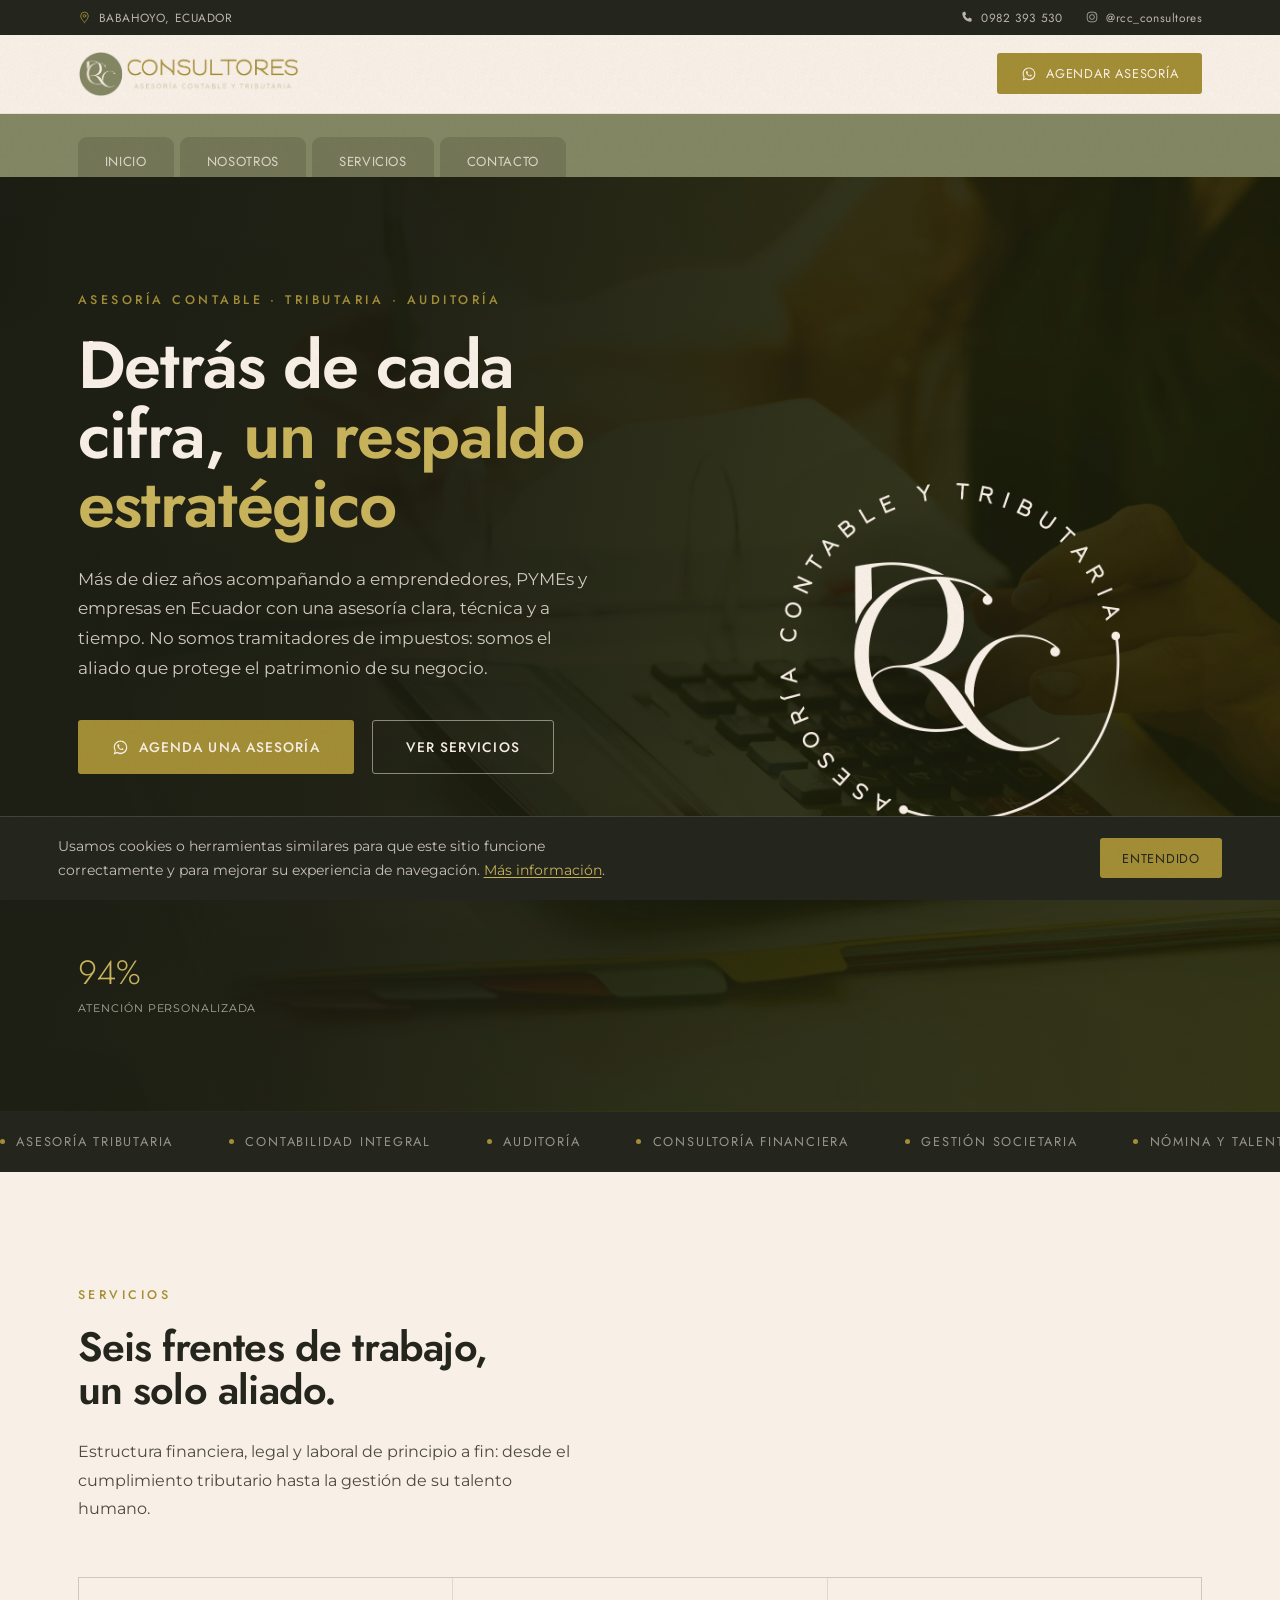
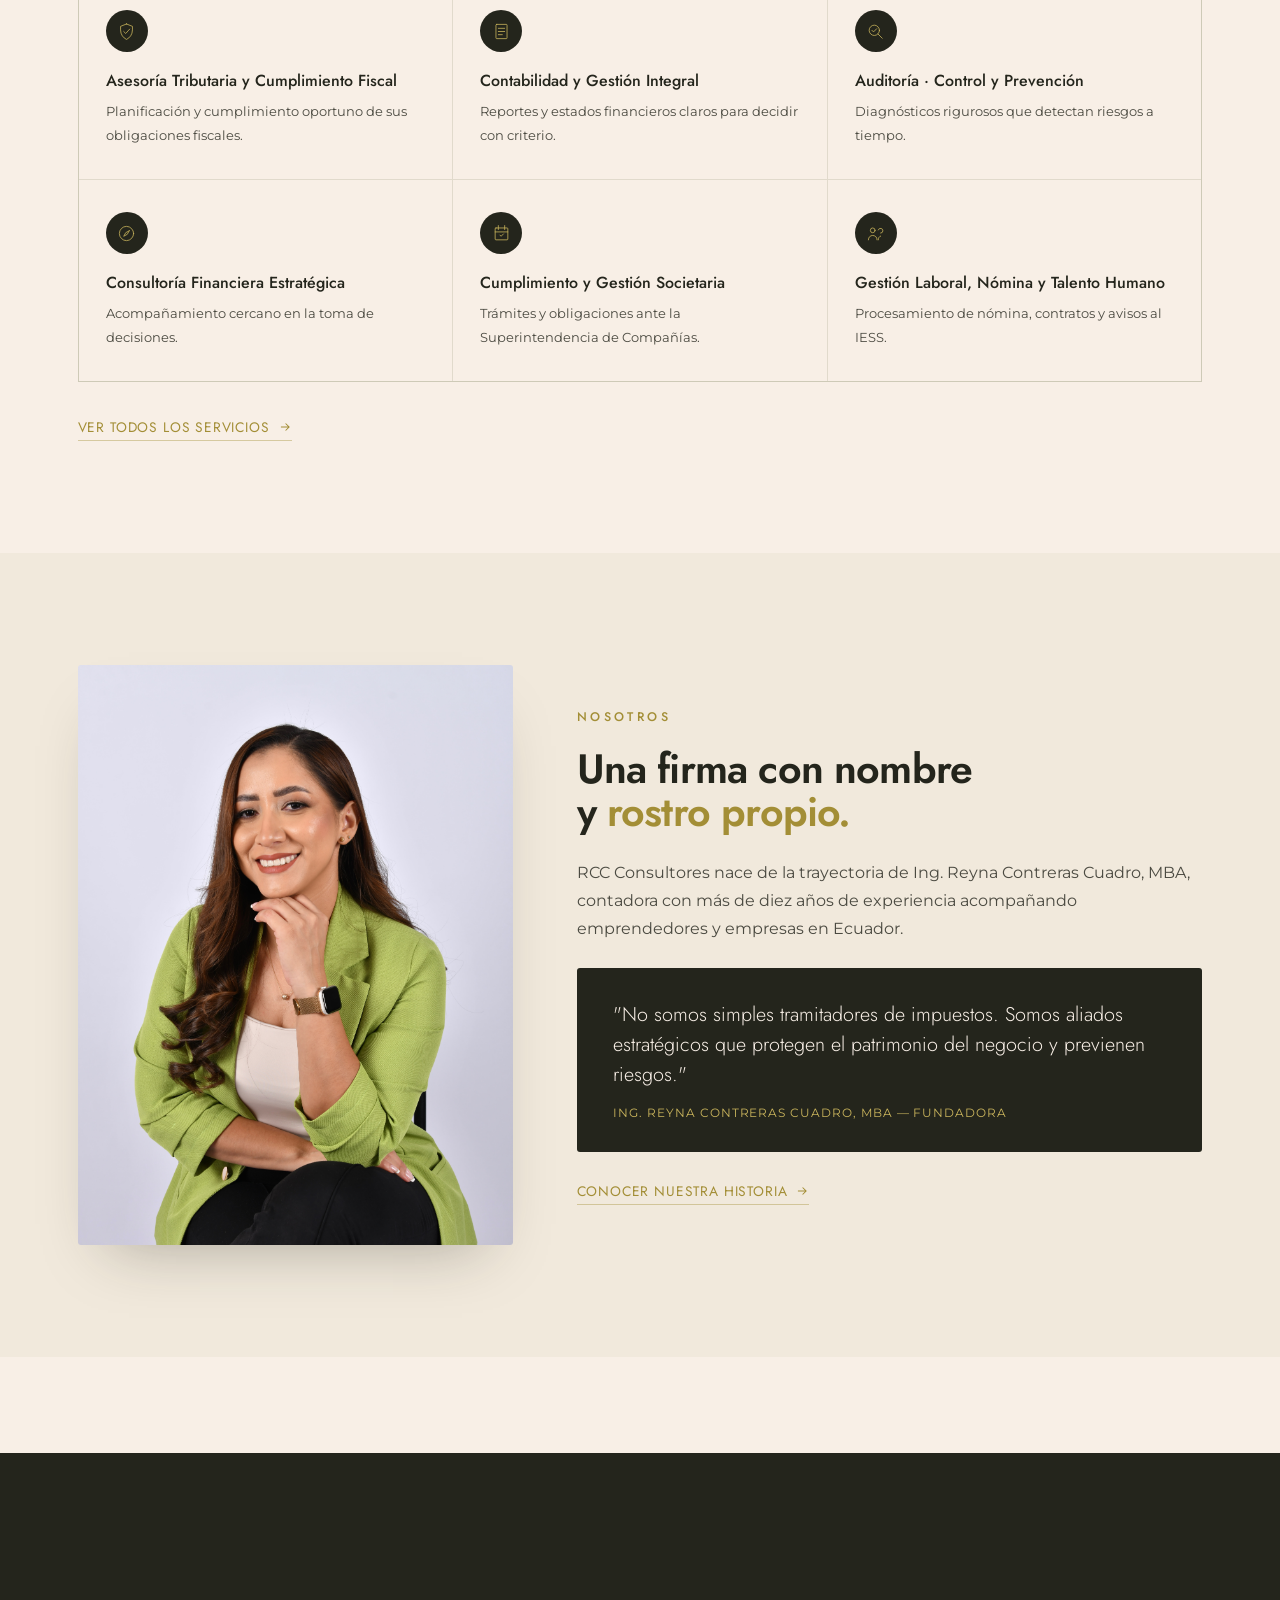
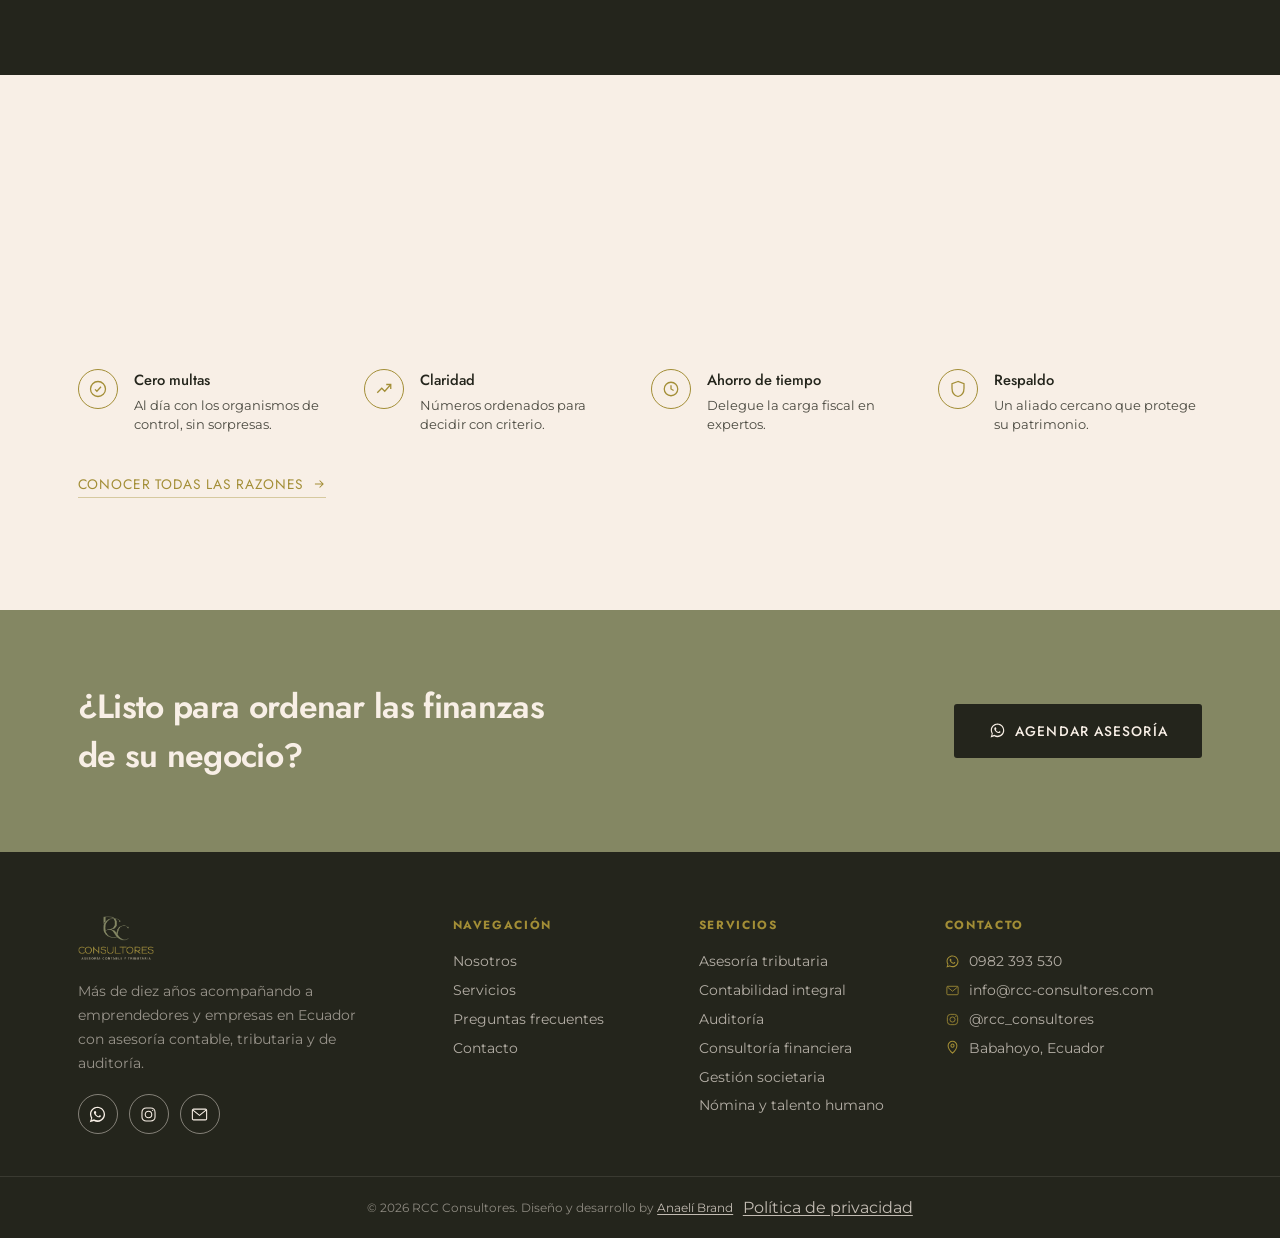
<file: index.html>
<!DOCTYPE html>
<html lang="es">
<head>
<meta charset="UTF-8">
<meta name="viewport" content="width=device-width, initial-scale=1.0">
<title>RCC Consultores | Asesoría Contable y Tributaria</title>
<meta name="description" content="RCC Consultores, firma de Ing. Reyna Contreras Cuadro, MBA. Más de 10 años de asesoría contable, tributaria y auditoría para emprendedores y empresas en Ecuador.">
<link rel="icon" type="image/png" href="/images/favicon.png">
<link rel="preconnect" href="https://fonts.googleapis.com">
<link rel="preconnect" href="https://fonts.gstatic.com" crossorigin>
<link href="https://fonts.googleapis.com/css2?family=Jost:ital,wght@0,300;0,400;0,500;0,600;0,700;1,400&family=Montserrat:wght@300;400;500;600;700&display=swap" rel="stylesheet">
<link rel="stylesheet" href="/css/styles.css">
</head>
<body>

<div class="grain-overlay" aria-hidden="true"></div>

<header class="site-header" id="siteHeader">
  <div class="topbar">
    <div class="container topbar-inner">
      <span class="topbar-loc">
        <svg viewBox="0 0 24 24" fill="none" stroke="currentColor" stroke-width="1.6" stroke-linecap="round" stroke-linejoin="round"><path d="M12 21s7-6.5 7-12a7 7 0 1 0-14 0c0 5.5 7 12 7 12z"/><circle cx="12" cy="9" r="2.5"/></svg>
        Babahoyo, Ecuador
      </span>
      <div class="topbar-links">
        <a href="tel:+593982393530"><svg viewBox="0 0 24 24" fill="currentColor"><path d="M6 3h3l1.5 4.5-2 2c1 2.5 3 4.5 5.5 5.5l2-2L20 15v3c0 1.1-.9 2-2 2C10.5 20 4 13.5 4 6c0-1.1.9-2 2-2z"/></svg>0982 393 530</a>
        <a href="https://www.instagram.com/rcc_consultores/" target="_blank" rel="noopener"><svg viewBox="0 0 32 32" fill="none" stroke="currentColor" stroke-width="1.8"><rect x="5" y="5" width="22" height="22" rx="7"/><circle cx="16" cy="16" r="5.5"/><circle cx="23" cy="9" r="1.1" fill="currentColor" stroke="none"/></svg>@rcc_consultores</a>
      </div>
    </div>
  </div>

  <div class="header-brand-row">
    <div class="container header-brand-inner">
      <a href="/" class="brand-lockup">
        <img src="/images/lockup-horizontal.png" alt="RCC Consultores — Asesoría Contable y Tributaria">
      </a>
      <div style="display:flex; align-items:center; gap:1.2rem;">
        <a href="https://wa.me/593982393530" target="_blank" rel="noopener" class="nav-cta">
          <svg viewBox="0 0 32 32" fill="currentColor"><path d="M16 3C9 3 3.3 8.6 3.3 15.5c0 2.4.7 4.7 1.9 6.7L3 29l7-2.1c1.9 1 4 1.6 6 1.6 7 0 12.7-5.6 12.7-12.5S23 3 16 3zm0 22.8c-1.9 0-3.7-.5-5.3-1.4l-.4-.2-4.2 1.2 1.2-4-.2-.4c-1-1.7-1.6-3.6-1.6-5.6C5.5 9.8 10.2 5.2 16 5.2S26.5 9.8 26.5 15.5 21.8 25.8 16 25.8zm6-7.4c-.3-.2-1.9-1-2.2-1.1-.3-.1-.5-.2-.7.2-.2.3-.8 1.1-1 1.3-.2.2-.4.3-.7.1-.3-.2-1.4-.5-2.6-1.6-1-.9-1.6-2-1.8-2.3-.2-.3 0-.5.1-.7.1-.1.3-.4.5-.5.1-.2.2-.3.3-.5.1-.2 0-.4 0-.5-.1-.2-.7-1.7-.9-2.3-.2-.6-.5-.5-.7-.5h-.6c-.2 0-.5.1-.8.4-.3.3-1 1-1 2.4 0 1.4 1 2.8 1.2 3 .1.2 2 3.1 4.9 4.3.7.3 1.2.5 1.6.6.7.2 1.3.2 1.8.1.5-.1 1.9-.8 2.1-1.5.3-.7.3-1.3.2-1.5-.1-.1-.3-.2-.6-.4z"/></svg>
          Agendar asesoría
        </a>
        <button class="menu-toggle" id="menuToggle" aria-label="Abrir menú" aria-expanded="false"><span></span><span></span><span></span></button>
      </div>
    </div>
  </div>

  <div class="tab-bar">
    <div class="container tab-bar-inner">
      <a href="/" data-page="index">Inicio</a>
      <a href="/nosotros/" data-page="nosotros">Nosotros</a>
      <a href="/servicios/" data-page="servicios">Servicios</a>
      <a href="/contacto/" data-page="contacto">Contacto</a>
    </div>
  </div>
</header>

<nav class="mobile-nav" id="mobileNav">
  <a href="/" data-page="index">Inicio</a>
  <a href="/nosotros/" data-page="nosotros">Nosotros</a>
  <a href="/servicios/" data-page="servicios">Servicios</a>
  <a href="/contacto/" data-page="contacto">Contacto</a>
  <a href="https://wa.me/593982393530" target="_blank" rel="noopener" class="nav-cta">Agendar asesoría</a>
</nav>

<!-- ============ HERO ============ -->
<section class="hero">
  <div class="container hero-inner">
    <div>
      <p class="eyebrow eyebrow--light reveal">Asesoría Contable · Tributaria · Auditoría</p>
      <h1 class="display-title hero-title reveal">Detrás de cada cifra, <span class="underline-draw">un respaldo estratégico</span></h1>
      <p class="hero-sub reveal">Más de diez años acompañando a emprendedores, PYMEs y empresas en Ecuador con una asesoría clara, técnica y a tiempo. No somos tramitadores de impuestos: somos el aliado que protege el patrimonio de su negocio.</p>
      <div class="hero-actions reveal">
        <a href="https://wa.me/593982393530" target="_blank" rel="noopener" class="btn btn--gold">
          <svg viewBox="0 0 32 32" fill="currentColor"><path d="M16 3C9 3 3.3 8.6 3.3 15.5c0 2.4.7 4.7 1.9 6.7L3 29l7-2.1c1.9 1 4 1.6 6 1.6 7 0 12.7-5.6 12.7-12.5S23 3 16 3zm0 22.8c-1.9 0-3.7-.5-5.3-1.4l-.4-.2-4.2 1.2 1.2-4-.2-.4c-1-1.7-1.6-3.6-1.6-5.6C5.5 9.8 10.2 5.2 16 5.2S26.5 9.8 26.5 15.5 21.8 25.8 16 25.8zm6-7.4c-.3-.2-1.9-1-2.2-1.1-.3-.1-.5-.2-.7.2-.2.3-.8 1.1-1 1.3-.2.2-.4.3-.7.1-.3-.2-1.4-.5-2.6-1.6-1-.9-1.6-2-1.8-2.3-.2-.3 0-.5.1-.7.1-.1.3-.4.5-.5.1-.2.2-.3.3-.5.1-.2 0-.4 0-.5-.1-.2-.7-1.7-.9-2.3-.2-.6-.5-.5-.7-.5h-.6c-.2 0-.5.1-.8.4-.3.3-1 1-1 2.4 0 1.4 1 2.8 1.2 3 .1.2 2 3.1 4.9 4.3.7.3 1.2.5 1.6.6.7.2 1.3.2 1.8.1.5-.1 1.9-.8 2.1-1.5.3-.7.3-1.3.2-1.5-.1-.1-.3-.2-.6-.4z"/></svg>
          Agenda una asesoría
        </a>
        <a href="/servicios/" class="btn btn--outline-light">Ver servicios</a>
      </div>

      <div class="hero-stats reveal">
        <div><strong data-count="10" data-suffix="+">0</strong><span>Años de trayectoria</span></div>
        <div><strong data-count="6" data-suffix="">0</strong><span>Áreas de especialidad</span></div>
        <div><strong data-count="100" data-suffix="%">0</strong><span>Atención personalizada</span></div>
      </div>
    </div>

    <div class="hero-seal reveal-scale">
      <img src="/images/ring-cream.png" alt="Sello RCC Consultores" class="seal-badge">
    </div>
  </div>
</section>

<!-- ============ TRUST STRIP ============ -->
<div class="trust-strip" aria-hidden="true">
  <div class="trust-track">
    <span>Asesoría Tributaria</span><span>Contabilidad Integral</span><span>Auditoría</span><span>Consultoría Financiera</span><span>Gestión Societaria</span><span>Nómina y Talento Humano</span><span>Babahoyo, Ecuador</span>
    <span>Asesoría Tributaria</span><span>Contabilidad Integral</span><span>Auditoría</span><span>Consultoría Financiera</span><span>Gestión Societaria</span><span>Nómina y Talento Humano</span><span>Babahoyo, Ecuador</span>
  </div>
</div>

<!-- ============ SERVICIOS (mini) ============ -->
<section class="folder-section">
  <div class="container">
    <div class="section-head reveal">
      <p class="eyebrow">Servicios</p>
      <h2 class="display-title">Seis frentes de trabajo,<br>un solo aliado.</h2>
      <p class="section-lead">Estructura financiera, legal y laboral de principio a fin: desde el cumplimiento tributario hasta la gestión de su talento humano.</p>
    </div>

    <div class="mini-grid">
      <div class="mini-card reveal">
        <span class="mini-icon"><svg viewBox="0 0 48 48" fill="none" stroke="currentColor" stroke-width="2" stroke-linecap="round" stroke-linejoin="round"><path d="M24 5 9 11v9c0 12 6.8 20 15 24 8.2-4 15-12 15-24v-9L24 5Z"/><path d="M17 24l5 5 10-11"/></svg></span>
        <h3>Asesoría Tributaria y Cumplimiento Fiscal</h3>
        <p>Planificación y cumplimiento oportuno de sus obligaciones fiscales.</p>
      </div>
      <div class="mini-card reveal">
        <span class="mini-icon"><svg viewBox="0 0 48 48" fill="none" stroke="currentColor" stroke-width="2" stroke-linecap="round" stroke-linejoin="round"><rect x="10" y="6" width="28" height="36" rx="2"/><path d="M16 16h16M16 24h16M16 32h10"/></svg></span>
        <h3>Contabilidad y Gestión Integral</h3>
        <p>Reportes y estados financieros claros para decidir con criterio.</p>
      </div>
      <div class="mini-card reveal">
        <span class="mini-icon"><svg viewBox="0 0 48 48" fill="none" stroke="currentColor" stroke-width="2" stroke-linecap="round" stroke-linejoin="round"><circle cx="21" cy="21" r="13"/><path d="M30.5 30.5 41 41"/><path d="M15 21l4 4 8-8"/></svg></span>
        <h3>Auditoría · Control y Prevención</h3>
        <p>Diagnósticos rigurosos que detectan riesgos a tiempo.</p>
      </div>
      <div class="mini-card reveal">
        <span class="mini-icon"><svg viewBox="0 0 48 48" fill="none" stroke="currentColor" stroke-width="2" stroke-linecap="round" stroke-linejoin="round"><circle cx="24" cy="24" r="18"/><path d="M31 17l-5 9-9 5 5-9 9-5Z"/></svg></span>
        <h3>Consultoría Financiera Estratégica</h3>
        <p>Acompañamiento cercano en la toma de decisiones.</p>
      </div>
      <div class="mini-card reveal">
        <span class="mini-icon"><svg viewBox="0 0 48 48" fill="none" stroke="currentColor" stroke-width="2" stroke-linecap="round" stroke-linejoin="round"><rect x="8" y="10" width="32" height="30" rx="2"/><path d="M16 4v10M32 4v10M8 20h32"/><path d="M20 28l3 3 6-6"/></svg></span>
        <h3>Cumplimiento y Gestión Societaria</h3>
        <p>Trámites y obligaciones ante la Superintendencia de Compañías.</p>
      </div>
      <div class="mini-card reveal">
        <span class="mini-icon"><svg viewBox="0 0 48 48" fill="none" stroke="currentColor" stroke-width="2" stroke-linecap="round" stroke-linejoin="round"><circle cx="17" cy="16" r="6"/><path d="M6 40c0-7 5-11 11-11s11 4 11 11"/><path d="M31 15a6 6 0 1 1 6 8"/><path d="M31 40c0-5 2-8 6-9.5"/></svg></span>
        <h3>Gestión Laboral, Nómina y Talento Humano</h3>
        <p>Procesamiento de nómina, contratos y avisos al IESS.</p>
      </div>
    </div>

    <div class="reveal" style="margin-top:2.2rem;">
      <a href="/servicios/" class="text-link">Ver todos los servicios
        <svg viewBox="0 0 24 24" fill="none" stroke="currentColor" stroke-width="1.8"><path d="M5 12h14M13 6l6 6-6 6"/></svg>
      </a>
    </div>
  </div>
</section>

<!-- ============ FEATURE ÚNICA — Reyna + cita ============ -->
<section class="folder-section folder-section--tinted">
  <div class="container feature-grid">
    <div class="reveal">
      <div class="portrait-frame">
        <img src="/images/reyna-green.jpg" alt="Ing. Reyna Contreras Cuadro, MBA, fundadora de RCC Consultores" loading="lazy">
      </div>
    </div>
    <div class="reveal">
      <p class="eyebrow">Nosotros</p>
      <h2 class="display-title">Una firma con nombre<br>y <em>rostro propio.</em></h2>
      <p>RCC Consultores nace de la trayectoria de Ing. Reyna Contreras Cuadro, MBA, contadora con más de diez años de experiencia acompañando emprendedores y empresas en Ecuador.</p>
      <div class="pull-quote">
        <p>"No somos simples tramitadores de impuestos. Somos aliados estratégicos que protegen el patrimonio del negocio y previenen riesgos."</p>
        <span>Ing. Reyna Contreras Cuadro, MBA — Fundadora</span>
      </div>
      <div style="margin-top:1.8rem;">
        <a href="/nosotros/" class="text-link">Conocer nuestra historia
          <svg viewBox="0 0 24 24" fill="none" stroke="currentColor" stroke-width="1.8"><path d="M5 12h14M13 6l6 6-6 6"/></svg>
        </a>
      </div>
    </div>
  </div>
</section>

<!-- ============ TRAYECTORIA — contadores ============ -->
<section class="trayectoria">
  <div class="container trayectoria-inner">
    <div class="reveal"><strong data-count="10" data-suffix="+">0</strong><span>Años de experiencia</span></div>
    <div class="reveal"><strong data-count="6" data-suffix="">0</strong><span>Áreas de especialidad</span></div>
    <div class="reveal"><strong data-count="1" data-suffix=" a 1">0</strong><span>Atención personalizada</span></div>
    <div class="reveal"><strong data-count="100" data-suffix="%">0</strong><span>Compromiso con su negocio</span></div>
  </div>
</section>

<!-- ============ POR QUÉ RCC (chips) ============ -->
<section class="folder-section">
  <div class="container">
    <div class="section-head reveal">
      <p class="eyebrow">Por qué RCC</p>
      <h2 class="display-title">Trabajamos para que<br>usted se enfoque en crecer.</h2>
    </div>

    <div class="benefit-chips">
      <div class="benefit-chip reveal">
        <span class="chip-icon"><svg viewBox="0 0 24 24" fill="none" stroke="currentColor" stroke-width="1.7"><circle cx="12" cy="12" r="10"/><path d="M8 12.5l2.5 2.5L16 9"/></svg></span>
        <span class="chip-text"><strong>Cero multas</strong><span>Al día con los organismos de control, sin sorpresas.</span></span>
      </div>
      <div class="benefit-chip reveal">
        <span class="chip-icon"><svg viewBox="0 0 24 24" fill="none" stroke="currentColor" stroke-width="1.7"><path d="M3 17l6-6 4 4 8-9"/><path d="M15 6h6v6"/></svg></span>
        <span class="chip-text"><strong>Claridad</strong><span>Números ordenados para decidir con criterio.</span></span>
      </div>
      <div class="benefit-chip reveal">
        <span class="chip-icon"><svg viewBox="0 0 24 24" fill="none" stroke="currentColor" stroke-width="1.7"><circle cx="12" cy="12" r="9"/><path d="M12 7v5l3.5 2"/></svg></span>
        <span class="chip-text"><strong>Ahorro de tiempo</strong><span>Delegue la carga fiscal en expertos.</span></span>
      </div>
      <div class="benefit-chip reveal">
        <span class="chip-icon"><svg viewBox="0 0 24 24" fill="none" stroke="currentColor" stroke-width="1.7"><path d="M12 2 4 5v6c0 6 3.4 10 8 11 4.6-1 8-5 8-11V5l-8-3Z"/></svg></span>
        <span class="chip-text"><strong>Respaldo</strong><span>Un aliado cercano que protege su patrimonio.</span></span>
      </div>
    </div>

    <div class="reveal" style="margin-top:2.4rem;">
      <a href="/nosotros/" class="text-link">Conocer todas las razones
        <svg viewBox="0 0 24 24" fill="none" stroke="currentColor" stroke-width="1.8"><path d="M5 12h14M13 6l6 6-6 6"/></svg>
      </a>
    </div>
  </div>
</section>

<!-- ============ CTA ============ -->
<section class="cta-band">
  <div class="container cta-band-inner">
    <h2 class="reveal">¿Listo para ordenar las finanzas de su negocio?</h2>
    <div class="cta-band-actions reveal">
      <a href="https://wa.me/593982393530" target="_blank" rel="noopener" class="btn btn--dark">
        <svg viewBox="0 0 32 32" fill="currentColor"><path d="M16 3C9 3 3.3 8.6 3.3 15.5c0 2.4.7 4.7 1.9 6.7L3 29l7-2.1c1.9 1 4 1.6 6 1.6 7 0 12.7-5.6 12.7-12.5S23 3 16 3zm0 22.8c-1.9 0-3.7-.5-5.3-1.4l-.4-.2-4.2 1.2 1.2-4-.2-.4c-1-1.7-1.6-3.6-1.6-5.6C5.5 9.8 10.2 5.2 16 5.2S26.5 9.8 26.5 15.5 21.8 25.8 16 25.8zm6-7.4c-.3-.2-1.9-1-2.2-1.1-.3-.1-.5-.2-.7.2-.2.3-.8 1.1-1 1.3-.2.2-.4.3-.7.1-.3-.2-1.4-.5-2.6-1.6-1-.9-1.6-2-1.8-2.3-.2-.3 0-.5.1-.7.1-.1.3-.4.5-.5.1-.2.2-.3.3-.5.1-.2 0-.4 0-.5-.1-.2-.7-1.7-.9-2.3-.2-.6-.5-.5-.7-.5h-.6c-.2 0-.5.1-.8.4-.3.3-1 1-1 2.4 0 1.4 1 2.8 1.2 3 .1.2 2 3.1 4.9 4.3.7.3 1.2.5 1.6.6.7.2 1.3.2 1.8.1.5-.1 1.9-.8 2.1-1.5.3-.7.3-1.3.2-1.5-.1-.1-.3-.2-.6-.4z"/></svg>
        Agendar asesoría
      </a>
    </div>
  </div>
</section>

<!-- ============ FOOTER ============ -->
<footer class="site-footer">
  <div class="container footer-inner">
    <div class="footer-brand">
      <a href="/"><img src="/images/lockup-vertical.png" alt="RCC Consultores"></a>
      <p>Más de diez años acompañando a emprendedores y empresas en Ecuador con asesoría contable, tributaria y de auditoría.</p>
      <div class="footer-social">
        <a href="https://wa.me/593982393530" target="_blank" rel="noopener" aria-label="WhatsApp"><svg viewBox="0 0 32 32" fill="currentColor"><path d="M16 3C9 3 3.3 8.6 3.3 15.5c0 2.4.7 4.7 1.9 6.7L3 29l7-2.1c1.9 1 4 1.6 6 1.6 7 0 12.7-5.6 12.7-12.5S23 3 16 3zm0 22.8c-1.9 0-3.7-.5-5.3-1.4l-.4-.2-4.2 1.2 1.2-4-.2-.4c-1-1.7-1.6-3.6-1.6-5.6C5.5 9.8 10.2 5.2 16 5.2S26.5 9.8 26.5 15.5 21.8 25.8 16 25.8zm6-7.4c-.3-.2-1.9-1-2.2-1.1-.3-.1-.5-.2-.7.2-.2.3-.8 1.1-1 1.3-.2.2-.4.3-.7.1-.3-.2-1.4-.5-2.6-1.6-1-.9-1.6-2-1.8-2.3-.2-.3 0-.5.1-.7.1-.1.3-.4.5-.5.1-.2.2-.3.3-.5.1-.2 0-.4 0-.5-.1-.2-.7-1.7-.9-2.3-.2-.6-.5-.5-.7-.5h-.6c-.2 0-.5.1-.8.4-.3.3-1 1-1 2.4 0 1.4 1 2.8 1.2 3 .1.2 2 3.1 4.9 4.3.7.3 1.2.5 1.6.6.7.2 1.3.2 1.8.1.5-.1 1.9-.8 2.1-1.5.3-.7.3-1.3.2-1.5-.1-.1-.3-.2-.6-.4z"/></svg></a>
        <a href="https://www.instagram.com/rcc_consultores/" target="_blank" rel="noopener" aria-label="Instagram"><svg viewBox="0 0 32 32" fill="none" stroke="currentColor" stroke-width="1.8"><rect x="5" y="5" width="22" height="22" rx="7"/><circle cx="16" cy="16" r="5.5"/><circle cx="23" cy="9" r="1.1" fill="currentColor" stroke="none"/></svg></a>
        <a href="mailto:info@rcc-consultores.com" aria-label="Correo"><svg viewBox="0 0 32 32" fill="none" stroke="currentColor" stroke-width="1.8"><rect x="4" y="7" width="24" height="18" rx="2"/><path d="M5 8.5 16 17.5 27 8.5"/></svg></a>
      </div>
    </div>

    <div class="footer-col">
      <h4>Navegación</h4>
      <a href="/nosotros/">Nosotros</a>
      <a href="/servicios/">Servicios</a>
      <a href="/servicios/#preguntas-frecuentes">Preguntas frecuentes</a>
      <a href="/contacto/">Contacto</a>
    </div>

    <div class="footer-col">
      <h4>Servicios</h4>
      <a href="/servicios/">Asesoría tributaria</a>
      <a href="/servicios/">Contabilidad integral</a>
      <a href="/servicios/">Auditoría</a>
      <a href="/servicios/">Consultoría financiera</a>
      <a href="/servicios/">Gestión societaria</a>
      <a href="/servicios/">Nómina y talento humano</a>
    </div>

    <div class="footer-col">
      <h4>Contacto</h4>
      <a href="https://wa.me/593982393530" target="_blank" rel="noopener"><svg viewBox="0 0 32 32" fill="currentColor"><path d="M16 3C9 3 3.3 8.6 3.3 15.5c0 2.4.7 4.7 1.9 6.7L3 29l7-2.1c1.9 1 4 1.6 6 1.6 7 0 12.7-5.6 12.7-12.5S23 3 16 3zm0 22.8c-1.9 0-3.7-.5-5.3-1.4l-.4-.2-4.2 1.2 1.2-4-.2-.4c-1-1.7-1.6-3.6-1.6-5.6C5.5 9.8 10.2 5.2 16 5.2S26.5 9.8 26.5 15.5 21.8 25.8 16 25.8zm6-7.4c-.3-.2-1.9-1-2.2-1.1-.3-.1-.5-.2-.7.2-.2.3-.8 1.1-1 1.3-.2.2-.4.3-.7.1-.3-.2-1.4-.5-2.6-1.6-1-.9-1.6-2-1.8-2.3-.2-.3 0-.5.1-.7.1-.1.3-.4.5-.5.1-.2.2-.3.3-.5.1-.2 0-.4 0-.5-.1-.2-.7-1.7-.9-2.3-.2-.6-.5-.5-.7-.5h-.6c-.2 0-.5.1-.8.4-.3.3-1 1-1 2.4 0 1.4 1 2.8 1.2 3 .1.2 2 3.1 4.9 4.3.7.3 1.2.5 1.6.6.7.2 1.3.2 1.8.1.5-.1 1.9-.8 2.1-1.5.3-.7.3-1.3.2-1.5-.1-.1-.3-.2-.6-.4z"/></svg>0982 393 530</a>
      <a href="mailto:info@rcc-consultores.com"><svg viewBox="0 0 32 32" fill="none" stroke="currentColor" stroke-width="1.8"><rect x="4" y="7" width="24" height="18" rx="2"/><path d="M5 8.5 16 17.5 27 8.5"/></svg>info@rcc-consultores.com</a>
      <a href="https://www.instagram.com/rcc_consultores/" target="_blank" rel="noopener"><svg viewBox="0 0 32 32" fill="none" stroke="currentColor" stroke-width="1.8"><rect x="5" y="5" width="22" height="22" rx="7"/><circle cx="16" cy="16" r="5.5"/><circle cx="23" cy="9" r="1.1" fill="currentColor" stroke="none"/></svg>@rcc_consultores</a>
      <span><svg viewBox="0 0 24 24" fill="none" stroke="currentColor" stroke-width="1.7" stroke-linecap="round" stroke-linejoin="round"><path d="M12 21s7-6.5 7-12a7 7 0 1 0-14 0c0 5.5 7 12 7 12z"/><circle cx="12" cy="9" r="2.5"/></svg>Babahoyo, Ecuador</span>
    </div>
  </div>

  <div class="footer-bottom">
    <div class="container footer-bottom-inner">
      <span>© <span id="year"></span> RCC Consultores. Diseño y desarrollo by <a href="https://www.instagram.com/anaeli.brand/" target="_blank" rel="noopener" class="credit-link">Anaelí Brand</a></span>
      <a href="/privacidad/" class="credit-link">Política de privacidad</a>
    </div>
  </div>
</footer>


<div class="cookie-banner" id="cookieBanner">
  <div class="cookie-banner-inner">
    <p class="cookie-banner-text">Usamos cookies o herramientas similares para que este sitio funcione correctamente y para mejorar su experiencia de navegación. <a href="/privacidad/">Más información</a>.</p>
    <div class="cookie-banner-actions">
      <button type="button" class="cookie-accept" id="cookieAccept">Entendido</button>
    </div>
  </div>
</div>

<script src="/js/main.js?v=3"></script>
</body>
</html>
</file>
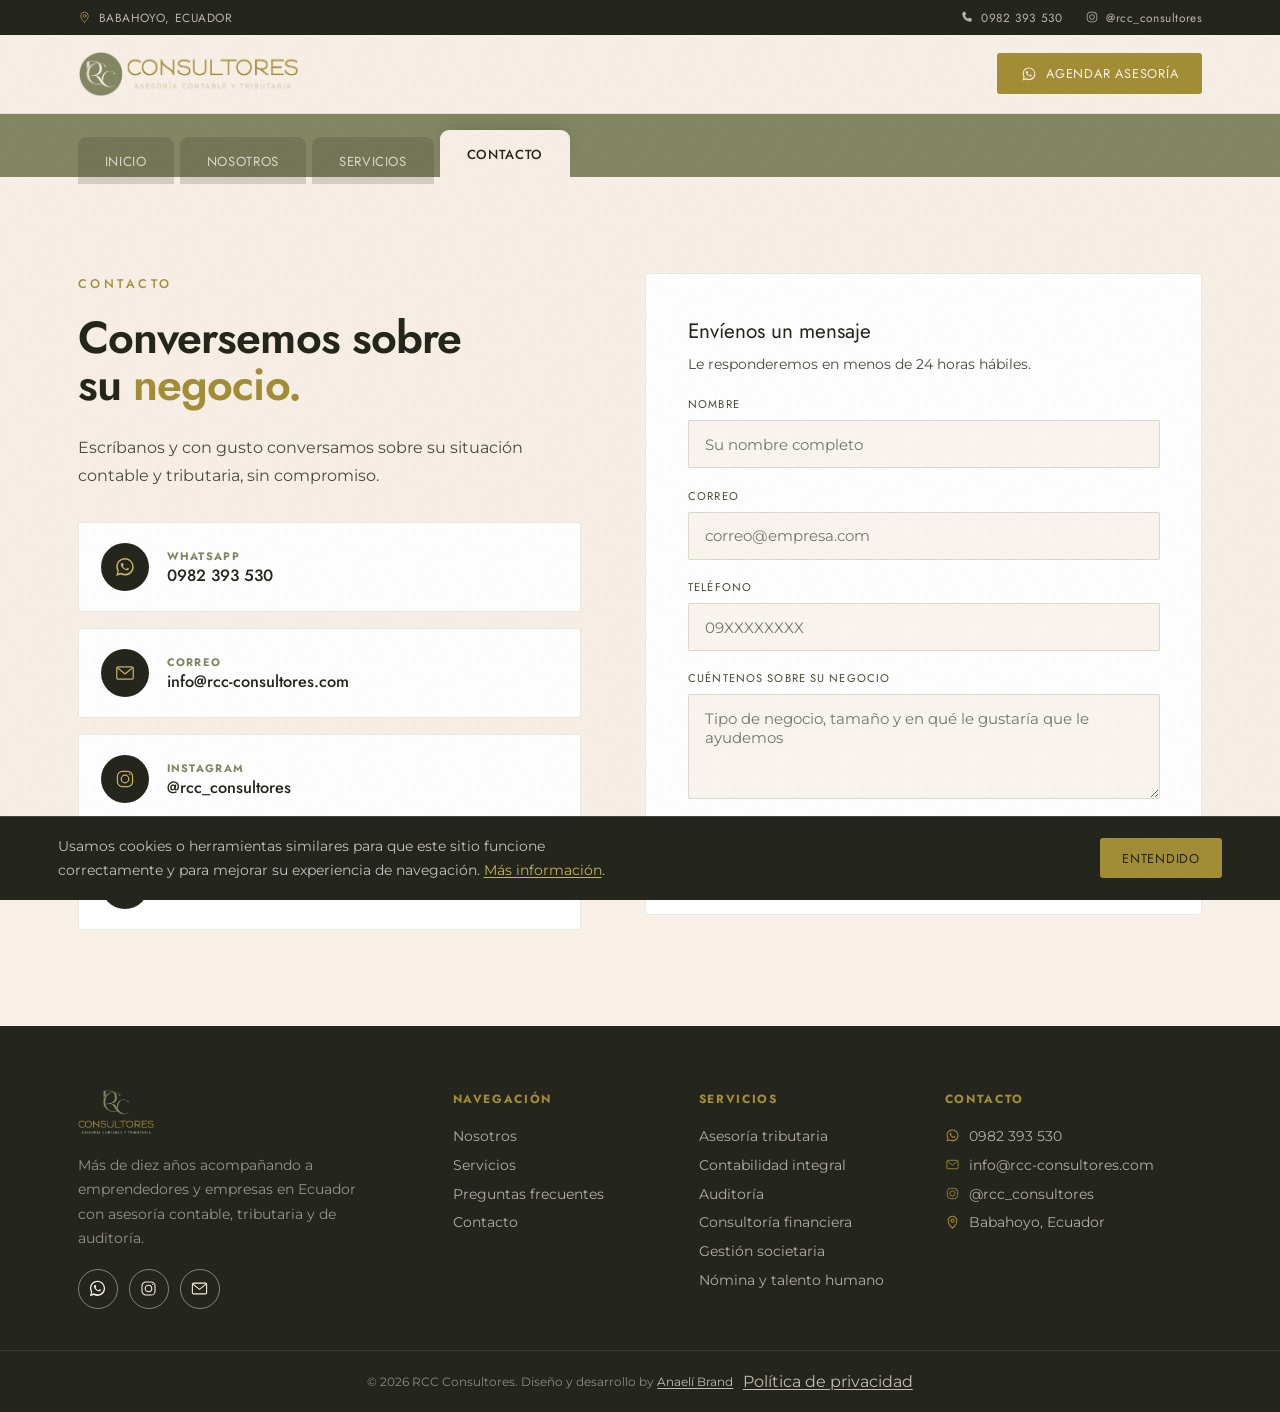
<file: contacto/index.html>
<!DOCTYPE html>
<html lang="es">
<head>
<meta charset="UTF-8">
<meta name="viewport" content="width=device-width, initial-scale=1.0">
<title>Contacto | RCC Consultores</title>
<meta name="description" content="Conversemos sobre su negocio. WhatsApp, correo e Instagram de RCC Consultores, asesoría contable y tributaria en Ecuador.">
<link rel="icon" type="image/png" href="/images/favicon.png">
<link rel="preconnect" href="https://fonts.googleapis.com">
<link rel="preconnect" href="https://fonts.gstatic.com" crossorigin>
<link href="https://fonts.googleapis.com/css2?family=Jost:ital,wght@0,300;0,400;0,500;0,600;0,700;1,400&family=Montserrat:wght@300;400;500;600;700&display=swap" rel="stylesheet">
<link rel="stylesheet" href="/css/styles.css">
</head>
<body>

<div class="grain-overlay" aria-hidden="true"></div>

<header class="site-header" id="siteHeader">
  <div class="topbar">
    <div class="container topbar-inner">
      <span class="topbar-loc">
        <svg viewBox="0 0 24 24" fill="none" stroke="currentColor" stroke-width="1.6" stroke-linecap="round" stroke-linejoin="round"><path d="M12 21s7-6.5 7-12a7 7 0 1 0-14 0c0 5.5 7 12 7 12z"/><circle cx="12" cy="9" r="2.5"/></svg>
        Babahoyo, Ecuador
      </span>
      <div class="topbar-links">
        <a href="tel:+593982393530"><svg viewBox="0 0 24 24" fill="currentColor"><path d="M6 3h3l1.5 4.5-2 2c1 2.5 3 4.5 5.5 5.5l2-2L20 15v3c0 1.1-.9 2-2 2C10.5 20 4 13.5 4 6c0-1.1.9-2 2-2z"/></svg>0982 393 530</a>
        <a href="https://www.instagram.com/rcc_consultores/" target="_blank" rel="noopener"><svg viewBox="0 0 32 32" fill="none" stroke="currentColor" stroke-width="1.8"><rect x="5" y="5" width="22" height="22" rx="7"/><circle cx="16" cy="16" r="5.5"/><circle cx="23" cy="9" r="1.1" fill="currentColor" stroke="none"/></svg>@rcc_consultores</a>
      </div>
    </div>
  </div>

  <div class="header-brand-row">
    <div class="container header-brand-inner">
      <a href="/" class="brand-lockup">
        <img src="/images/lockup-horizontal.png" alt="RCC Consultores — Asesoría Contable y Tributaria">
      </a>
      <div style="display:flex; align-items:center; gap:1.2rem;">
        <a href="https://wa.me/593982393530" target="_blank" rel="noopener" class="nav-cta">
          <svg viewBox="0 0 32 32" fill="currentColor"><path d="M16 3C9 3 3.3 8.6 3.3 15.5c0 2.4.7 4.7 1.9 6.7L3 29l7-2.1c1.9 1 4 1.6 6 1.6 7 0 12.7-5.6 12.7-12.5S23 3 16 3zm0 22.8c-1.9 0-3.7-.5-5.3-1.4l-.4-.2-4.2 1.2 1.2-4-.2-.4c-1-1.7-1.6-3.6-1.6-5.6C5.5 9.8 10.2 5.2 16 5.2S26.5 9.8 26.5 15.5 21.8 25.8 16 25.8zm6-7.4c-.3-.2-1.9-1-2.2-1.1-.3-.1-.5-.2-.7.2-.2.3-.8 1.1-1 1.3-.2.2-.4.3-.7.1-.3-.2-1.4-.5-2.6-1.6-1-.9-1.6-2-1.8-2.3-.2-.3 0-.5.1-.7.1-.1.3-.4.5-.5.1-.2.2-.3.3-.5.1-.2 0-.4 0-.5-.1-.2-.7-1.7-.9-2.3-.2-.6-.5-.5-.7-.5h-.6c-.2 0-.5.1-.8.4-.3.3-1 1-1 2.4 0 1.4 1 2.8 1.2 3 .1.2 2 3.1 4.9 4.3.7.3 1.2.5 1.6.6.7.2 1.3.2 1.8.1.5-.1 1.9-.8 2.1-1.5.3-.7.3-1.3.2-1.5-.1-.1-.3-.2-.6-.4z"/></svg>
          Agendar asesoría
        </a>
        <button class="menu-toggle" id="menuToggle" aria-label="Abrir menú" aria-expanded="false"><span></span><span></span><span></span></button>
      </div>
    </div>
  </div>

  <div class="tab-bar">
    <div class="container tab-bar-inner">
      <a href="/" data-page="index">Inicio</a>
      <a href="/nosotros/" data-page="nosotros">Nosotros</a>
      <a href="/servicios/" data-page="servicios">Servicios</a>
      <a href="/contacto/" data-page="contacto">Contacto</a>
    </div>
  </div>
</header>

<nav class="mobile-nav" id="mobileNav">
  <a href="/" data-page="index">Inicio</a>
  <a href="/nosotros/" data-page="nosotros">Nosotros</a>
  <a href="/servicios/" data-page="servicios">Servicios</a>
  <a href="/contacto/" data-page="contacto">Contacto</a>
  <a href="https://wa.me/593982393530" target="_blank" rel="noopener" class="nav-cta">Agendar asesoría</a>
</nav>

<!-- ============ CONTACTO ============ -->
<section class="contacto-hero">
  <div class="container contacto-grid">

    <div class="reveal">
      <p class="eyebrow">Contacto</p>
      <h1 class="display-title" style="font-size:clamp(2.1rem,3.6vw,2.8rem);">Conversemos sobre<br>su <em>negocio.</em></h1>
      <p>Escríbanos y con gusto conversamos sobre su situación contable y tributaria, sin compromiso.</p>

      <div class="contact-cards">
        <a href="https://wa.me/593982393530" target="_blank" rel="noopener" class="contact-card">
          <span class="contact-icon"><svg viewBox="0 0 32 32" fill="currentColor"><path d="M16 3C9 3 3.3 8.6 3.3 15.5c0 2.4.7 4.7 1.9 6.7L3 29l7-2.1c1.9 1 4 1.6 6 1.6 7 0 12.7-5.6 12.7-12.5S23 3 16 3zm0 22.8c-1.9 0-3.7-.5-5.3-1.4l-.4-.2-4.2 1.2 1.2-4-.2-.4c-1-1.7-1.6-3.6-1.6-5.6C5.5 9.8 10.2 5.2 16 5.2S26.5 9.8 26.5 15.5 21.8 25.8 16 25.8zm6-7.4c-.3-.2-1.9-1-2.2-1.1-.3-.1-.5-.2-.7.2-.2.3-.8 1.1-1 1.3-.2.2-.4.3-.7.1-.3-.2-1.4-.5-2.6-1.6-1-.9-1.6-2-1.8-2.3-.2-.3 0-.5.1-.7.1-.1.3-.4.5-.5.1-.2.2-.3.3-.5.1-.2 0-.4 0-.5-.1-.2-.7-1.7-.9-2.3-.2-.6-.5-.5-.7-.5h-.6c-.2 0-.5.1-.8.4-.3.3-1 1-1 2.4 0 1.4 1 2.8 1.2 3 .1.2 2 3.1 4.9 4.3.7.3 1.2.5 1.6.6.7.2 1.3.2 1.8.1.5-.1 1.9-.8 2.1-1.5.3-.7.3-1.3.2-1.5-.1-.1-.3-.2-.6-.4z"/></svg></span>
          <div class="contact-text">
            <strong>WhatsApp</strong>
            <span>0982 393 530</span>
          </div>
        </a>

        <a href="mailto:info@rcc-consultores.com" class="contact-card">
          <span class="contact-icon"><svg viewBox="0 0 32 32" fill="none" stroke="currentColor" stroke-width="1.8"><rect x="4" y="7" width="24" height="18" rx="2"/><path d="M5 8.5 16 17.5 27 8.5"/></svg></span>
          <div class="contact-text">
            <strong>Correo</strong>
            <span>info@rcc-consultores.com</span>
          </div>
        </a>

        <a href="https://www.instagram.com/rcc_consultores/" target="_blank" rel="noopener" class="contact-card">
          <span class="contact-icon"><svg viewBox="0 0 32 32" fill="none" stroke="currentColor" stroke-width="1.8"><rect x="5" y="5" width="22" height="22" rx="7"/><circle cx="16" cy="16" r="5.5"/><circle cx="23" cy="9" r="1.1" fill="currentColor" stroke="none"/></svg></span>
          <div class="contact-text">
            <strong>Instagram</strong>
            <span>@rcc_consultores</span>
          </div>
        </a>

        <a href="tel:+593982393530" class="contact-card">
          <span class="contact-icon"><svg viewBox="0 0 24 24" fill="currentColor"><path d="M6 3h3l1.5 4.5-2 2c1 2.5 3 4.5 5.5 5.5l2-2L20 15v3c0 1.1-.9 2-2 2C10.5 20 4 13.5 4 6c0-1.1.9-2 2-2z"/></svg></span>
          <div class="contact-text">
            <strong>Teléfono</strong>
            <span>0982 393 530</span>
          </div>
        </a>
      </div>

    </div>

    <form class="contacto-form reveal" action="https://formsubmit.co/info@rcc-consultores.com" method="POST">
      <input type="hidden" name="_subject" value="Nuevo contacto desde el sitio web de RCC Consultores">
      <input type="hidden" name="_template" value="table">
      <input type="hidden" name="_next" value="https://rcc-consultores.com/gracias/">
      <input type="hidden" name="_captcha" value="false">

      <div class="contacto-form-head">
        <h3>Envíenos un mensaje</h3>
        <p>Le responderemos en menos de 24 horas hábiles.</p>
      </div>

      <label>
        <span class="field-label">Nombre</span>
        <input type="text" name="Nombre" required maxlength="100" placeholder="Su nombre completo">
      </label>
      <label>
        <span class="field-label">Correo</span>
        <input type="email" name="Correo" required maxlength="100" placeholder="correo@empresa.com">
      </label>
      <label>
        <span class="field-label">Teléfono</span>
        <input type="tel" name="Teléfono" maxlength="20" placeholder="09XXXXXXXX">
      </label>
      <label>
        <span class="field-label">Cuéntenos sobre su negocio</span>
        <textarea name="Mensaje" rows="4" required maxlength="2000" placeholder="Tipo de negocio, tamaño y en qué le gustaría que le ayudemos"></textarea>
      </label>

      <button type="submit" class="btn btn--gold btn--full">
        Enviar mensaje
        <svg viewBox="0 0 24 24" fill="none" stroke="currentColor" stroke-width="1.8"><path d="M5 12h14M13 6l6 6-6 6"/></svg>
      </button>
    </form>

  </div>
</section>

<!-- ============ FOOTER ============ -->
<footer class="site-footer">
  <div class="container footer-inner">
    <div class="footer-brand">
      <a href="/"><img src="/images/lockup-vertical.png" alt="RCC Consultores"></a>
      <p>Más de diez años acompañando a emprendedores y empresas en Ecuador con asesoría contable, tributaria y de auditoría.</p>
      <div class="footer-social">
        <a href="https://wa.me/593982393530" target="_blank" rel="noopener" aria-label="WhatsApp"><svg viewBox="0 0 32 32" fill="currentColor"><path d="M16 3C9 3 3.3 8.6 3.3 15.5c0 2.4.7 4.7 1.9 6.7L3 29l7-2.1c1.9 1 4 1.6 6 1.6 7 0 12.7-5.6 12.7-12.5S23 3 16 3zm0 22.8c-1.9 0-3.7-.5-5.3-1.4l-.4-.2-4.2 1.2 1.2-4-.2-.4c-1-1.7-1.6-3.6-1.6-5.6C5.5 9.8 10.2 5.2 16 5.2S26.5 9.8 26.5 15.5 21.8 25.8 16 25.8zm6-7.4c-.3-.2-1.9-1-2.2-1.1-.3-.1-.5-.2-.7.2-.2.3-.8 1.1-1 1.3-.2.2-.4.3-.7.1-.3-.2-1.4-.5-2.6-1.6-1-.9-1.6-2-1.8-2.3-.2-.3 0-.5.1-.7.1-.1.3-.4.5-.5.1-.2.2-.3.3-.5.1-.2 0-.4 0-.5-.1-.2-.7-1.7-.9-2.3-.2-.6-.5-.5-.7-.5h-.6c-.2 0-.5.1-.8.4-.3.3-1 1-1 2.4 0 1.4 1 2.8 1.2 3 .1.2 2 3.1 4.9 4.3.7.3 1.2.5 1.6.6.7.2 1.3.2 1.8.1.5-.1 1.9-.8 2.1-1.5.3-.7.3-1.3.2-1.5-.1-.1-.3-.2-.6-.4z"/></svg></a>
        <a href="https://www.instagram.com/rcc_consultores/" target="_blank" rel="noopener" aria-label="Instagram"><svg viewBox="0 0 32 32" fill="none" stroke="currentColor" stroke-width="1.8"><rect x="5" y="5" width="22" height="22" rx="7"/><circle cx="16" cy="16" r="5.5"/><circle cx="23" cy="9" r="1.1" fill="currentColor" stroke="none"/></svg></a>
        <a href="mailto:info@rcc-consultores.com" aria-label="Correo"><svg viewBox="0 0 32 32" fill="none" stroke="currentColor" stroke-width="1.8"><rect x="4" y="7" width="24" height="18" rx="2"/><path d="M5 8.5 16 17.5 27 8.5"/></svg></a>
      </div>
    </div>

    <div class="footer-col">
      <h4>Navegación</h4>
      <a href="/nosotros/">Nosotros</a>
      <a href="/servicios/">Servicios</a>
      <a href="/servicios/#preguntas-frecuentes">Preguntas frecuentes</a>
      <a href="/contacto/">Contacto</a>
    </div>

    <div class="footer-col">
      <h4>Servicios</h4>
      <a href="/servicios/">Asesoría tributaria</a>
      <a href="/servicios/">Contabilidad integral</a>
      <a href="/servicios/">Auditoría</a>
      <a href="/servicios/">Consultoría financiera</a>
      <a href="/servicios/">Gestión societaria</a>
      <a href="/servicios/">Nómina y talento humano</a>
    </div>

    <div class="footer-col">
      <h4>Contacto</h4>
      <a href="https://wa.me/593982393530" target="_blank" rel="noopener"><svg viewBox="0 0 32 32" fill="currentColor"><path d="M16 3C9 3 3.3 8.6 3.3 15.5c0 2.4.7 4.7 1.9 6.7L3 29l7-2.1c1.9 1 4 1.6 6 1.6 7 0 12.7-5.6 12.7-12.5S23 3 16 3zm0 22.8c-1.9 0-3.7-.5-5.3-1.4l-.4-.2-4.2 1.2 1.2-4-.2-.4c-1-1.7-1.6-3.6-1.6-5.6C5.5 9.8 10.2 5.2 16 5.2S26.5 9.8 26.5 15.5 21.8 25.8 16 25.8zm6-7.4c-.3-.2-1.9-1-2.2-1.1-.3-.1-.5-.2-.7.2-.2.3-.8 1.1-1 1.3-.2.2-.4.3-.7.1-.3-.2-1.4-.5-2.6-1.6-1-.9-1.6-2-1.8-2.3-.2-.3 0-.5.1-.7.1-.1.3-.4.5-.5.1-.2.2-.3.3-.5.1-.2 0-.4 0-.5-.1-.2-.7-1.7-.9-2.3-.2-.6-.5-.5-.7-.5h-.6c-.2 0-.5.1-.8.4-.3.3-1 1-1 2.4 0 1.4 1 2.8 1.2 3 .1.2 2 3.1 4.9 4.3.7.3 1.2.5 1.6.6.7.2 1.3.2 1.8.1.5-.1 1.9-.8 2.1-1.5.3-.7.3-1.3.2-1.5-.1-.1-.3-.2-.6-.4z"/></svg>0982 393 530</a>
      <a href="mailto:info@rcc-consultores.com"><svg viewBox="0 0 32 32" fill="none" stroke="currentColor" stroke-width="1.8"><rect x="4" y="7" width="24" height="18" rx="2"/><path d="M5 8.5 16 17.5 27 8.5"/></svg>info@rcc-consultores.com</a>
      <a href="https://www.instagram.com/rcc_consultores/" target="_blank" rel="noopener"><svg viewBox="0 0 32 32" fill="none" stroke="currentColor" stroke-width="1.8"><rect x="5" y="5" width="22" height="22" rx="7"/><circle cx="16" cy="16" r="5.5"/><circle cx="23" cy="9" r="1.1" fill="currentColor" stroke="none"/></svg>@rcc_consultores</a>
      <span><svg viewBox="0 0 24 24" fill="none" stroke="currentColor" stroke-width="1.7" stroke-linecap="round" stroke-linejoin="round"><path d="M12 21s7-6.5 7-12a7 7 0 1 0-14 0c0 5.5 7 12 7 12z"/><circle cx="12" cy="9" r="2.5"/></svg>Babahoyo, Ecuador</span>
    </div>
  </div>

  <div class="footer-bottom">
    <div class="container footer-bottom-inner">
      <span>© <span id="year"></span> RCC Consultores. Diseño y desarrollo by <a href="https://www.instagram.com/anaeli.brand/" target="_blank" rel="noopener" class="credit-link">Anaelí Brand</a></span>
      <a href="/privacidad/" class="credit-link">Política de privacidad</a>
    </div>
  </div>
</footer>


<div class="cookie-banner" id="cookieBanner">
  <div class="cookie-banner-inner">
    <p class="cookie-banner-text">Usamos cookies o herramientas similares para que este sitio funcione correctamente y para mejorar su experiencia de navegación. <a href="/privacidad/">Más información</a>.</p>
    <div class="cookie-banner-actions">
      <button type="button" class="cookie-accept" id="cookieAccept">Entendido</button>
    </div>
  </div>
</div>

<script src="/js/main.js?v=3"></script>
</body>
</html>
</file>
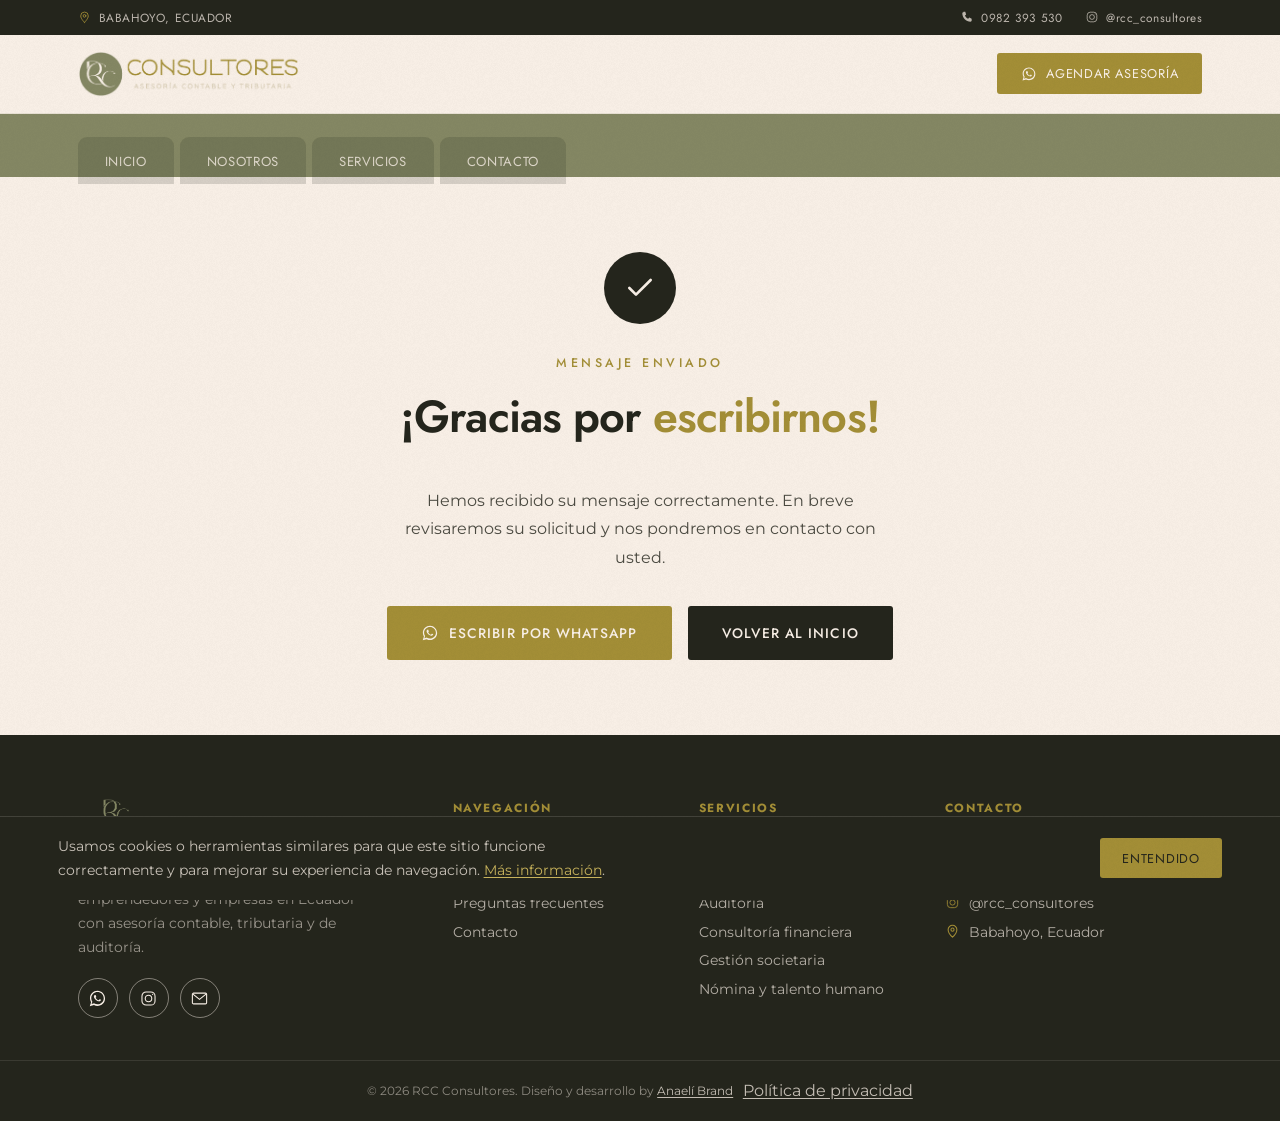
<file: gracias/index.html>
<!DOCTYPE html>
<html lang="es">
<head>
<meta charset="UTF-8">
<meta name="viewport" content="width=device-width, initial-scale=1.0">
<title>Gracias | RCC Consultores</title>
<meta name="robots" content="noindex">
<link rel="icon" type="image/png" href="/images/favicon.png">
<link rel="preconnect" href="https://fonts.googleapis.com">
<link rel="preconnect" href="https://fonts.gstatic.com" crossorigin>
<link href="https://fonts.googleapis.com/css2?family=Jost:ital,wght@0,300;0,400;0,500;0,600;0,700;1,400&family=Montserrat:wght@300;400;500;600;700&display=swap" rel="stylesheet">
<link rel="stylesheet" href="/css/styles.css">
<style>
  .gracias-section{ min-height: 62vh; display:flex; align-items:center; }
  .gracias-icon{
    width:72px; height:72px; border-radius:50%; background: var(--olive-deep); color: var(--c7-ivory);
    display:flex; align-items:center; justify-content:center; margin-bottom:1.8rem;
  }
  .gracias-icon svg{ width:32px; height:32px; }
</style>
</head>
<body>

<div class="grain-overlay" aria-hidden="true"></div>

<header class="site-header" id="siteHeader">
  <div class="topbar">
    <div class="container topbar-inner">
      <span class="topbar-loc">
        <svg viewBox="0 0 24 24" fill="none" stroke="currentColor" stroke-width="1.6" stroke-linecap="round" stroke-linejoin="round"><path d="M12 21s7-6.5 7-12a7 7 0 1 0-14 0c0 5.5 7 12 7 12z"/><circle cx="12" cy="9" r="2.5"/></svg>
        Babahoyo, Ecuador
      </span>
      <div class="topbar-links">
        <a href="tel:+593982393530"><svg viewBox="0 0 24 24" fill="currentColor"><path d="M6 3h3l1.5 4.5-2 2c1 2.5 3 4.5 5.5 5.5l2-2L20 15v3c0 1.1-.9 2-2 2C10.5 20 4 13.5 4 6c0-1.1.9-2 2-2z"/></svg>0982 393 530</a>
        <a href="https://www.instagram.com/rcc_consultores/" target="_blank" rel="noopener"><svg viewBox="0 0 32 32" fill="none" stroke="currentColor" stroke-width="1.8"><rect x="5" y="5" width="22" height="22" rx="7"/><circle cx="16" cy="16" r="5.5"/><circle cx="23" cy="9" r="1.1" fill="currentColor" stroke="none"/></svg>@rcc_consultores</a>
      </div>
    </div>
  </div>

  <div class="header-brand-row">
    <div class="container header-brand-inner">
      <a href="/" class="brand-lockup">
        <img src="/images/lockup-horizontal.png" alt="RCC Consultores — Asesoría Contable y Tributaria">
      </a>
      <div style="display:flex; align-items:center; gap:1.2rem;">
        <a href="https://wa.me/593982393530" target="_blank" rel="noopener" class="nav-cta">
          <svg viewBox="0 0 32 32" fill="currentColor"><path d="M16 3C9 3 3.3 8.6 3.3 15.5c0 2.4.7 4.7 1.9 6.7L3 29l7-2.1c1.9 1 4 1.6 6 1.6 7 0 12.7-5.6 12.7-12.5S23 3 16 3zm0 22.8c-1.9 0-3.7-.5-5.3-1.4l-.4-.2-4.2 1.2 1.2-4-.2-.4c-1-1.7-1.6-3.6-1.6-5.6C5.5 9.8 10.2 5.2 16 5.2S26.5 9.8 26.5 15.5 21.8 25.8 16 25.8zm6-7.4c-.3-.2-1.9-1-2.2-1.1-.3-.1-.5-.2-.7.2-.2.3-.8 1.1-1 1.3-.2.2-.4.3-.7.1-.3-.2-1.4-.5-2.6-1.6-1-.9-1.6-2-1.8-2.3-.2-.3 0-.5.1-.7.1-.1.3-.4.5-.5.1-.2.2-.3.3-.5.1-.2 0-.4 0-.5-.1-.2-.7-1.7-.9-2.3-.2-.6-.5-.5-.7-.5h-.6c-.2 0-.5.1-.8.4-.3.3-1 1-1 2.4 0 1.4 1 2.8 1.2 3 .1.2 2 3.1 4.9 4.3.7.3 1.2.5 1.6.6.7.2 1.3.2 1.8.1.5-.1 1.9-.8 2.1-1.5.3-.7.3-1.3.2-1.5-.1-.1-.3-.2-.6-.4z"/></svg>
          Agendar asesoría
        </a>
        <button class="menu-toggle" id="menuToggle" aria-label="Abrir menú" aria-expanded="false"><span></span><span></span><span></span></button>
      </div>
    </div>
  </div>

  <div class="tab-bar">
    <div class="container tab-bar-inner">
      <a href="/" data-page="index">Inicio</a>
      <a href="/nosotros/" data-page="nosotros">Nosotros</a>
      <a href="/servicios/" data-page="servicios">Servicios</a>
      <a href="/contacto/" data-page="contacto">Contacto</a>
    </div>
  </div>
</header>

<nav class="mobile-nav" id="mobileNav">
  <a href="/" data-page="index">Inicio</a>
  <a href="/nosotros/" data-page="nosotros">Nosotros</a>
  <a href="/servicios/" data-page="servicios">Servicios</a>
  <a href="/contacto/" data-page="contacto">Contacto</a>
  <a href="https://wa.me/593982393530" target="_blank" rel="noopener" class="nav-cta">Agendar asesoría</a>
</nav>

<!-- ============ GRACIAS ============ -->
<section class="gracias-section">
  <div class="container" style="max-width:640px; text-align:center;">
    <div class="reveal" style="display:flex; flex-direction:column; align-items:center;">
      <div class="gracias-icon">
        <svg viewBox="0 0 24 24" fill="none" stroke="currentColor" stroke-width="2" stroke-linecap="round" stroke-linejoin="round"><path d="M20 6 9 17l-5-5"/></svg>
      </div>
      <p class="eyebrow">Mensaje enviado</p>
      <h1 class="display-title" style="font-size:clamp(2rem,4vw,2.8rem); margin-bottom:1.2rem;">¡Gracias por <em>escribirnos!</em></h1>
      <p class="section-lead" style="max-width:46ch;">Hemos recibido su mensaje correctamente. En breve revisaremos su solicitud y nos pondremos en contacto con usted.</p>
      <div style="display:flex; gap:1rem; margin-top:2.2rem; flex-wrap:wrap; justify-content:center;">
        <a href="https://wa.me/593982393530" target="_blank" rel="noopener" class="btn btn--gold">
          <svg viewBox="0 0 32 32" fill="currentColor" style="width:18px;height:18px;"><path d="M16 3C9 3 3.3 8.6 3.3 15.5c0 2.4.7 4.7 1.9 6.7L3 29l7-2.1c1.9 1 4 1.6 6 1.6 7 0 12.7-5.6 12.7-12.5S23 3 16 3zm0 22.8c-1.9 0-3.7-.5-5.3-1.4l-.4-.2-4.2 1.2 1.2-4-.2-.4c-1-1.7-1.6-3.6-1.6-5.6C5.5 9.8 10.2 5.2 16 5.2S26.5 9.8 26.5 15.5 21.8 25.8 16 25.8zm6-7.4c-.3-.2-1.9-1-2.2-1.1-.3-.1-.5-.2-.7.2-.2.3-.8 1.1-1 1.3-.2.2-.4.3-.7.1-.3-.2-1.4-.5-2.6-1.6-1-.9-1.6-2-1.8-2.3-.2-.3 0-.5.1-.7.1-.1.3-.4.5-.5.1-.2.2-.3.3-.5.1-.2 0-.4 0-.5-.1-.2-.7-1.7-.9-2.3-.2-.6-.5-.5-.7-.5h-.6c-.2 0-.5.1-.8.4-.3.3-1 1-1 2.4 0 1.4 1 2.8 1.2 3 .1.2 2 3.1 4.9 4.3.7.3 1.2.5 1.6.6.7.2 1.3.2 1.8.1.5-.1 1.9-.8 2.1-1.5.3-.7.3-1.3.2-1.5-.1-.1-.3-.2-.6-.4z"/></svg>
          Escribir por WhatsApp
        </a>
        <a href="/" class="btn btn--dark">Volver al inicio</a>
      </div>
    </div>
  </div>
</section>

<!-- ============ FOOTER ============ -->
<footer class="site-footer">
  <div class="container footer-inner">
    <div class="footer-brand">
      <a href="/"><img src="/images/lockup-vertical.png" alt="RCC Consultores"></a>
      <p>Más de diez años acompañando a emprendedores y empresas en Ecuador con asesoría contable, tributaria y de auditoría.</p>
      <div class="footer-social">
        <a href="https://wa.me/593982393530" target="_blank" rel="noopener" aria-label="WhatsApp"><svg viewBox="0 0 32 32" fill="currentColor"><path d="M16 3C9 3 3.3 8.6 3.3 15.5c0 2.4.7 4.7 1.9 6.7L3 29l7-2.1c1.9 1 4 1.6 6 1.6 7 0 12.7-5.6 12.7-12.5S23 3 16 3zm0 22.8c-1.9 0-3.7-.5-5.3-1.4l-.4-.2-4.2 1.2 1.2-4-.2-.4c-1-1.7-1.6-3.6-1.6-5.6C5.5 9.8 10.2 5.2 16 5.2S26.5 9.8 26.5 15.5 21.8 25.8 16 25.8zm6-7.4c-.3-.2-1.9-1-2.2-1.1-.3-.1-.5-.2-.7.2-.2.3-.8 1.1-1 1.3-.2.2-.4.3-.7.1-.3-.2-1.4-.5-2.6-1.6-1-.9-1.6-2-1.8-2.3-.2-.3 0-.5.1-.7.1-.1.3-.4.5-.5.1-.2.2-.3.3-.5.1-.2 0-.4 0-.5-.1-.2-.7-1.7-.9-2.3-.2-.6-.5-.5-.7-.5h-.6c-.2 0-.5.1-.8.4-.3.3-1 1-1 2.4 0 1.4 1 2.8 1.2 3 .1.2 2 3.1 4.9 4.3.7.3 1.2.5 1.6.6.7.2 1.3.2 1.8.1.5-.1 1.9-.8 2.1-1.5.3-.7.3-1.3.2-1.5-.1-.1-.3-.2-.6-.4z"/></svg></a>
        <a href="https://www.instagram.com/rcc_consultores/" target="_blank" rel="noopener" aria-label="Instagram"><svg viewBox="0 0 32 32" fill="none" stroke="currentColor" stroke-width="1.8"><rect x="5" y="5" width="22" height="22" rx="7"/><circle cx="16" cy="16" r="5.5"/><circle cx="23" cy="9" r="1.1" fill="currentColor" stroke="none"/></svg></a>
        <a href="mailto:info@rcc-consultores.com" aria-label="Correo"><svg viewBox="0 0 32 32" fill="none" stroke="currentColor" stroke-width="1.8"><rect x="4" y="7" width="24" height="18" rx="2"/><path d="M5 8.5 16 17.5 27 8.5"/></svg></a>
      </div>
    </div>

    <div class="footer-col">
      <h4>Navegación</h4>
      <a href="/nosotros/">Nosotros</a>
      <a href="/servicios/">Servicios</a>
      <a href="/servicios/#preguntas-frecuentes">Preguntas frecuentes</a>
      <a href="/contacto/">Contacto</a>
    </div>

    <div class="footer-col">
      <h4>Servicios</h4>
      <a href="/servicios/">Asesoría tributaria</a>
      <a href="/servicios/">Contabilidad integral</a>
      <a href="/servicios/">Auditoría</a>
      <a href="/servicios/">Consultoría financiera</a>
      <a href="/servicios/">Gestión societaria</a>
      <a href="/servicios/">Nómina y talento humano</a>
    </div>

    <div class="footer-col">
      <h4>Contacto</h4>
      <a href="https://wa.me/593982393530" target="_blank" rel="noopener"><svg viewBox="0 0 32 32" fill="currentColor"><path d="M16 3C9 3 3.3 8.6 3.3 15.5c0 2.4.7 4.7 1.9 6.7L3 29l7-2.1c1.9 1 4 1.6 6 1.6 7 0 12.7-5.6 12.7-12.5S23 3 16 3zm0 22.8c-1.9 0-3.7-.5-5.3-1.4l-.4-.2-4.2 1.2 1.2-4-.2-.4c-1-1.7-1.6-3.6-1.6-5.6C5.5 9.8 10.2 5.2 16 5.2S26.5 9.8 26.5 15.5 21.8 25.8 16 25.8zm6-7.4c-.3-.2-1.9-1-2.2-1.1-.3-.1-.5-.2-.7.2-.2.3-.8 1.1-1 1.3-.2.2-.4.3-.7.1-.3-.2-1.4-.5-2.6-1.6-1-.9-1.6-2-1.8-2.3-.2-.3 0-.5.1-.7.1-.1.3-.4.5-.5.1-.2.2-.3.3-.5.1-.2 0-.4 0-.5-.1-.2-.7-1.7-.9-2.3-.2-.6-.5-.5-.7-.5h-.6c-.2 0-.5.1-.8.4-.3.3-1 1-1 2.4 0 1.4 1 2.8 1.2 3 .1.2 2 3.1 4.9 4.3.7.3 1.2.5 1.6.6.7.2 1.3.2 1.8.1.5-.1 1.9-.8 2.1-1.5.3-.7.3-1.3.2-1.5-.1-.1-.3-.2-.6-.4z"/></svg>0982 393 530</a>
      <a href="mailto:info@rcc-consultores.com"><svg viewBox="0 0 32 32" fill="none" stroke="currentColor" stroke-width="1.8"><rect x="4" y="7" width="24" height="18" rx="2"/><path d="M5 8.5 16 17.5 27 8.5"/></svg>info@rcc-consultores.com</a>
      <a href="https://www.instagram.com/rcc_consultores/" target="_blank" rel="noopener"><svg viewBox="0 0 32 32" fill="none" stroke="currentColor" stroke-width="1.8"><rect x="5" y="5" width="22" height="22" rx="7"/><circle cx="16" cy="16" r="5.5"/><circle cx="23" cy="9" r="1.1" fill="currentColor" stroke="none"/></svg>@rcc_consultores</a>
      <span><svg viewBox="0 0 24 24" fill="none" stroke="currentColor" stroke-width="1.7" stroke-linecap="round" stroke-linejoin="round"><path d="M12 21s7-6.5 7-12a7 7 0 1 0-14 0c0 5.5 7 12 7 12z"/><circle cx="12" cy="9" r="2.5"/></svg>Babahoyo, Ecuador</span>
    </div>
  </div>

  <div class="footer-bottom">
    <div class="container footer-bottom-inner">
      <span>© <span id="year"></span> RCC Consultores. Diseño y desarrollo by <a href="https://www.instagram.com/anaeli.brand/" target="_blank" rel="noopener" class="credit-link">Anaelí Brand</a></span>
      <a href="/privacidad/" class="credit-link">Política de privacidad</a>
    </div>
  </div>
</footer>

<div class="cookie-banner" id="cookieBanner">
  <div class="cookie-banner-inner">
    <p class="cookie-banner-text">Usamos cookies o herramientas similares para que este sitio funcione correctamente y para mejorar su experiencia de navegación. <a href="/privacidad/">Más información</a>.</p>
    <div class="cookie-banner-actions">
      <button type="button" class="cookie-accept" id="cookieAccept">Entendido</button>
    </div>
  </div>
</div>

<script src="/js/main.js?v=3"></script>
</body>
</html>
</file>
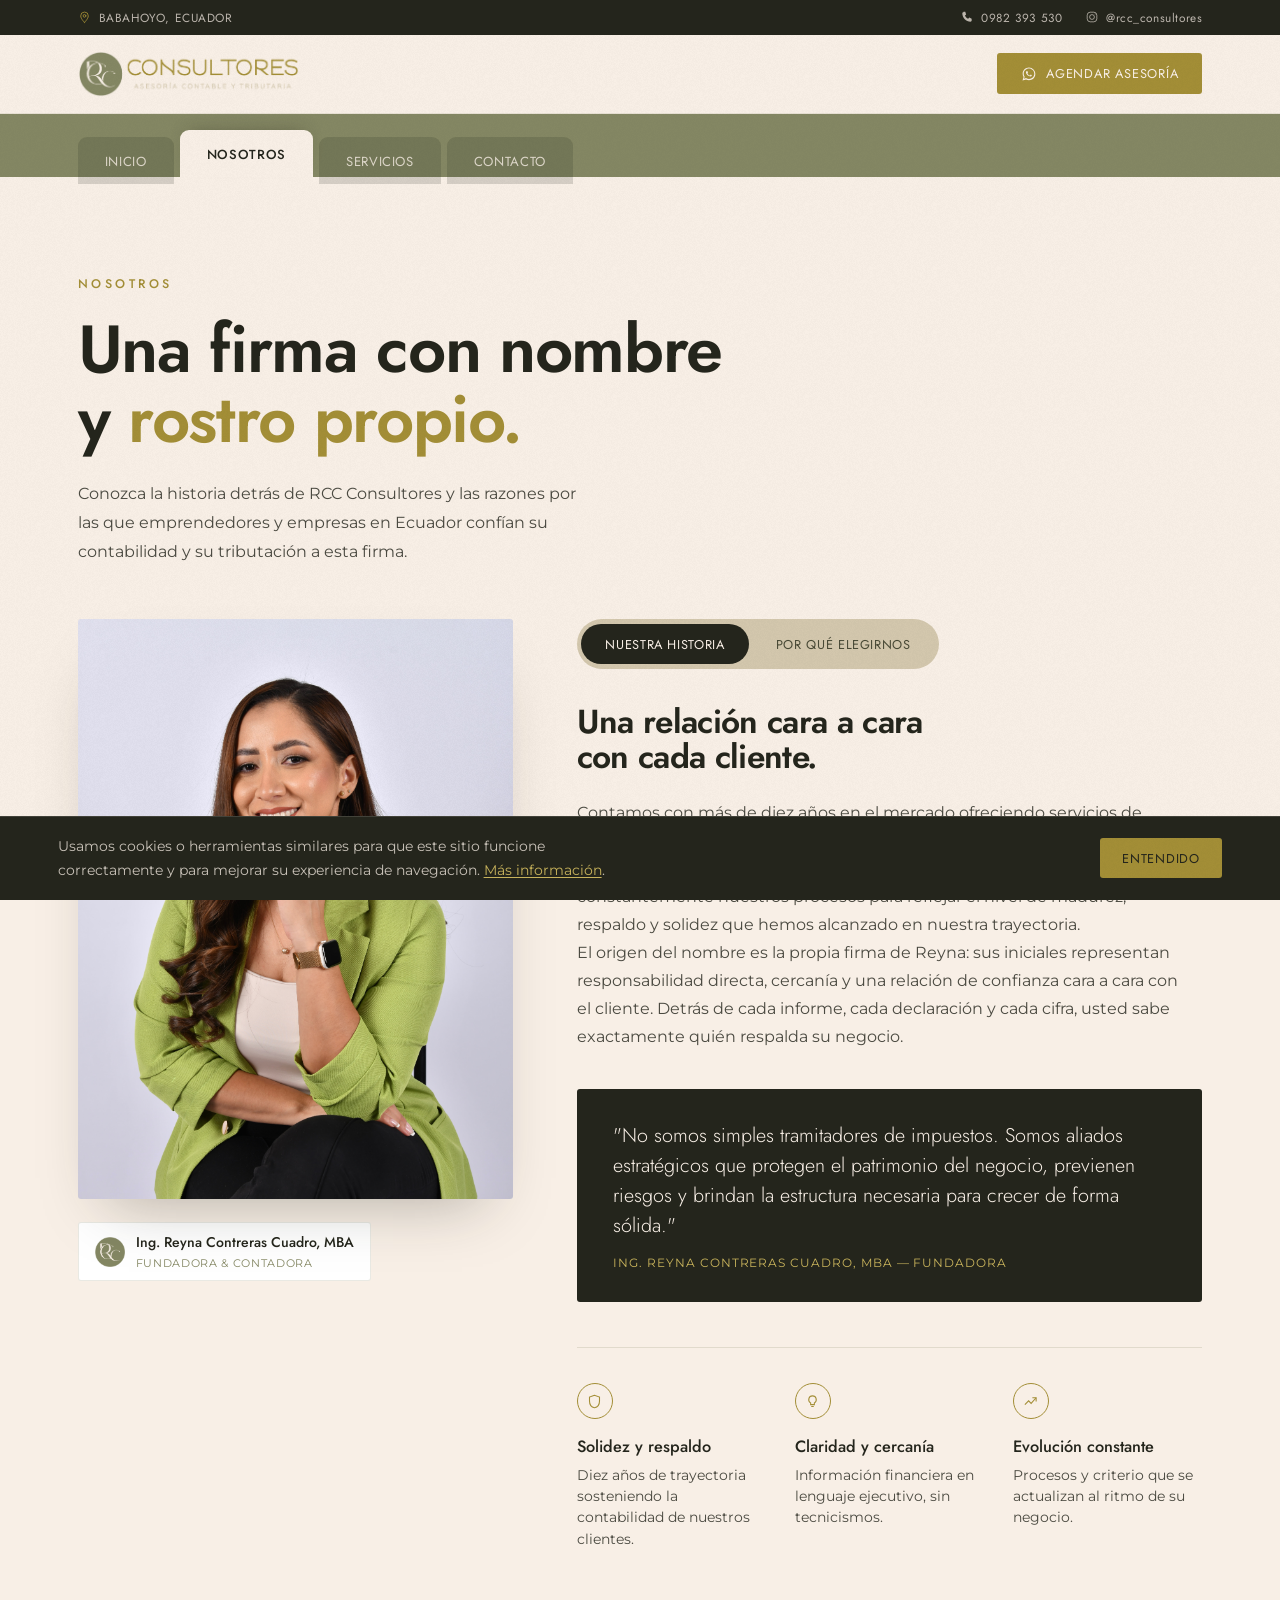
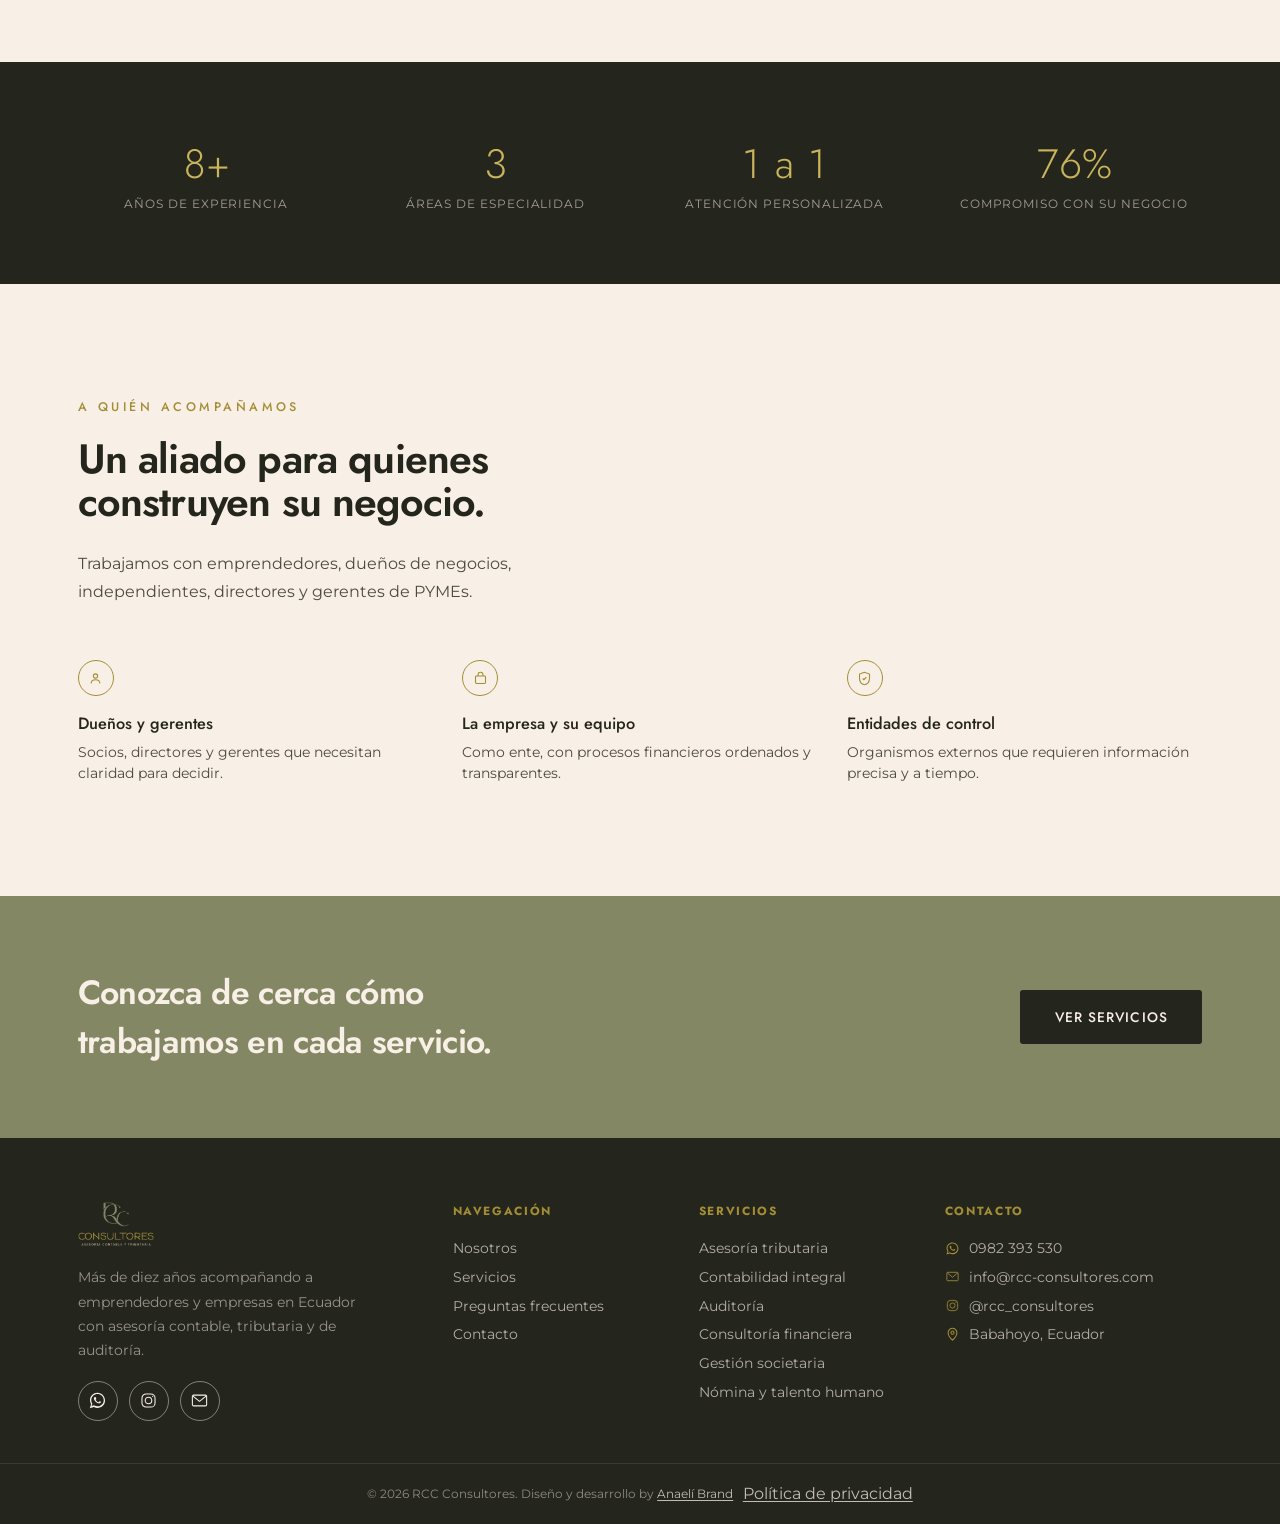
<file: nosotros/index.html>
<!DOCTYPE html>
<html lang="es">
<head>
<meta charset="UTF-8">
<meta name="viewport" content="width=device-width, initial-scale=1.0">
<title>Nosotros | RCC Consultores</title>
<meta name="description" content="Conozca la historia de RCC Consultores y por qué emprendedores y empresas en Ecuador confían en Ing. Reyna Contreras Cuadro, MBA.">
<link rel="icon" type="image/png" href="/images/favicon.png">
<link rel="preconnect" href="https://fonts.googleapis.com">
<link rel="preconnect" href="https://fonts.gstatic.com" crossorigin>
<link href="https://fonts.googleapis.com/css2?family=Jost:ital,wght@0,300;0,400;0,500;0,600;0,700;1,400&family=Montserrat:wght@300;400;500;600;700&display=swap" rel="stylesheet">
<link rel="stylesheet" href="/css/styles.css">
</head>
<body>

<div class="grain-overlay" aria-hidden="true"></div>

<header class="site-header" id="siteHeader">
  <div class="topbar">
    <div class="container topbar-inner">
      <span class="topbar-loc">
        <svg viewBox="0 0 24 24" fill="none" stroke="currentColor" stroke-width="1.6" stroke-linecap="round" stroke-linejoin="round"><path d="M12 21s7-6.5 7-12a7 7 0 1 0-14 0c0 5.5 7 12 7 12z"/><circle cx="12" cy="9" r="2.5"/></svg>
        Babahoyo, Ecuador
      </span>
      <div class="topbar-links">
        <a href="tel:+593982393530"><svg viewBox="0 0 24 24" fill="currentColor"><path d="M6 3h3l1.5 4.5-2 2c1 2.5 3 4.5 5.5 5.5l2-2L20 15v3c0 1.1-.9 2-2 2C10.5 20 4 13.5 4 6c0-1.1.9-2 2-2z"/></svg>0982 393 530</a>
        <a href="https://www.instagram.com/rcc_consultores/" target="_blank" rel="noopener"><svg viewBox="0 0 32 32" fill="none" stroke="currentColor" stroke-width="1.8"><rect x="5" y="5" width="22" height="22" rx="7"/><circle cx="16" cy="16" r="5.5"/><circle cx="23" cy="9" r="1.1" fill="currentColor" stroke="none"/></svg>@rcc_consultores</a>
      </div>
    </div>
  </div>

  <div class="header-brand-row">
    <div class="container header-brand-inner">
      <a href="/" class="brand-lockup">
        <img src="/images/lockup-horizontal.png" alt="RCC Consultores — Asesoría Contable y Tributaria">
      </a>
      <div style="display:flex; align-items:center; gap:1.2rem;">
        <a href="https://wa.me/593982393530" target="_blank" rel="noopener" class="nav-cta">
          <svg viewBox="0 0 32 32" fill="currentColor"><path d="M16 3C9 3 3.3 8.6 3.3 15.5c0 2.4.7 4.7 1.9 6.7L3 29l7-2.1c1.9 1 4 1.6 6 1.6 7 0 12.7-5.6 12.7-12.5S23 3 16 3zm0 22.8c-1.9 0-3.7-.5-5.3-1.4l-.4-.2-4.2 1.2 1.2-4-.2-.4c-1-1.7-1.6-3.6-1.6-5.6C5.5 9.8 10.2 5.2 16 5.2S26.5 9.8 26.5 15.5 21.8 25.8 16 25.8zm6-7.4c-.3-.2-1.9-1-2.2-1.1-.3-.1-.5-.2-.7.2-.2.3-.8 1.1-1 1.3-.2.2-.4.3-.7.1-.3-.2-1.4-.5-2.6-1.6-1-.9-1.6-2-1.8-2.3-.2-.3 0-.5.1-.7.1-.1.3-.4.5-.5.1-.2.2-.3.3-.5.1-.2 0-.4 0-.5-.1-.2-.7-1.7-.9-2.3-.2-.6-.5-.5-.7-.5h-.6c-.2 0-.5.1-.8.4-.3.3-1 1-1 2.4 0 1.4 1 2.8 1.2 3 .1.2 2 3.1 4.9 4.3.7.3 1.2.5 1.6.6.7.2 1.3.2 1.8.1.5-.1 1.9-.8 2.1-1.5.3-.7.3-1.3.2-1.5-.1-.1-.3-.2-.6-.4z"/></svg>
          Agendar asesoría
        </a>
        <button class="menu-toggle" id="menuToggle" aria-label="Abrir menú" aria-expanded="false"><span></span><span></span><span></span></button>
      </div>
    </div>
  </div>

  <div class="tab-bar">
    <div class="container tab-bar-inner">
      <a href="/" data-page="index">Inicio</a>
      <a href="/nosotros/" data-page="nosotros">Nosotros</a>
      <a href="/servicios/" data-page="servicios">Servicios</a>
      <a href="/contacto/" data-page="contacto">Contacto</a>
    </div>
  </div>
</header>

<nav class="mobile-nav" id="mobileNav">
  <a href="/" data-page="index">Inicio</a>
  <a href="/nosotros/" data-page="nosotros">Nosotros</a>
  <a href="/servicios/" data-page="servicios">Servicios</a>
  <a href="/contacto/" data-page="contacto">Contacto</a>
  <a href="https://wa.me/593982393530" target="_blank" rel="noopener" class="nav-cta">Agendar asesoría</a>
</nav>

<!-- ============ INTRO ============ -->
<section class="nosotros-hero">
  <div class="container">
    <div class="section-head reveal">
      <p class="eyebrow">Nosotros</p>
      <h1 class="display-title">Una firma con nombre<br>y <em>rostro propio.</em></h1>
      <p class="section-lead">Conozca la historia detrás de RCC Consultores y las razones por las que emprendedores y empresas en Ecuador confían su contabilidad y su tributación a esta firma.</p>
    </div>
  </div>
</section>

<!-- ============ TOGGLE HISTORIA / POR QUÉ RCC ============ -->
<section class="folder-section" style="padding-top:0;">
  <div class="container nosotros-grid">

    <div class="reveal">
      <div class="portrait-frame">
        <img src="/images/reyna-green.jpg" alt="Ing. Reyna Contreras Cuadro, MBA, fundadora de RCC Consultores" loading="lazy">
      </div>
      <div class="portrait-tag">
        <img src="/images/badge-olive.png" alt="">
        <div>
          <strong>Ing. Reyna Contreras Cuadro, MBA</strong>
          <span>Fundadora &amp; Contadora</span>
        </div>
      </div>
    </div>

    <div class="reveal">
      <div class="view-toggle">
        <button class="active" data-view="historia">Nuestra historia</button>
        <button data-view="porque">Por qué elegirnos</button>
      </div>

      <!-- PANEL 1: HISTORIA -->
      <div class="view-pane active" data-pane="historia">
        <h2 class="display-title" style="font-size:clamp(1.7rem,2.6vw,2.2rem);">Una relación cara a cara<br>con cada cliente.</h2>
        <p>Contamos con más de diez años en el mercado ofreciendo servicios de asesoría contable, tributaria y auditoría. Durante este tiempo nos hemos consolidado gracias a la confianza de nuestros clientes, actualizando constantemente nuestros procesos para reflejar el nivel de madurez, respaldo y solidez que hemos alcanzado en nuestra trayectoria.</p>
        <p>El origen del nombre es la propia firma de Reyna: sus iniciales representan responsabilidad directa, cercanía y una relación de confianza cara a cara con el cliente. Detrás de cada informe, cada declaración y cada cifra, usted sabe exactamente quién respalda su negocio.</p>

        <div class="pull-quote">
          <p>"No somos simples tramitadores de impuestos. Somos aliados estratégicos que protegen el patrimonio del negocio, previenen riesgos y brindan la estructura necesaria para crecer de forma sólida."</p>
          <span>Ing. Reyna Contreras Cuadro, MBA — Fundadora</span>
        </div>

        <div class="pillars">
          <div class="pillar">
            <span class="pillar-mark"><svg viewBox="0 0 24 24" fill="none" stroke="currentColor" stroke-width="1.7"><path d="M12 2 4 5v6c0 6 3.4 10 8 11 4.6-1 8-5 8-11V5l-8-3Z"/></svg></span>
            <h3>Solidez y respaldo</h3>
            <p>Diez años de trayectoria sosteniendo la contabilidad de nuestros clientes.</p>
          </div>
          <div class="pillar">
            <span class="pillar-mark"><svg viewBox="0 0 24 24" fill="none" stroke="currentColor" stroke-width="1.7"><path d="M12 3a6 6 0 0 0-3 11.2V17h6v-2.8A6 6 0 0 0 12 3Z"/><path d="M10 20h4"/></svg></span>
            <h3>Claridad y cercanía</h3>
            <p>Información financiera en lenguaje ejecutivo, sin tecnicismos.</p>
          </div>
          <div class="pillar">
            <span class="pillar-mark"><svg viewBox="0 0 24 24" fill="none" stroke="currentColor" stroke-width="1.7"><path d="M3 17l6-6 4 4 8-9"/><path d="M15 6h6v6"/></svg></span>
            <h3>Evolución constante</h3>
            <p>Procesos y criterio que se actualizan al ritmo de su negocio.</p>
          </div>
        </div>
      </div>

      <!-- PANEL 2: POR QUÉ RCC -->
      <div class="view-pane" data-pane="porque">
        <h2 class="display-title" style="font-size:clamp(1.7rem,2.6vw,2.2rem);">Trabajamos para que<br>usted se enfoque en crecer.</h2>
        <p>Cuatro razones por las que emprendedores y empresas confían su contabilidad y su tributación a RCC Consultores.</p>

        <div class="benefit-grid">
          <div class="benefit-card">
            <span class="num">01</span>
            <h3>Tranquilidad y cero multas</h3>
            <p>La seguridad de estar al día con los organismos de control, sin sorpresas ni contingencias.</p>
          </div>
          <div class="benefit-card">
            <span class="num">02</span>
            <h3>Claridad en la toma de decisiones</h3>
            <p>Números ordenados que le permiten saber dónde está su negocio y hacia dónde crecer.</p>
          </div>
          <div class="benefit-card">
            <span class="num">03</span>
            <h3>Ahorro de tiempo y recursos</h3>
            <p>Delegue la carga operativa y fiscal en expertos, y enfóquese en su empresa.</p>
          </div>
          <div class="benefit-card">
            <span class="num">04</span>
            <h3>Respaldo y confianza</h3>
            <p>Un aliado estratégico y cercano que protege su patrimonio y respalda cada cifra.</p>
          </div>
        </div>

        <div class="diff-row">
          <span>Claridad y lenguaje ejecutivo</span>
          <span>Visión integral y preventiva</span>
          <span>Estructura y confianza</span>
        </div>
      </div>
    </div>

  </div>
</section>

<!-- ============ TRAYECTORIA ============ -->
<section class="trayectoria" style="margin-top:0;">
  <div class="container trayectoria-inner">
    <div class="reveal"><strong data-count="10" data-suffix="+">0</strong><span>Años de experiencia</span></div>
    <div class="reveal"><strong data-count="4" data-suffix="">0</strong><span>Áreas de especialidad</span></div>
    <div class="reveal"><strong data-count="1" data-suffix=" a 1">0</strong><span>Atención personalizada</span></div>
    <div class="reveal"><strong data-count="100" data-suffix="%">0</strong><span>Compromiso con su negocio</span></div>
  </div>
</section>

<!-- ============ A QUIÉN ACOMPAÑAMOS ============ -->
<section class="folder-section">
  <div class="container">
    <div class="section-head reveal">
      <p class="eyebrow">A quién acompañamos</p>
      <h2 class="display-title">Un aliado para quienes<br>construyen su negocio.</h2>
      <p class="section-lead">Trabajamos con emprendedores, dueños de negocios, independientes, directores y gerentes de PYMEs.</p>
    </div>

    <div class="pillars" style="border-top:none; padding-top:0;">
      <div class="pillar reveal">
        <span class="pillar-mark"><svg viewBox="0 0 24 24" fill="none" stroke="currentColor" stroke-width="1.7"><circle cx="12" cy="8" r="3.4"/><path d="M5 20c0-3.6 3-6 7-6s7 2.4 7 6"/></svg></span>
        <h3>Dueños y gerentes</h3>
        <p>Socios, directores y gerentes que necesitan claridad para decidir.</p>
      </div>
      <div class="pillar reveal">
        <span class="pillar-mark"><svg viewBox="0 0 24 24" fill="none" stroke="currentColor" stroke-width="1.7"><rect x="4" y="8" width="16" height="12" rx="1.5"/><path d="M8 8V6a4 4 0 0 1 8 0v2"/></svg></span>
        <h3>La empresa y su equipo</h3>
        <p>Como ente, con procesos financieros ordenados y transparentes.</p>
      </div>
      <div class="pillar reveal">
        <span class="pillar-mark"><svg viewBox="0 0 24 24" fill="none" stroke="currentColor" stroke-width="1.7"><path d="M12 2 4 5v6c0 6 3.4 10 8 11 4.6-1 8-5 8-11V5l-8-3Z"/><path d="M9 12l2 2 4-4"/></svg></span>
        <h3>Entidades de control</h3>
        <p>Organismos externos que requieren información precisa y a tiempo.</p>
      </div>
    </div>
  </div>
</section>

<!-- ============ CTA ============ -->
<section class="cta-band">
  <div class="container cta-band-inner">
    <h2 class="reveal">Conozca de cerca cómo trabajamos en cada servicio.</h2>
    <div class="cta-band-actions reveal">
      <a href="/servicios/" class="btn btn--dark">Ver servicios</a>
    </div>
  </div>
</section>

<!-- ============ FOOTER ============ -->
<footer class="site-footer">
  <div class="container footer-inner">
    <div class="footer-brand">
      <a href="/"><img src="/images/lockup-vertical.png" alt="RCC Consultores"></a>
      <p>Más de diez años acompañando a emprendedores y empresas en Ecuador con asesoría contable, tributaria y de auditoría.</p>
      <div class="footer-social">
        <a href="https://wa.me/593982393530" target="_blank" rel="noopener" aria-label="WhatsApp"><svg viewBox="0 0 32 32" fill="currentColor"><path d="M16 3C9 3 3.3 8.6 3.3 15.5c0 2.4.7 4.7 1.9 6.7L3 29l7-2.1c1.9 1 4 1.6 6 1.6 7 0 12.7-5.6 12.7-12.5S23 3 16 3zm0 22.8c-1.9 0-3.7-.5-5.3-1.4l-.4-.2-4.2 1.2 1.2-4-.2-.4c-1-1.7-1.6-3.6-1.6-5.6C5.5 9.8 10.2 5.2 16 5.2S26.5 9.8 26.5 15.5 21.8 25.8 16 25.8zm6-7.4c-.3-.2-1.9-1-2.2-1.1-.3-.1-.5-.2-.7.2-.2.3-.8 1.1-1 1.3-.2.2-.4.3-.7.1-.3-.2-1.4-.5-2.6-1.6-1-.9-1.6-2-1.8-2.3-.2-.3 0-.5.1-.7.1-.1.3-.4.5-.5.1-.2.2-.3.3-.5.1-.2 0-.4 0-.5-.1-.2-.7-1.7-.9-2.3-.2-.6-.5-.5-.7-.5h-.6c-.2 0-.5.1-.8.4-.3.3-1 1-1 2.4 0 1.4 1 2.8 1.2 3 .1.2 2 3.1 4.9 4.3.7.3 1.2.5 1.6.6.7.2 1.3.2 1.8.1.5-.1 1.9-.8 2.1-1.5.3-.7.3-1.3.2-1.5-.1-.1-.3-.2-.6-.4z"/></svg></a>
        <a href="https://www.instagram.com/rcc_consultores/" target="_blank" rel="noopener" aria-label="Instagram"><svg viewBox="0 0 32 32" fill="none" stroke="currentColor" stroke-width="1.8"><rect x="5" y="5" width="22" height="22" rx="7"/><circle cx="16" cy="16" r="5.5"/><circle cx="23" cy="9" r="1.1" fill="currentColor" stroke="none"/></svg></a>
        <a href="mailto:info@rcc-consultores.com" aria-label="Correo"><svg viewBox="0 0 32 32" fill="none" stroke="currentColor" stroke-width="1.8"><rect x="4" y="7" width="24" height="18" rx="2"/><path d="M5 8.5 16 17.5 27 8.5"/></svg></a>
      </div>
    </div>

    <div class="footer-col">
      <h4>Navegación</h4>
      <a href="/nosotros/">Nosotros</a>
      <a href="/servicios/">Servicios</a>
      <a href="/servicios/#preguntas-frecuentes">Preguntas frecuentes</a>
      <a href="/contacto/">Contacto</a>
    </div>

    <div class="footer-col">
      <h4>Servicios</h4>
      <a href="/servicios/">Asesoría tributaria</a>
      <a href="/servicios/">Contabilidad integral</a>
      <a href="/servicios/">Auditoría</a>
      <a href="/servicios/">Consultoría financiera</a>
      <a href="/servicios/">Gestión societaria</a>
      <a href="/servicios/">Nómina y talento humano</a>
    </div>

    <div class="footer-col">
      <h4>Contacto</h4>
      <a href="https://wa.me/593982393530" target="_blank" rel="noopener"><svg viewBox="0 0 32 32" fill="currentColor"><path d="M16 3C9 3 3.3 8.6 3.3 15.5c0 2.4.7 4.7 1.9 6.7L3 29l7-2.1c1.9 1 4 1.6 6 1.6 7 0 12.7-5.6 12.7-12.5S23 3 16 3zm0 22.8c-1.9 0-3.7-.5-5.3-1.4l-.4-.2-4.2 1.2 1.2-4-.2-.4c-1-1.7-1.6-3.6-1.6-5.6C5.5 9.8 10.2 5.2 16 5.2S26.5 9.8 26.5 15.5 21.8 25.8 16 25.8zm6-7.4c-.3-.2-1.9-1-2.2-1.1-.3-.1-.5-.2-.7.2-.2.3-.8 1.1-1 1.3-.2.2-.4.3-.7.1-.3-.2-1.4-.5-2.6-1.6-1-.9-1.6-2-1.8-2.3-.2-.3 0-.5.1-.7.1-.1.3-.4.5-.5.1-.2.2-.3.3-.5.1-.2 0-.4 0-.5-.1-.2-.7-1.7-.9-2.3-.2-.6-.5-.5-.7-.5h-.6c-.2 0-.5.1-.8.4-.3.3-1 1-1 2.4 0 1.4 1 2.8 1.2 3 .1.2 2 3.1 4.9 4.3.7.3 1.2.5 1.6.6.7.2 1.3.2 1.8.1.5-.1 1.9-.8 2.1-1.5.3-.7.3-1.3.2-1.5-.1-.1-.3-.2-.6-.4z"/></svg>0982 393 530</a>
      <a href="mailto:info@rcc-consultores.com"><svg viewBox="0 0 32 32" fill="none" stroke="currentColor" stroke-width="1.8"><rect x="4" y="7" width="24" height="18" rx="2"/><path d="M5 8.5 16 17.5 27 8.5"/></svg>info@rcc-consultores.com</a>
      <a href="https://www.instagram.com/rcc_consultores/" target="_blank" rel="noopener"><svg viewBox="0 0 32 32" fill="none" stroke="currentColor" stroke-width="1.8"><rect x="5" y="5" width="22" height="22" rx="7"/><circle cx="16" cy="16" r="5.5"/><circle cx="23" cy="9" r="1.1" fill="currentColor" stroke="none"/></svg>@rcc_consultores</a>
      <span><svg viewBox="0 0 24 24" fill="none" stroke="currentColor" stroke-width="1.7" stroke-linecap="round" stroke-linejoin="round"><path d="M12 21s7-6.5 7-12a7 7 0 1 0-14 0c0 5.5 7 12 7 12z"/><circle cx="12" cy="9" r="2.5"/></svg>Babahoyo, Ecuador</span>
    </div>
  </div>

  <div class="footer-bottom">
    <div class="container footer-bottom-inner">
      <span>© <span id="year"></span> RCC Consultores. Diseño y desarrollo by <a href="https://www.instagram.com/anaeli.brand/" target="_blank" rel="noopener" class="credit-link">Anaelí Brand</a></span>
      <a href="/privacidad/" class="credit-link">Política de privacidad</a>
    </div>
  </div>
</footer>


<div class="cookie-banner" id="cookieBanner">
  <div class="cookie-banner-inner">
    <p class="cookie-banner-text">Usamos cookies o herramientas similares para que este sitio funcione correctamente y para mejorar su experiencia de navegación. <a href="/privacidad/">Más información</a>.</p>
    <div class="cookie-banner-actions">
      <button type="button" class="cookie-accept" id="cookieAccept">Entendido</button>
    </div>
  </div>
</div>

<script src="/js/main.js?v=3"></script>
</body>
</html>
</file>
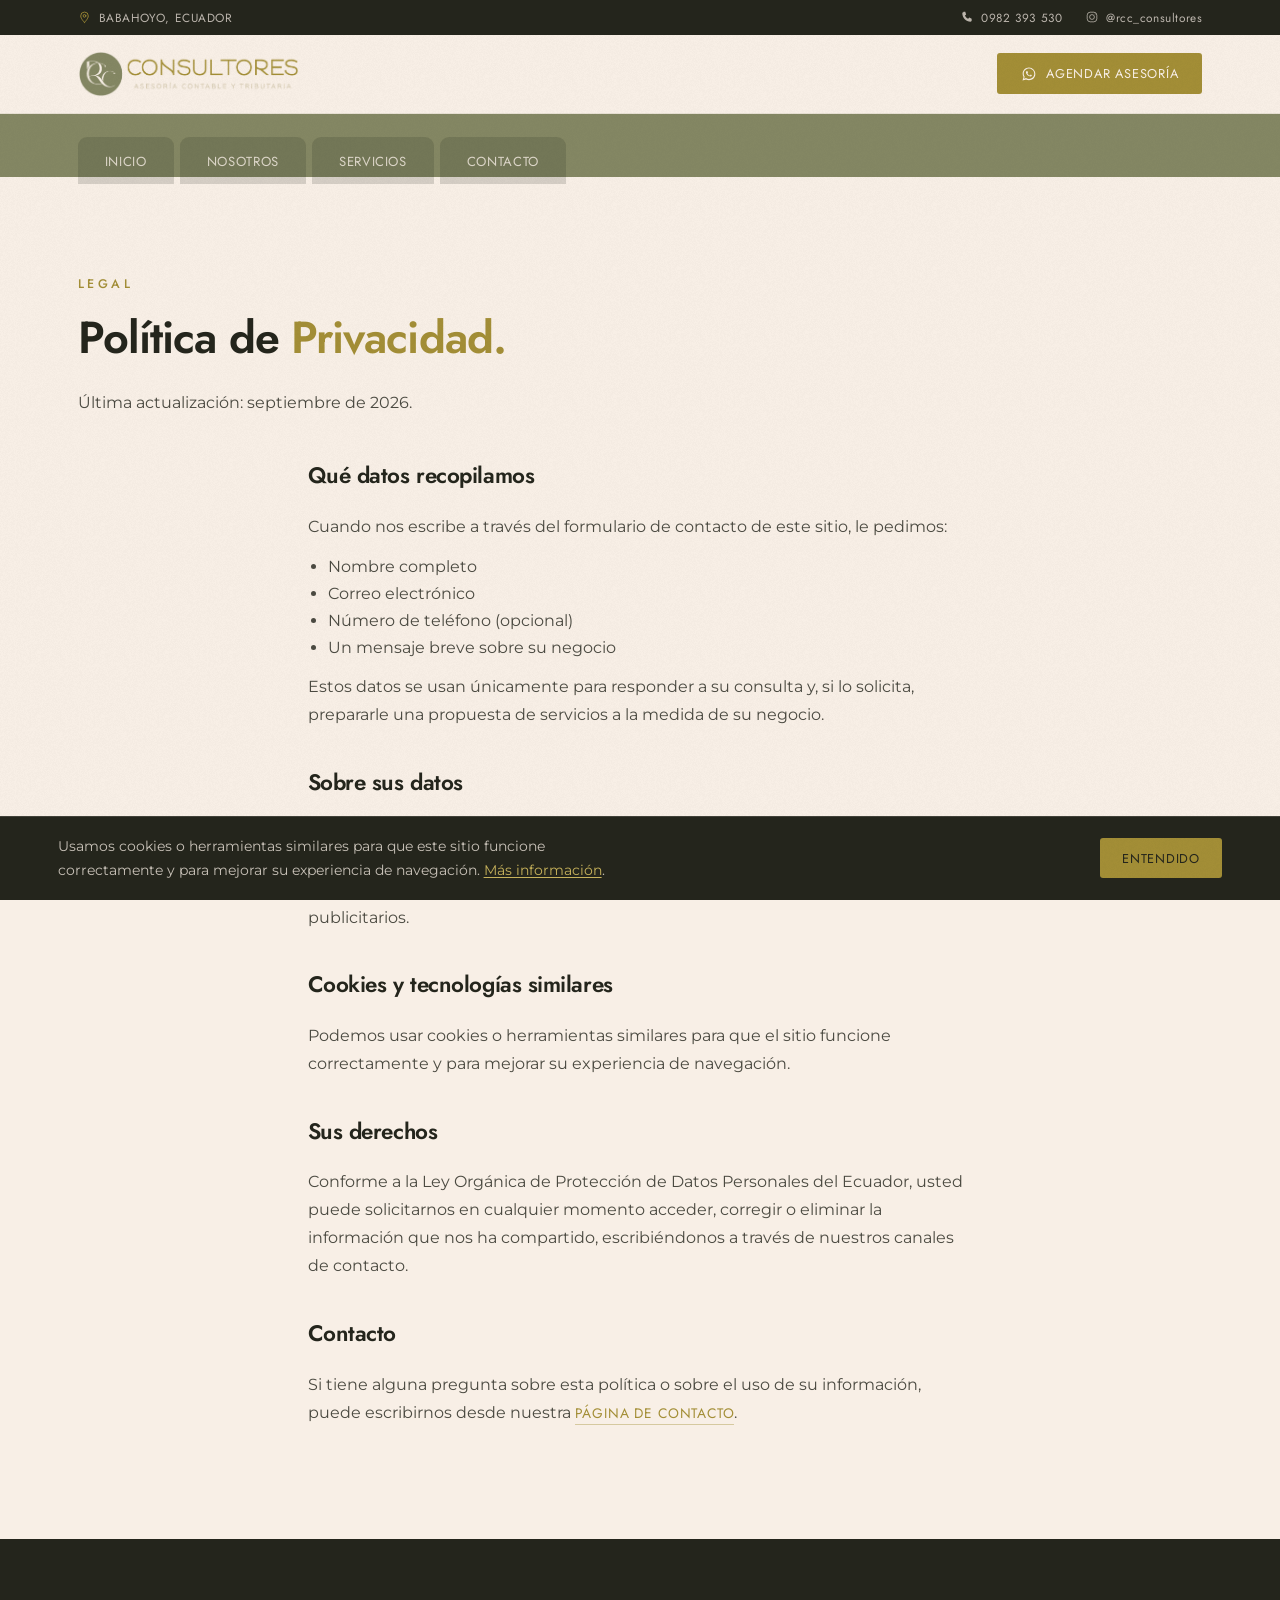
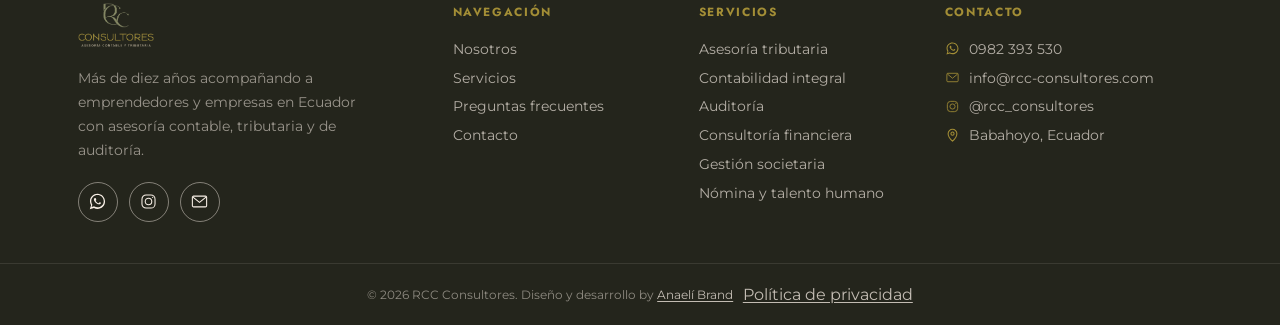
<file: privacidad/index.html>
<!DOCTYPE html>
<html lang="es">
<head>
<meta charset="UTF-8">
<meta name="viewport" content="width=device-width, initial-scale=1.0">
<title>Política de Privacidad | RCC Consultores</title>
<meta name="description" content="Política de privacidad de RCC Consultores: qué datos recopilamos a través de nuestro formulario de contacto y cómo los usamos.">
<meta name="robots" content="noindex">
<link rel="icon" type="image/png" href="/images/favicon.png">
<link rel="preconnect" href="https://fonts.googleapis.com">
<link rel="preconnect" href="https://fonts.gstatic.com" crossorigin>
<link href="https://fonts.googleapis.com/css2?family=Jost:ital,wght@0,300;0,400;0,500;0,600;0,700;1,400&family=Montserrat:wght@300;400;500;600;700&display=swap" rel="stylesheet">
<link rel="stylesheet" href="/css/styles.css">
</head>
<body>

<div class="grain-overlay" aria-hidden="true"></div>

<header class="site-header" id="siteHeader">
  <div class="topbar">
    <div class="container topbar-inner">
      <span class="topbar-loc">
        <svg viewBox="0 0 24 24" fill="none" stroke="currentColor" stroke-width="1.6" stroke-linecap="round" stroke-linejoin="round"><path d="M12 21s7-6.5 7-12a7 7 0 1 0-14 0c0 5.5 7 12 7 12z"/><circle cx="12" cy="9" r="2.5"/></svg>
        Babahoyo, Ecuador
      </span>
      <div class="topbar-links">
        <a href="tel:+593982393530"><svg viewBox="0 0 24 24" fill="currentColor"><path d="M6 3h3l1.5 4.5-2 2c1 2.5 3 4.5 5.5 5.5l2-2L20 15v3c0 1.1-.9 2-2 2C10.5 20 4 13.5 4 6c0-1.1.9-2 2-2z"/></svg>0982 393 530</a>
        <a href="https://www.instagram.com/rcc_consultores/" target="_blank" rel="noopener"><svg viewBox="0 0 32 32" fill="none" stroke="currentColor" stroke-width="1.8"><rect x="5" y="5" width="22" height="22" rx="7"/><circle cx="16" cy="16" r="5.5"/><circle cx="23" cy="9" r="1.1" fill="currentColor" stroke="none"/></svg>@rcc_consultores</a>
      </div>
    </div>
  </div>

  <div class="header-brand-row">
    <div class="container header-brand-inner">
      <a href="/" class="brand-lockup">
        <img src="/images/lockup-horizontal.png" alt="RCC Consultores — Asesoría Contable y Tributaria">
      </a>
      <div style="display:flex; align-items:center; gap:1.2rem;">
        <a href="https://wa.me/593982393530" target="_blank" rel="noopener" class="nav-cta">
          <svg viewBox="0 0 32 32" fill="currentColor"><path d="M16 3C9 3 3.3 8.6 3.3 15.5c0 2.4.7 4.7 1.9 6.7L3 29l7-2.1c1.9 1 4 1.6 6 1.6 7 0 12.7-5.6 12.7-12.5S23 3 16 3zm0 22.8c-1.9 0-3.7-.5-5.3-1.4l-.4-.2-4.2 1.2 1.2-4-.2-.4c-1-1.7-1.6-3.6-1.6-5.6C5.5 9.8 10.2 5.2 16 5.2S26.5 9.8 26.5 15.5 21.8 25.8 16 25.8zm6-7.4c-.3-.2-1.9-1-2.2-1.1-.3-.1-.5-.2-.7.2-.2.3-.8 1.1-1 1.3-.2.2-.4.3-.7.1-.3-.2-1.4-.5-2.6-1.6-1-.9-1.6-2-1.8-2.3-.2-.3 0-.5.1-.7.1-.1.3-.4.5-.5.1-.2.2-.3.3-.5.1-.2 0-.4 0-.5-.1-.2-.7-1.7-.9-2.3-.2-.6-.5-.5-.7-.5h-.6c-.2 0-.5.1-.8.4-.3.3-1 1-1 2.4 0 1.4 1 2.8 1.2 3 .1.2 2 3.1 4.9 4.3.7.3 1.2.5 1.6.6.7.2 1.3.2 1.8.1.5-.1 1.9-.8 2.1-1.5.3-.7.3-1.3.2-1.5-.1-.1-.3-.2-.6-.4z"/></svg>
          Agendar asesoría
        </a>
        <button class="menu-toggle" id="menuToggle" aria-label="Abrir menú" aria-expanded="false"><span></span><span></span><span></span></button>
      </div>
    </div>
  </div>

  <div class="tab-bar">
    <div class="container tab-bar-inner">
      <a href="/" data-page="index">Inicio</a>
      <a href="/nosotros/" data-page="nosotros">Nosotros</a>
      <a href="/servicios/" data-page="servicios">Servicios</a>
      <a href="/contacto/" data-page="contacto">Contacto</a>
    </div>
  </div>
</header>

<nav class="mobile-nav" id="mobileNav">
  <a href="/" data-page="index">Inicio</a>
  <a href="/nosotros/" data-page="nosotros">Nosotros</a>
  <a href="/servicios/" data-page="servicios">Servicios</a>
  <a href="/contacto/" data-page="contacto">Contacto</a>
  <a href="https://wa.me/593982393530" target="_blank" rel="noopener" class="nav-cta">Agendar asesoría</a>
</nav>

<!-- ============ CONTENIDO ============ -->
<section class="servicios-hero" style="padding-bottom:1rem;">
  <div class="container">
    <div class="section-head reveal" style="margin-bottom:0; max-width: 780px;">
      <p class="eyebrow">Legal</p>
      <h1 class="display-title" style="font-size:clamp(2rem,3.6vw,2.8rem);">Política de <em>Privacidad.</em></h1>
      <p class="section-lead">Última actualización: septiembre de 2026.</p>
    </div>
  </div>
</section>

<section class="folder-section" style="padding-top: 2rem;">
  <div class="container container--narrow">

    <div class="reveal" style="margin-bottom: 2.6rem;">
      <h2 class="display-title" style="font-size:1.4rem; margin-bottom:.9rem;">Qué datos recopilamos</h2>
      <p>Cuando nos escribe a través del formulario de contacto de este sitio, le pedimos:</p>
      <ul style="margin-top:1rem; padding-left:1.3rem; list-style:disc;">
        <li style="margin-bottom:.5rem; color:#4b4a41;">Nombre completo</li>
        <li style="margin-bottom:.5rem; color:#4b4a41;">Correo electrónico</li>
        <li style="margin-bottom:.5rem; color:#4b4a41;">Número de teléfono (opcional)</li>
        <li style="margin-bottom:.5rem; color:#4b4a41;">Un mensaje breve sobre su negocio</li>
      </ul>
      <p style="margin-top:1rem;">Estos datos se usan únicamente para responder a su consulta y, si lo solicita, prepararle una propuesta de servicios a la medida de su negocio.</p>
    </div>

    <div class="reveal" style="margin-bottom: 2.6rem;">
      <h2 class="display-title" style="font-size:1.4rem; margin-bottom:.9rem;">Sobre sus datos</h2>
      <p>Usamos su información únicamente para responder a su mensaje y, si se convierte en cliente, para prestarle nuestros servicios de asesoría contable, tributaria, societaria y laboral. No vendemos ni compartimos sus datos con terceros para fines publicitarios.</p>
    </div>

    <div class="reveal" style="margin-bottom: 2.6rem;">
      <h2 class="display-title" style="font-size:1.4rem; margin-bottom:.9rem;">Cookies y tecnologías similares</h2>
      <p>Podemos usar cookies o herramientas similares para que el sitio funcione correctamente y para mejorar su experiencia de navegación.</p>
    </div>

    <div class="reveal" style="margin-bottom: 2.6rem;">
      <h2 class="display-title" style="font-size:1.4rem; margin-bottom:.9rem;">Sus derechos</h2>
      <p>Conforme a la Ley Orgánica de Protección de Datos Personales del Ecuador, usted puede solicitarnos en cualquier momento acceder, corregir o eliminar la información que nos ha compartido, escribiéndonos a través de nuestros canales de contacto.</p>
    </div>

    <div class="reveal">
      <h2 class="display-title" style="font-size:1.4rem; margin-bottom:.9rem;">Contacto</h2>
      <p>Si tiene alguna pregunta sobre esta política o sobre el uso de su información, puede escribirnos desde nuestra <a href="/contacto/" class="text-link" style="display:inline; border-bottom:1px solid rgba(163,142,54,.4); padding-bottom:1px;">página de contacto</a>.</p>
    </div>

  </div>
</section>

<!-- ============ FOOTER ============ -->
<footer class="site-footer">
  <div class="container footer-inner">
    <div class="footer-brand">
      <a href="/"><img src="/images/lockup-vertical.png" alt="RCC Consultores"></a>
      <p>Más de diez años acompañando a emprendedores y empresas en Ecuador con asesoría contable, tributaria y de auditoría.</p>
      <div class="footer-social">
        <a href="https://wa.me/593982393530" target="_blank" rel="noopener" aria-label="WhatsApp"><svg viewBox="0 0 32 32" fill="currentColor"><path d="M16 3C9 3 3.3 8.6 3.3 15.5c0 2.4.7 4.7 1.9 6.7L3 29l7-2.1c1.9 1 4 1.6 6 1.6 7 0 12.7-5.6 12.7-12.5S23 3 16 3zm0 22.8c-1.9 0-3.7-.5-5.3-1.4l-.4-.2-4.2 1.2 1.2-4-.2-.4c-1-1.7-1.6-3.6-1.6-5.6C5.5 9.8 10.2 5.2 16 5.2S26.5 9.8 26.5 15.5 21.8 25.8 16 25.8zm6-7.4c-.3-.2-1.9-1-2.2-1.1-.3-.1-.5-.2-.7.2-.2.3-.8 1.1-1 1.3-.2.2-.4.3-.7.1-.3-.2-1.4-.5-2.6-1.6-1-.9-1.6-2-1.8-2.3-.2-.3 0-.5.1-.7.1-.1.3-.4.5-.5.1-.2.2-.3.3-.5.1-.2 0-.4 0-.5-.1-.2-.7-1.7-.9-2.3-.2-.6-.5-.5-.7-.5h-.6c-.2 0-.5.1-.8.4-.3.3-1 1-1 2.4 0 1.4 1 2.8 1.2 3 .1.2 2 3.1 4.9 4.3.7.3 1.2.5 1.6.6.7.2 1.3.2 1.8.1.5-.1 1.9-.8 2.1-1.5.3-.7.3-1.3.2-1.5-.1-.1-.3-.2-.6-.4z"/></svg></a>
        <a href="https://www.instagram.com/rcc_consultores/" target="_blank" rel="noopener" aria-label="Instagram"><svg viewBox="0 0 32 32" fill="none" stroke="currentColor" stroke-width="1.8"><rect x="5" y="5" width="22" height="22" rx="7"/><circle cx="16" cy="16" r="5.5"/><circle cx="23" cy="9" r="1.1" fill="currentColor" stroke="none"/></svg></a>
        <a href="mailto:info@rcc-consultores.com" aria-label="Correo"><svg viewBox="0 0 32 32" fill="none" stroke="currentColor" stroke-width="1.8"><rect x="4" y="7" width="24" height="18" rx="2"/><path d="M5 8.5 16 17.5 27 8.5"/></svg></a>
      </div>
    </div>

    <div class="footer-col">
      <h4>Navegación</h4>
      <a href="/nosotros/">Nosotros</a>
      <a href="/servicios/">Servicios</a>
      <a href="/servicios/#preguntas-frecuentes">Preguntas frecuentes</a>
      <a href="/contacto/">Contacto</a>
    </div>

    <div class="footer-col">
      <h4>Servicios</h4>
      <a href="/servicios/">Asesoría tributaria</a>
      <a href="/servicios/">Contabilidad integral</a>
      <a href="/servicios/">Auditoría</a>
      <a href="/servicios/">Consultoría financiera</a>
      <a href="/servicios/">Gestión societaria</a>
      <a href="/servicios/">Nómina y talento humano</a>
    </div>

    <div class="footer-col">
      <h4>Contacto</h4>
      <a href="https://wa.me/593982393530" target="_blank" rel="noopener"><svg viewBox="0 0 32 32" fill="currentColor"><path d="M16 3C9 3 3.3 8.6 3.3 15.5c0 2.4.7 4.7 1.9 6.7L3 29l7-2.1c1.9 1 4 1.6 6 1.6 7 0 12.7-5.6 12.7-12.5S23 3 16 3zm0 22.8c-1.9 0-3.7-.5-5.3-1.4l-.4-.2-4.2 1.2 1.2-4-.2-.4c-1-1.7-1.6-3.6-1.6-5.6C5.5 9.8 10.2 5.2 16 5.2S26.5 9.8 26.5 15.5 21.8 25.8 16 25.8zm6-7.4c-.3-.2-1.9-1-2.2-1.1-.3-.1-.5-.2-.7.2-.2.3-.8 1.1-1 1.3-.2.2-.4.3-.7.1-.3-.2-1.4-.5-2.6-1.6-1-.9-1.6-2-1.8-2.3-.2-.3 0-.5.1-.7.1-.1.3-.4.5-.5.1-.2.2-.3.3-.5.1-.2 0-.4 0-.5-.1-.2-.7-1.7-.9-2.3-.2-.6-.5-.5-.7-.5h-.6c-.2 0-.5.1-.8.4-.3.3-1 1-1 2.4 0 1.4 1 2.8 1.2 3 .1.2 2 3.1 4.9 4.3.7.3 1.2.5 1.6.6.7.2 1.3.2 1.8.1.5-.1 1.9-.8 2.1-1.5.3-.7.3-1.3.2-1.5-.1-.1-.3-.2-.6-.4z"/></svg>0982 393 530</a>
      <a href="mailto:info@rcc-consultores.com"><svg viewBox="0 0 32 32" fill="none" stroke="currentColor" stroke-width="1.8"><rect x="4" y="7" width="24" height="18" rx="2"/><path d="M5 8.5 16 17.5 27 8.5"/></svg>info@rcc-consultores.com</a>
      <a href="https://www.instagram.com/rcc_consultores/" target="_blank" rel="noopener"><svg viewBox="0 0 32 32" fill="none" stroke="currentColor" stroke-width="1.8"><rect x="5" y="5" width="22" height="22" rx="7"/><circle cx="16" cy="16" r="5.5"/><circle cx="23" cy="9" r="1.1" fill="currentColor" stroke="none"/></svg>@rcc_consultores</a>
      <span><svg viewBox="0 0 24 24" fill="none" stroke="currentColor" stroke-width="1.7" stroke-linecap="round" stroke-linejoin="round"><path d="M12 21s7-6.5 7-12a7 7 0 1 0-14 0c0 5.5 7 12 7 12z"/><circle cx="12" cy="9" r="2.5"/></svg>Babahoyo, Ecuador</span>
    </div>
  </div>

  <div class="footer-bottom">
    <div class="container footer-bottom-inner">
      <span>© <span id="year"></span> RCC Consultores. Diseño y desarrollo by <a href="https://www.instagram.com/anaeli.brand/" target="_blank" rel="noopener" class="credit-link">Anaelí Brand</a></span>
      <a href="/privacidad/" class="credit-link">Política de privacidad</a>
    </div>
  </div>
</footer>

<div class="cookie-banner" id="cookieBanner">
  <div class="cookie-banner-inner">
    <p class="cookie-banner-text">Usamos cookies o herramientas similares para que este sitio funcione correctamente y para mejorar su experiencia de navegación. <a href="/privacidad/">Más información</a>.</p>
    <div class="cookie-banner-actions">
      <button type="button" class="cookie-accept" id="cookieAccept">Entendido</button>
    </div>
  </div>
</div>

<script src="/js/main.js?v=3"></script>
</body>
</html>
</file>
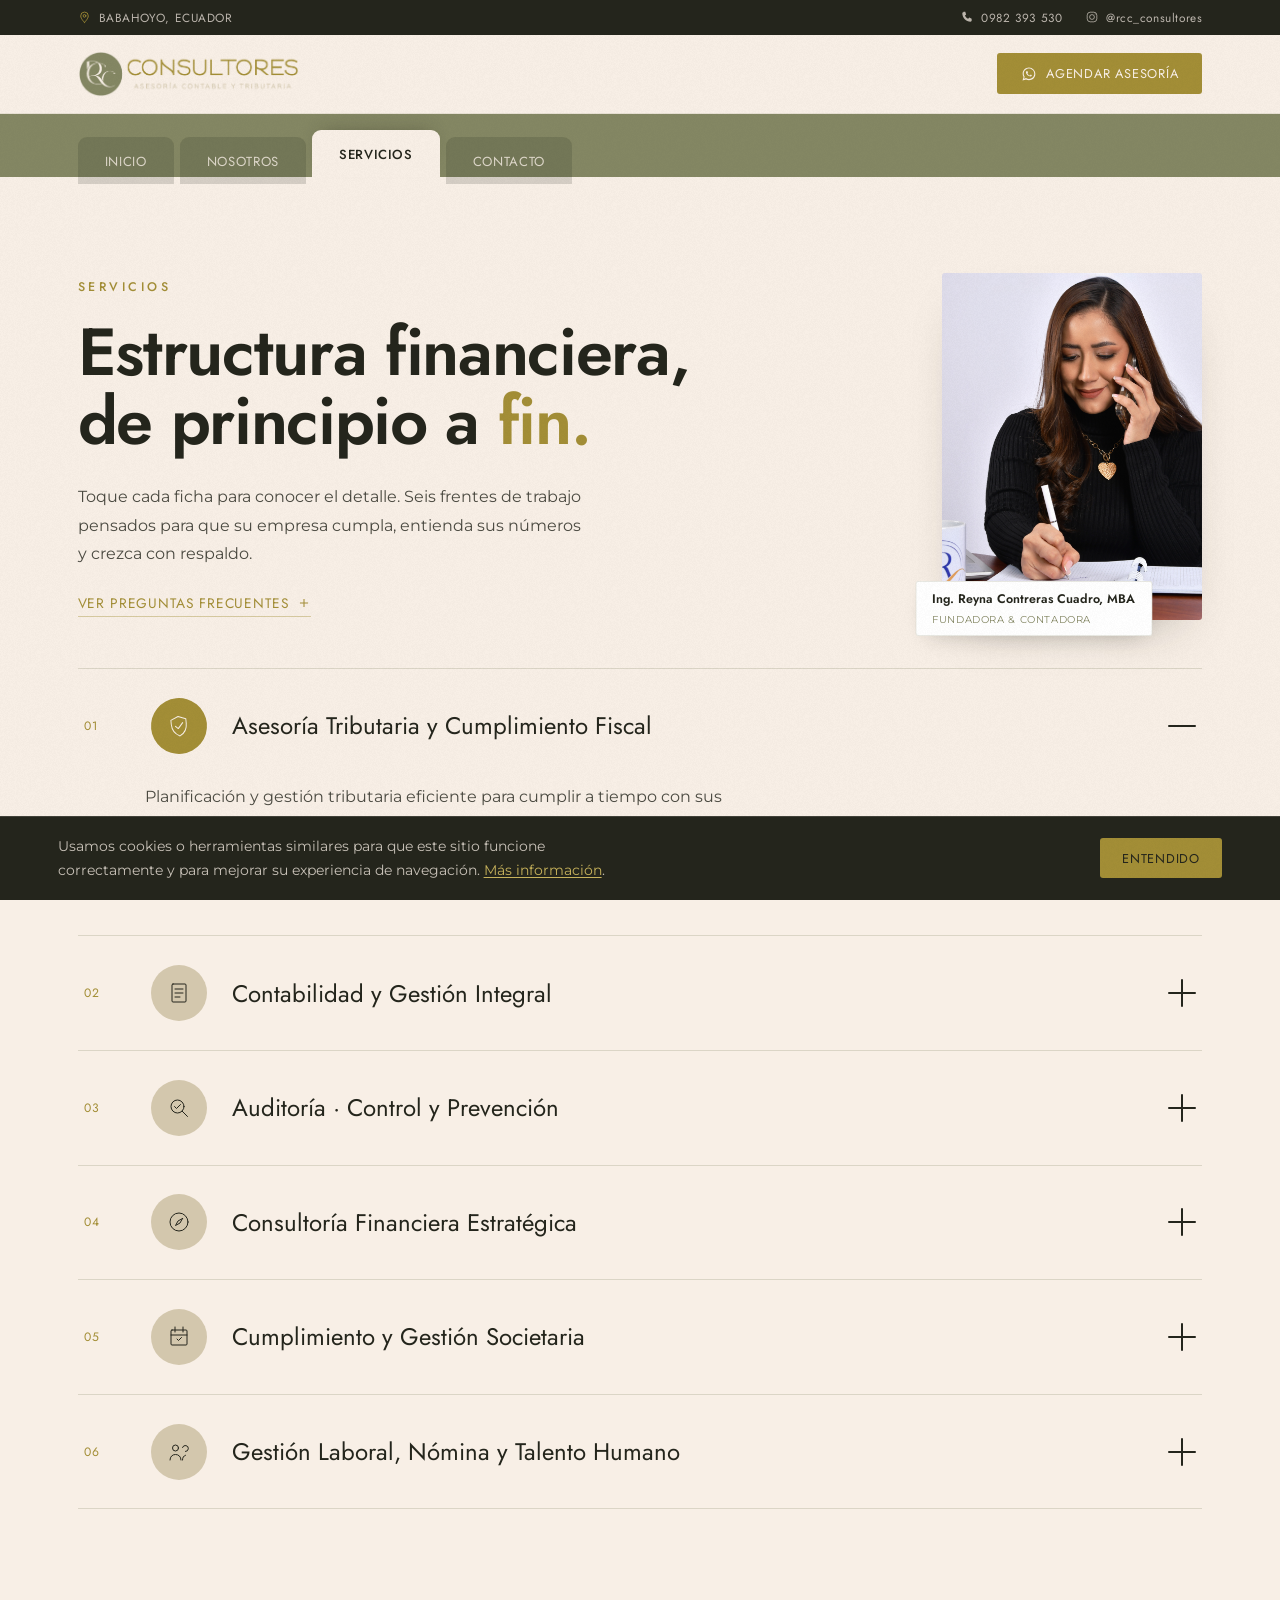
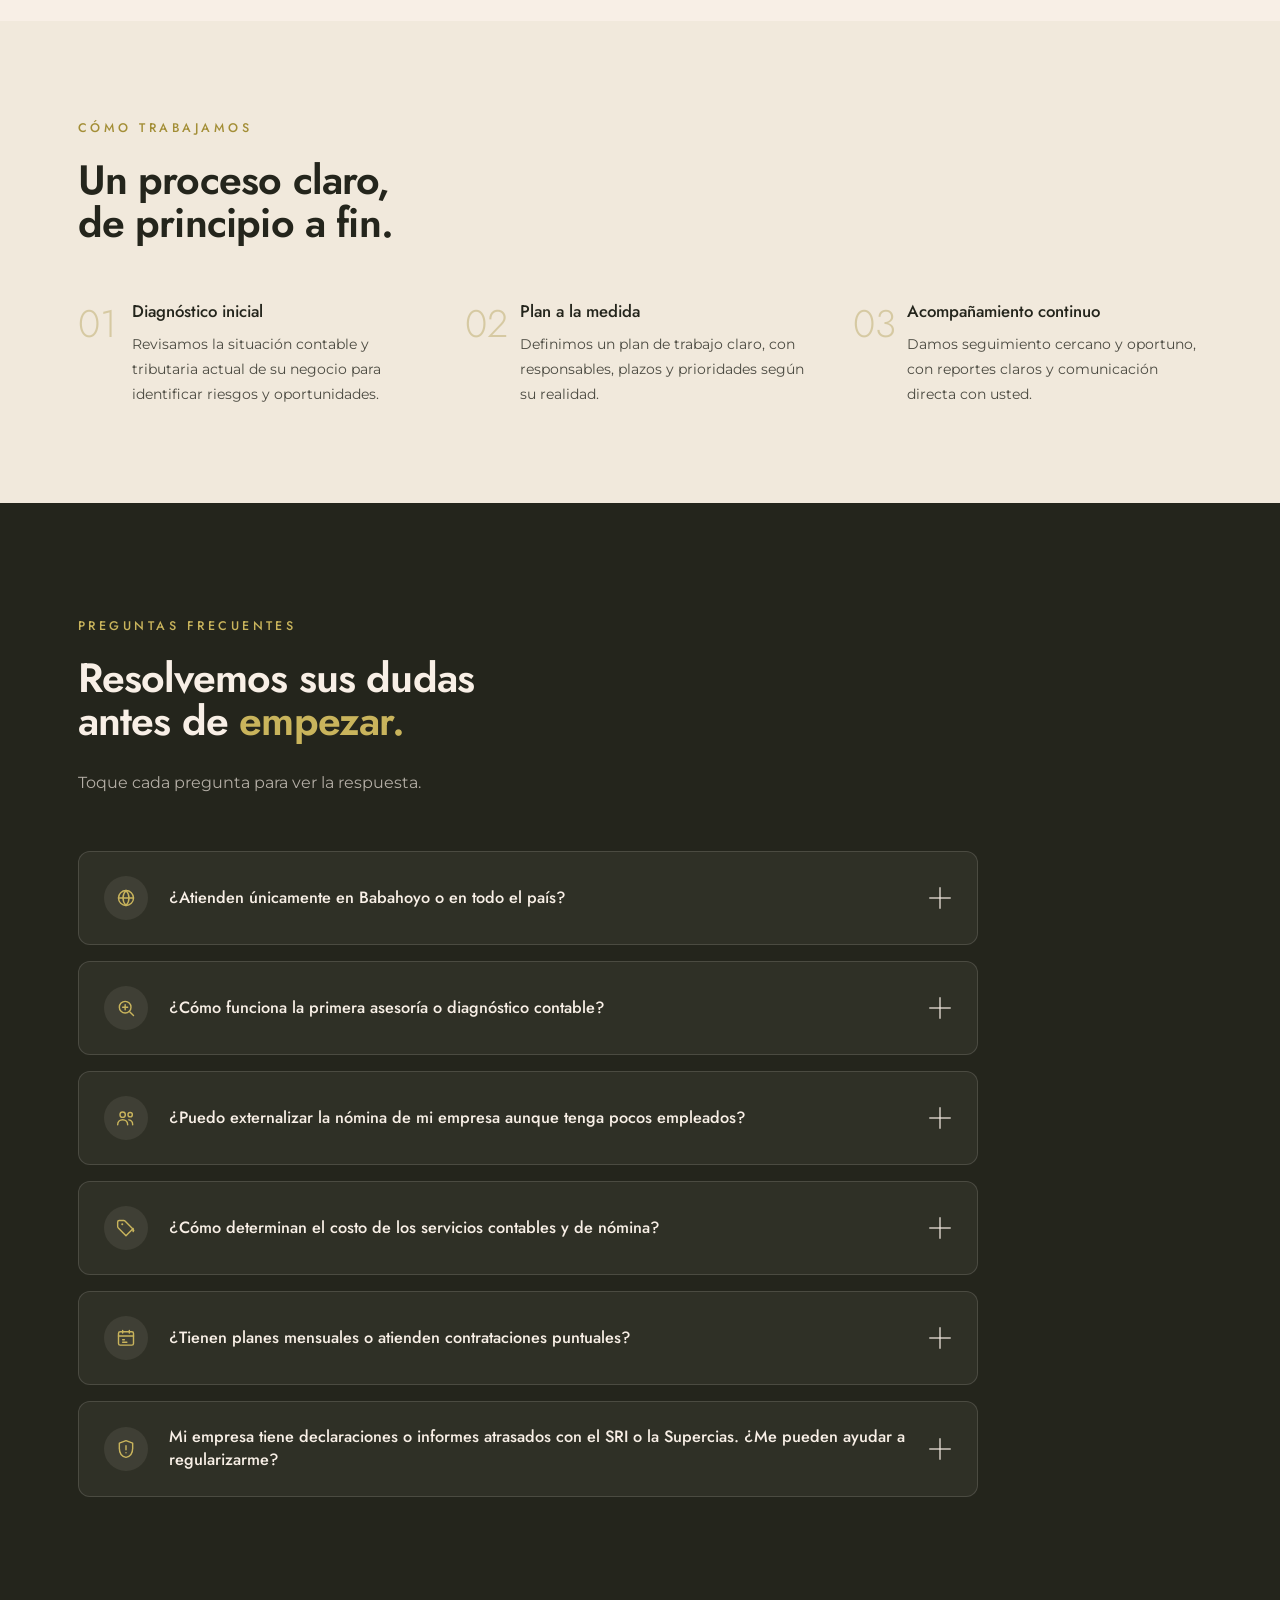
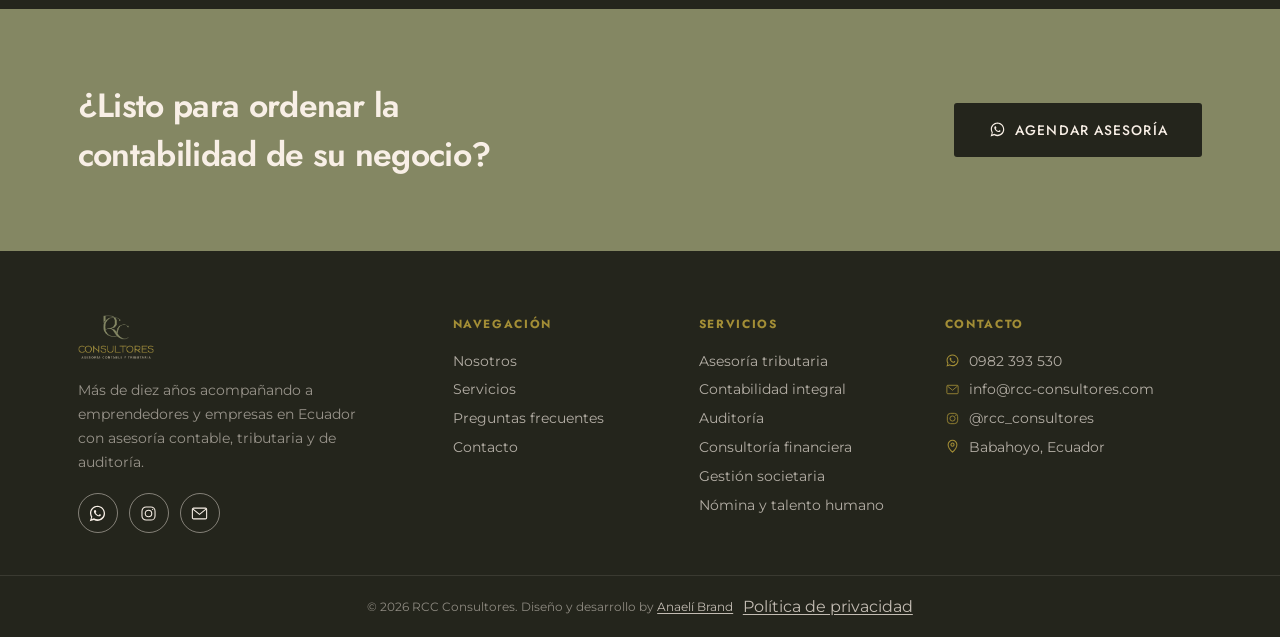
<file: servicios/index.html>
<!DOCTYPE html>
<html lang="es">
<head>
<meta charset="UTF-8">
<meta name="viewport" content="width=device-width, initial-scale=1.0">
<title>Servicios | RCC Consultores</title>
<meta name="description" content="Asesoría Tributaria y Cumplimiento Fiscal, Contabilidad y Gestión Integral, Auditoría, y Consultoría Financiera Estratégica con RCC Consultores.">
<link rel="icon" type="image/png" href="/images/favicon.png">
<link rel="preconnect" href="https://fonts.googleapis.com">
<link rel="preconnect" href="https://fonts.gstatic.com" crossorigin>
<link href="https://fonts.googleapis.com/css2?family=Jost:ital,wght@0,300;0,400;0,500;0,600;0,700;1,400&family=Montserrat:wght@300;400;500;600;700&display=swap" rel="stylesheet">
<link rel="stylesheet" href="/css/styles.css">
</head>
<body>

<div class="grain-overlay" aria-hidden="true"></div>

<header class="site-header" id="siteHeader">
  <div class="topbar">
    <div class="container topbar-inner">
      <span class="topbar-loc">
        <svg viewBox="0 0 24 24" fill="none" stroke="currentColor" stroke-width="1.6" stroke-linecap="round" stroke-linejoin="round"><path d="M12 21s7-6.5 7-12a7 7 0 1 0-14 0c0 5.5 7 12 7 12z"/><circle cx="12" cy="9" r="2.5"/></svg>
        Babahoyo, Ecuador
      </span>
      <div class="topbar-links">
        <a href="tel:+593982393530"><svg viewBox="0 0 24 24" fill="currentColor"><path d="M6 3h3l1.5 4.5-2 2c1 2.5 3 4.5 5.5 5.5l2-2L20 15v3c0 1.1-.9 2-2 2C10.5 20 4 13.5 4 6c0-1.1.9-2 2-2z"/></svg>0982 393 530</a>
        <a href="https://www.instagram.com/rcc_consultores/" target="_blank" rel="noopener"><svg viewBox="0 0 32 32" fill="none" stroke="currentColor" stroke-width="1.8"><rect x="5" y="5" width="22" height="22" rx="7"/><circle cx="16" cy="16" r="5.5"/><circle cx="23" cy="9" r="1.1" fill="currentColor" stroke="none"/></svg>@rcc_consultores</a>
      </div>
    </div>
  </div>

  <div class="header-brand-row">
    <div class="container header-brand-inner">
      <a href="/" class="brand-lockup">
        <img src="/images/lockup-horizontal.png" alt="RCC Consultores — Asesoría Contable y Tributaria">
      </a>
      <div style="display:flex; align-items:center; gap:1.2rem;">
        <a href="https://wa.me/593982393530" target="_blank" rel="noopener" class="nav-cta">
          <svg viewBox="0 0 32 32" fill="currentColor"><path d="M16 3C9 3 3.3 8.6 3.3 15.5c0 2.4.7 4.7 1.9 6.7L3 29l7-2.1c1.9 1 4 1.6 6 1.6 7 0 12.7-5.6 12.7-12.5S23 3 16 3zm0 22.8c-1.9 0-3.7-.5-5.3-1.4l-.4-.2-4.2 1.2 1.2-4-.2-.4c-1-1.7-1.6-3.6-1.6-5.6C5.5 9.8 10.2 5.2 16 5.2S26.5 9.8 26.5 15.5 21.8 25.8 16 25.8zm6-7.4c-.3-.2-1.9-1-2.2-1.1-.3-.1-.5-.2-.7.2-.2.3-.8 1.1-1 1.3-.2.2-.4.3-.7.1-.3-.2-1.4-.5-2.6-1.6-1-.9-1.6-2-1.8-2.3-.2-.3 0-.5.1-.7.1-.1.3-.4.5-.5.1-.2.2-.3.3-.5.1-.2 0-.4 0-.5-.1-.2-.7-1.7-.9-2.3-.2-.6-.5-.5-.7-.5h-.6c-.2 0-.5.1-.8.4-.3.3-1 1-1 2.4 0 1.4 1 2.8 1.2 3 .1.2 2 3.1 4.9 4.3.7.3 1.2.5 1.6.6.7.2 1.3.2 1.8.1.5-.1 1.9-.8 2.1-1.5.3-.7.3-1.3.2-1.5-.1-.1-.3-.2-.6-.4z"/></svg>
          Agendar asesoría
        </a>
        <button class="menu-toggle" id="menuToggle" aria-label="Abrir menú" aria-expanded="false"><span></span><span></span><span></span></button>
      </div>
    </div>
  </div>

  <div class="tab-bar">
    <div class="container tab-bar-inner">
      <a href="/" data-page="index">Inicio</a>
      <a href="/nosotros/" data-page="nosotros">Nosotros</a>
      <a href="/servicios/" data-page="servicios">Servicios</a>
      <a href="/contacto/" data-page="contacto">Contacto</a>
    </div>
  </div>
</header>

<nav class="mobile-nav" id="mobileNav">
  <a href="/" data-page="index">Inicio</a>
  <a href="/nosotros/" data-page="nosotros">Nosotros</a>
  <a href="/servicios/" data-page="servicios">Servicios</a>
  <a href="/contacto/" data-page="contacto">Contacto</a>
  <a href="https://wa.me/593982393530" target="_blank" rel="noopener" class="nav-cta">Agendar asesoría</a>
</nav>

<!-- ============ INTRO ============ -->
<section class="servicios-hero">
  <div class="container servicios-hero-grid">
    <div class="section-head reveal" style="margin-bottom:0;">
      <p class="eyebrow">Servicios</p>
      <h1 class="display-title">Estructura financiera,<br>de principio a <em>fin.</em></h1>
      <p class="section-lead">Toque cada ficha para conocer el detalle. Seis frentes de trabajo pensados para que su empresa cumpla, entienda sus números y crezca con respaldo.</p>
      <div class="reveal" style="margin-top:1.6rem;">
        <a href="#preguntas-frecuentes" class="text-link">Ver preguntas frecuentes
          <svg viewBox="0 0 24 24" fill="none" stroke="currentColor" stroke-width="1.8"><path d="M12 5v14M5 12h14"/></svg>
        </a>
      </div>
    </div>
    <div class="servicios-hero-photo reveal">
      <div class="frame">
        <img src="/images/reyna-black.jpg" alt="Ing. Reyna Contreras Cuadro, MBA, RCC Consultores" loading="lazy">
      </div>
      <div class="tag">
        <strong>Ing. Reyna Contreras Cuadro, MBA</strong>
        <span>Fundadora &amp; Contadora</span>
      </div>
    </div>
  </div>
</section>

<!-- ============ ACORDEÓN ============ -->
<section class="folder-section" style="padding-top:0;">
  <div class="container">
    <div class="accordion reveal">

      <div class="acc-item">
        <button class="acc-head" aria-expanded="false">
          <span class="acc-tag">01</span>
          <span class="acc-icon-badge"><svg viewBox="0 0 48 48" fill="none" stroke="currentColor" stroke-width="2" stroke-linecap="round" stroke-linejoin="round"><path d="M24 5 9 11v9c0 12 6.8 20 15 24 8.2-4 15-12 15-24v-9L24 5Z"/><path d="M17 24l5 5 10-11"/></svg></span>
          <h3>Asesoría Tributaria y Cumplimiento Fiscal</h3>
          <span class="acc-plus" aria-hidden="true"></span>
        </button>
        <div class="acc-panel">
          <div class="acc-panel-inner">
            <div class="acc-body">
              <p>Planificación y gestión tributaria eficiente para cumplir a tiempo con sus obligaciones fiscales y optimizar impuestos dentro del marco legal vigente, evitando contingencias y multas innecesarias.</p>
              <div class="acc-feats">
                <span>Declaraciones al día</span>
                <span>Planificación fiscal</span>
                <span>Optimización legal</span>
              </div>
            </div>
          </div>
        </div>
      </div>

      <div class="acc-item">
        <button class="acc-head" aria-expanded="false">
          <span class="acc-tag">02</span>
          <span class="acc-icon-badge"><svg viewBox="0 0 48 48" fill="none" stroke="currentColor" stroke-width="2" stroke-linecap="round" stroke-linejoin="round"><rect x="10" y="6" width="28" height="36" rx="2"/><path d="M16 16h16M16 24h16M16 32h10"/></svg></span>
          <h3>Contabilidad y Gestión Integral</h3>
          <span class="acc-plus" aria-hidden="true"></span>
        </button>
        <div class="acc-panel">
          <div class="acc-panel-inner">
            <div class="acc-body">
              <p>Reportes y estados financieros estructurados de forma clara y comprensible, para que sepa exactamente dónde está parado su negocio y hacia dónde puede crecer.</p>
              <div class="acc-feats">
                <span>Estados financieros</span>
                <span>Reportes mensuales</span>
                <span>Gestión contable</span>
              </div>
            </div>
          </div>
        </div>
      </div>

      <div class="acc-item">
        <button class="acc-head" aria-expanded="false">
          <span class="acc-tag">03</span>
          <span class="acc-icon-badge"><svg viewBox="0 0 48 48" fill="none" stroke="currentColor" stroke-width="2" stroke-linecap="round" stroke-linejoin="round"><circle cx="21" cy="21" r="13"/><path d="M30.5 30.5 41 41"/><path d="M15 21l4 4 8-8"/></svg></span>
          <h3>Auditoría · Control y Prevención</h3>
          <span class="acc-plus" aria-hidden="true"></span>
        </button>
        <div class="acc-panel">
          <div class="acc-panel-inner">
            <div class="acc-body">
              <p>Diagnósticos y revisiones exhaustivas de procesos e información financiera, para detectar riesgos, corregir fallos a tiempo y garantizar transparencia frente a organismos de control.</p>
              <div class="acc-feats">
                <span>Diagnóstico contable</span>
                <span>Revisión de procesos</span>
                <span>Prevención de riesgos</span>
              </div>
            </div>
          </div>
        </div>
      </div>

      <div class="acc-item">
        <button class="acc-head" aria-expanded="false">
          <span class="acc-tag">04</span>
          <span class="acc-icon-badge"><svg viewBox="0 0 48 48" fill="none" stroke="currentColor" stroke-width="2" stroke-linecap="round" stroke-linejoin="round"><circle cx="24" cy="24" r="18"/><path d="M31 17l-5 9-9 5 5-9 9-5Z"/></svg></span>
          <h3>Consultoría Financiera Estratégica</h3>
          <span class="acc-plus" aria-hidden="true"></span>
        </button>
        <div class="acc-panel">
          <div class="acc-panel-inner">
            <div class="acc-body">
              <p>Un diagnóstico integral de su realidad financiera y acompañamiento cercano en la toma de decisiones, para que su empresa crezca sobre bases sólidas y sostenibles.</p>
              <div class="acc-feats">
                <span>Diagnóstico financiero</span>
                <span>Toma de decisiones</span>
                <span>Crecimiento sostenible</span>
              </div>
            </div>
          </div>
        </div>
      </div>

      <div class="acc-item">
        <button class="acc-head" aria-expanded="false">
          <span class="acc-tag">05</span>
          <span class="acc-icon-badge"><svg viewBox="0 0 48 48" fill="none" stroke="currentColor" stroke-width="2" stroke-linecap="round" stroke-linejoin="round"><rect x="8" y="10" width="32" height="30" rx="2"/><path d="M16 4v10M32 4v10M8 20h32"/><path d="M20 28l3 3 6-6"/></svg></span>
          <h3>Cumplimiento y Gestión Societaria</h3>
          <span class="acc-plus" aria-hidden="true"></span>
        </button>
        <div class="acc-panel">
          <div class="acc-panel-inner">
            <div class="acc-body">
              <p>Gestión de trámites y obligaciones societarias ante la Superintendencia de Compañías, para mantener su empresa al día en su registro legal y evitar sanciones por incumplimiento.</p>
              <div class="acc-feats">
                <span>Trámites ante Supercias</span>
                <span>Obligaciones societarias</span>
                <span>Regularización legal</span>
              </div>
            </div>
          </div>
        </div>
      </div>

      <div class="acc-item">
        <button class="acc-head" aria-expanded="false">
          <span class="acc-tag">06</span>
          <span class="acc-icon-badge"><svg viewBox="0 0 48 48" fill="none" stroke="currentColor" stroke-width="2" stroke-linecap="round" stroke-linejoin="round"><circle cx="17" cy="16" r="6"/><path d="M6 40c0-7 5-11 11-11s11 4 11 11"/><path d="M31 15a6 6 0 1 1 6 8"/><path d="M31 40c0-5 2-8 6-9.5"/></svg></span>
          <h3>Gestión Laboral, Nómina y Talento Humano</h3>
          <span class="acc-plus" aria-hidden="true"></span>
        </button>
        <div class="acc-panel">
          <div class="acc-panel-inner">
            <div class="acc-body">
              <p>Procesamiento de nómina y gestión de talento humano adaptado a empresas de cualquier tamaño, asegurando el cumplimiento de contratos, avisos al IESS y actas de finiquito.</p>
              <div class="acc-feats">
                <span>Procesamiento de nómina</span>
                <span>Avisos al IESS</span>
                <span>Contratos y finiquitos</span>
              </div>
            </div>
          </div>
        </div>
      </div>

    </div>
  </div>
</section>

<!-- ============ CÓMO TRABAJAMOS ============ -->
<section class="proceso">
  <div class="container">
    <div class="section-head reveal">
      <p class="eyebrow">Cómo trabajamos</p>
      <h2 class="display-title">Un proceso claro,<br>de principio a fin.</h2>
    </div>

    <div class="proceso-steps">
      <div class="proceso-step reveal">
        <span class="step-num">01</span>
        <h3>Diagnóstico inicial</h3>
        <p>Revisamos la situación contable y tributaria actual de su negocio para identificar riesgos y oportunidades.</p>
      </div>
      <div class="proceso-step reveal">
        <span class="step-num">02</span>
        <h3>Plan a la medida</h3>
        <p>Definimos un plan de trabajo claro, con responsables, plazos y prioridades según su realidad.</p>
      </div>
      <div class="proceso-step reveal">
        <span class="step-num">03</span>
        <h3>Acompañamiento continuo</h3>
        <p>Damos seguimiento cercano y oportuno, con reportes claros y comunicación directa con usted.</p>
      </div>
    </div>
  </div>
</section>

<!-- ============ PREGUNTAS FRECUENTES ============ -->
<section class="faq-section" id="preguntas-frecuentes">
  <div class="container">
    <div class="section-head reveal">
      <p class="eyebrow">Preguntas frecuentes</p>
      <h2 class="display-title">Resolvemos sus dudas<br>antes de <em>empezar.</em></h2>
      <p class="section-lead">Toque cada pregunta para ver la respuesta.</p>
    </div>

    <div class="faq-list reveal">

      <div class="faq-item">
        <button class="faq-head" aria-expanded="false">
          <span class="faq-icon"><svg viewBox="0 0 24 24" fill="none" stroke="currentColor" stroke-width="1.7" stroke-linecap="round" stroke-linejoin="round"><circle cx="12" cy="12" r="9"/><path d="M3 12h18M12 3a13 13 0 0 1 0 18M12 3a13 13 0 0 0 0 18"/></svg></span>
          <h3>¿Atienden únicamente en Babahoyo o en todo el país?</h3>
          <span class="faq-plus" aria-hidden="true"></span>
        </button>
        <div class="faq-panel">
          <div class="faq-panel-inner">
            <div class="faq-body">
              <p>Ofrecemos servicios de asesoría contable, tributaria, nómina y gestión societaria a nivel nacional de forma 100% digital y remota, garantizando la misma atención cercana y personalizada sin importar en qué ciudad se encuentre su empresa.</p>
            </div>
          </div>
        </div>
      </div>

      <div class="faq-item">
        <button class="faq-head" aria-expanded="false">
          <span class="faq-icon"><svg viewBox="0 0 24 24" fill="none" stroke="currentColor" stroke-width="1.7" stroke-linecap="round" stroke-linejoin="round"><circle cx="11" cy="11" r="7"/><path d="M21 21l-4.3-4.3"/><path d="M8 11h6M11 8v6"/></svg></span>
          <h3>¿Cómo funciona la primera asesoría o diagnóstico contable?</h3>
          <span class="faq-plus" aria-hidden="true"></span>
        </button>
        <div class="faq-panel">
          <div class="faq-panel-inner">
            <div class="faq-body">
              <p>Iniciamos con una revisión preliminar de su situación fiscal y contable actual para identificar posibles riesgos, multas pendientes o contingencias. A partir de ahí, le presentamos un plan de trabajo claro y a la medida de su negocio.</p>
            </div>
          </div>
        </div>
      </div>

      <div class="faq-item">
        <button class="faq-head" aria-expanded="false">
          <span class="faq-icon"><svg viewBox="0 0 24 24" fill="none" stroke="currentColor" stroke-width="1.7" stroke-linecap="round" stroke-linejoin="round"><circle cx="8" cy="8" r="3.2"/><path d="M2 20c0-3.5 2.7-6 6-6s6 2.5 6 6"/><circle cx="17" cy="8" r="2.6"/><path d="M15.5 14.2c2.6.3 4.5 2.6 4.5 5.8"/></svg></span>
          <h3>¿Puedo externalizar la nómina de mi empresa aunque tenga pocos empleados?</h3>
          <span class="faq-plus" aria-hidden="true"></span>
        </button>
        <div class="faq-panel">
          <div class="faq-panel-inner">
            <div class="faq-body">
              <p>Sí. Adaptamos el servicio de procesamiento de nómina y gestión de Talento Humano tanto para pequeñas empresas y PYMEs con pocos trabajadores como para estructuras corporativas más grandes, asegurando el cumplimiento de contratos, avisos del IESS y acta de finiquitos.</p>
            </div>
          </div>
        </div>
      </div>

      <div class="faq-item">
        <button class="faq-head" aria-expanded="false">
          <span class="faq-icon"><svg viewBox="0 0 24 24" fill="none" stroke="currentColor" stroke-width="1.7" stroke-linecap="round" stroke-linejoin="round"><path d="M20.6 12.6 12 21.2 2.8 12A2.5 2.5 0 0 1 2 10.2V4.8A1.8 1.8 0 0 1 3.8 3h5.4c.6 0 1.2.2 1.6.6l9.8 9.8a2 2 0 0 1 0 2.8Z"/><circle cx="7.5" cy="7.5" r="1.2" fill="currentColor" stroke="none"/></svg></span>
          <h3>¿Cómo determinan el costo de los servicios contables y de nómina?</h3>
          <span class="faq-plus" aria-hidden="true"></span>
        </button>
        <div class="faq-panel">
          <div class="faq-panel-inner">
            <div class="faq-body">
              <p>Nuestras tarifas se adaptan a la estructura y volumen de operaciones de cada negocio (número de facturas, cantidad de empleados, régimen tributario y tipo de compañía). Le presentamos una propuesta clara y transparente desde el primer día, sin costos ocultos.</p>
            </div>
          </div>
        </div>
      </div>

      <div class="faq-item">
        <button class="faq-head" aria-expanded="false">
          <span class="faq-icon"><svg viewBox="0 0 24 24" fill="none" stroke="currentColor" stroke-width="1.7" stroke-linecap="round" stroke-linejoin="round"><rect x="3" y="4.5" width="18" height="16" rx="2"/><path d="M3 9.5h18M8 3v3M16 3v3"/><path d="M8 14h2M8 17h5"/></svg></span>
          <h3>¿Tienen planes mensuales o atienden contrataciones puntuales?</h3>
          <span class="faq-plus" aria-hidden="true"></span>
        </button>
        <div class="faq-panel">
          <div class="faq-panel-inner">
            <div class="faq-body">
              <p>Ofrecemos ambas modalidades: planes de acompañamiento mensual para llevar su contabilidad, nómina y obligaciones al día, o contrataciones puntuales para servicios específicos como cierres de balances anuales, o regularizaciones ante la Supercias.</p>
            </div>
          </div>
        </div>
      </div>

      <div class="faq-item">
        <button class="faq-head" aria-expanded="false">
          <span class="faq-icon"><svg viewBox="0 0 24 24" fill="none" stroke="currentColor" stroke-width="1.7" stroke-linecap="round" stroke-linejoin="round"><path d="M12 2 4 5v6c0 6 3.4 10 8 11 4.6-1 8-5 8-11V5l-8-3Z"/><path d="M12 8v5M12 16.5h.01"/></svg></span>
          <h3>Mi empresa tiene declaraciones o informes atrasados con el SRI o la Supercias. ¿Me pueden ayudar a regularizarme?</h3>
          <span class="faq-plus" aria-hidden="true"></span>
        </button>
        <div class="faq-panel">
          <div class="faq-panel-inner">
            <div class="faq-body">
              <p>Sí. Realizamos un diagnóstico inicial para evaluar el estado de mora o las inconsistencias pendientes, calculamos las obligaciones reales y gestionamos la regularización ante los organismos de control para dejar su empresa al día y evitar cierres o multas mayores.</p>
            </div>
          </div>
        </div>
      </div>

    </div>
  </div>
</section>

<!-- ============ CTA ============ -->
<section class="cta-band">
  <div class="container cta-band-inner">
    <h2 class="reveal">¿Listo para ordenar la contabilidad de su negocio?</h2>

    <div class="cta-band-actions reveal">
      <a href="https://wa.me/593982393530" target="_blank" rel="noopener" class="btn btn--dark">
        <svg viewBox="0 0 32 32" fill="currentColor"><path d="M16 3C9 3 3.3 8.6 3.3 15.5c0 2.4.7 4.7 1.9 6.7L3 29l7-2.1c1.9 1 4 1.6 6 1.6 7 0 12.7-5.6 12.7-12.5S23 3 16 3zm0 22.8c-1.9 0-3.7-.5-5.3-1.4l-.4-.2-4.2 1.2 1.2-4-.2-.4c-1-1.7-1.6-3.6-1.6-5.6C5.5 9.8 10.2 5.2 16 5.2S26.5 9.8 26.5 15.5 21.8 25.8 16 25.8zm6-7.4c-.3-.2-1.9-1-2.2-1.1-.3-.1-.5-.2-.7.2-.2.3-.8 1.1-1 1.3-.2.2-.4.3-.7.1-.3-.2-1.4-.5-2.6-1.6-1-.9-1.6-2-1.8-2.3-.2-.3 0-.5.1-.7.1-.1.3-.4.5-.5.1-.2.2-.3.3-.5.1-.2 0-.4 0-.5-.1-.2-.7-1.7-.9-2.3-.2-.6-.5-.5-.7-.5h-.6c-.2 0-.5.1-.8.4-.3.3-1 1-1 2.4 0 1.4 1 2.8 1.2 3 .1.2 2 3.1 4.9 4.3.7.3 1.2.5 1.6.6.7.2 1.3.2 1.8.1.5-.1 1.9-.8 2.1-1.5.3-.7.3-1.3.2-1.5-.1-.1-.3-.2-.6-.4z"/></svg>
        Agendar asesoría
      </a>
    </div>
  </div>
</section>

<!-- ============ FOOTER ============ -->
<footer class="site-footer">
  <div class="container footer-inner">
    <div class="footer-brand">
      <a href="/"><img src="/images/lockup-vertical.png" alt="RCC Consultores"></a>
      <p>Más de diez años acompañando a emprendedores y empresas en Ecuador con asesoría contable, tributaria y de auditoría.</p>
      <div class="footer-social">
        <a href="https://wa.me/593982393530" target="_blank" rel="noopener" aria-label="WhatsApp"><svg viewBox="0 0 32 32" fill="currentColor"><path d="M16 3C9 3 3.3 8.6 3.3 15.5c0 2.4.7 4.7 1.9 6.7L3 29l7-2.1c1.9 1 4 1.6 6 1.6 7 0 12.7-5.6 12.7-12.5S23 3 16 3zm0 22.8c-1.9 0-3.7-.5-5.3-1.4l-.4-.2-4.2 1.2 1.2-4-.2-.4c-1-1.7-1.6-3.6-1.6-5.6C5.5 9.8 10.2 5.2 16 5.2S26.5 9.8 26.5 15.5 21.8 25.8 16 25.8zm6-7.4c-.3-.2-1.9-1-2.2-1.1-.3-.1-.5-.2-.7.2-.2.3-.8 1.1-1 1.3-.2.2-.4.3-.7.1-.3-.2-1.4-.5-2.6-1.6-1-.9-1.6-2-1.8-2.3-.2-.3 0-.5.1-.7.1-.1.3-.4.5-.5.1-.2.2-.3.3-.5.1-.2 0-.4 0-.5-.1-.2-.7-1.7-.9-2.3-.2-.6-.5-.5-.7-.5h-.6c-.2 0-.5.1-.8.4-.3.3-1 1-1 2.4 0 1.4 1 2.8 1.2 3 .1.2 2 3.1 4.9 4.3.7.3 1.2.5 1.6.6.7.2 1.3.2 1.8.1.5-.1 1.9-.8 2.1-1.5.3-.7.3-1.3.2-1.5-.1-.1-.3-.2-.6-.4z"/></svg></a>
        <a href="https://www.instagram.com/rcc_consultores/" target="_blank" rel="noopener" aria-label="Instagram"><svg viewBox="0 0 32 32" fill="none" stroke="currentColor" stroke-width="1.8"><rect x="5" y="5" width="22" height="22" rx="7"/><circle cx="16" cy="16" r="5.5"/><circle cx="23" cy="9" r="1.1" fill="currentColor" stroke="none"/></svg></a>
        <a href="mailto:info@rcc-consultores.com" aria-label="Correo"><svg viewBox="0 0 32 32" fill="none" stroke="currentColor" stroke-width="1.8"><rect x="4" y="7" width="24" height="18" rx="2"/><path d="M5 8.5 16 17.5 27 8.5"/></svg></a>
      </div>
    </div>

    <div class="footer-col">
      <h4>Navegación</h4>
      <a href="/nosotros/">Nosotros</a>
      <a href="/servicios/">Servicios</a>
      <a href="/servicios/#preguntas-frecuentes">Preguntas frecuentes</a>
      <a href="/contacto/">Contacto</a>
    </div>

    <div class="footer-col">
      <h4>Servicios</h4>
      <a href="/servicios/">Asesoría tributaria</a>
      <a href="/servicios/">Contabilidad integral</a>
      <a href="/servicios/">Auditoría</a>
      <a href="/servicios/">Consultoría financiera</a>
      <a href="/servicios/">Gestión societaria</a>
      <a href="/servicios/">Nómina y talento humano</a>
    </div>

    <div class="footer-col">
      <h4>Contacto</h4>
      <a href="https://wa.me/593982393530" target="_blank" rel="noopener"><svg viewBox="0 0 32 32" fill="currentColor"><path d="M16 3C9 3 3.3 8.6 3.3 15.5c0 2.4.7 4.7 1.9 6.7L3 29l7-2.1c1.9 1 4 1.6 6 1.6 7 0 12.7-5.6 12.7-12.5S23 3 16 3zm0 22.8c-1.9 0-3.7-.5-5.3-1.4l-.4-.2-4.2 1.2 1.2-4-.2-.4c-1-1.7-1.6-3.6-1.6-5.6C5.5 9.8 10.2 5.2 16 5.2S26.5 9.8 26.5 15.5 21.8 25.8 16 25.8zm6-7.4c-.3-.2-1.9-1-2.2-1.1-.3-.1-.5-.2-.7.2-.2.3-.8 1.1-1 1.3-.2.2-.4.3-.7.1-.3-.2-1.4-.5-2.6-1.6-1-.9-1.6-2-1.8-2.3-.2-.3 0-.5.1-.7.1-.1.3-.4.5-.5.1-.2.2-.3.3-.5.1-.2 0-.4 0-.5-.1-.2-.7-1.7-.9-2.3-.2-.6-.5-.5-.7-.5h-.6c-.2 0-.5.1-.8.4-.3.3-1 1-1 2.4 0 1.4 1 2.8 1.2 3 .1.2 2 3.1 4.9 4.3.7.3 1.2.5 1.6.6.7.2 1.3.2 1.8.1.5-.1 1.9-.8 2.1-1.5.3-.7.3-1.3.2-1.5-.1-.1-.3-.2-.6-.4z"/></svg>0982 393 530</a>
      <a href="mailto:info@rcc-consultores.com"><svg viewBox="0 0 32 32" fill="none" stroke="currentColor" stroke-width="1.8"><rect x="4" y="7" width="24" height="18" rx="2"/><path d="M5 8.5 16 17.5 27 8.5"/></svg>info@rcc-consultores.com</a>
      <a href="https://www.instagram.com/rcc_consultores/" target="_blank" rel="noopener"><svg viewBox="0 0 32 32" fill="none" stroke="currentColor" stroke-width="1.8"><rect x="5" y="5" width="22" height="22" rx="7"/><circle cx="16" cy="16" r="5.5"/><circle cx="23" cy="9" r="1.1" fill="currentColor" stroke="none"/></svg>@rcc_consultores</a>
      <span><svg viewBox="0 0 24 24" fill="none" stroke="currentColor" stroke-width="1.7" stroke-linecap="round" stroke-linejoin="round"><path d="M12 21s7-6.5 7-12a7 7 0 1 0-14 0c0 5.5 7 12 7 12z"/><circle cx="12" cy="9" r="2.5"/></svg>Babahoyo, Ecuador</span>
    </div>
  </div>

  <div class="footer-bottom">
    <div class="container footer-bottom-inner">
      <span>© <span id="year"></span> RCC Consultores. Diseño y desarrollo by <a href="https://www.instagram.com/anaeli.brand/" target="_blank" rel="noopener" class="credit-link">Anaelí Brand</a></span>
      <a href="/privacidad/" class="credit-link">Política de privacidad</a>
    </div>
  </div>
</footer>


<div class="cookie-banner" id="cookieBanner">
  <div class="cookie-banner-inner">
    <p class="cookie-banner-text">Usamos cookies o herramientas similares para que este sitio funcione correctamente y para mejorar su experiencia de navegación. <a href="/privacidad/">Más información</a>.</p>
    <div class="cookie-banner-actions">
      <button type="button" class="cookie-accept" id="cookieAccept">Entendido</button>
    </div>
  </div>
</div>

<script src="/js/main.js?v=3"></script>
</body>
</html>
</file>
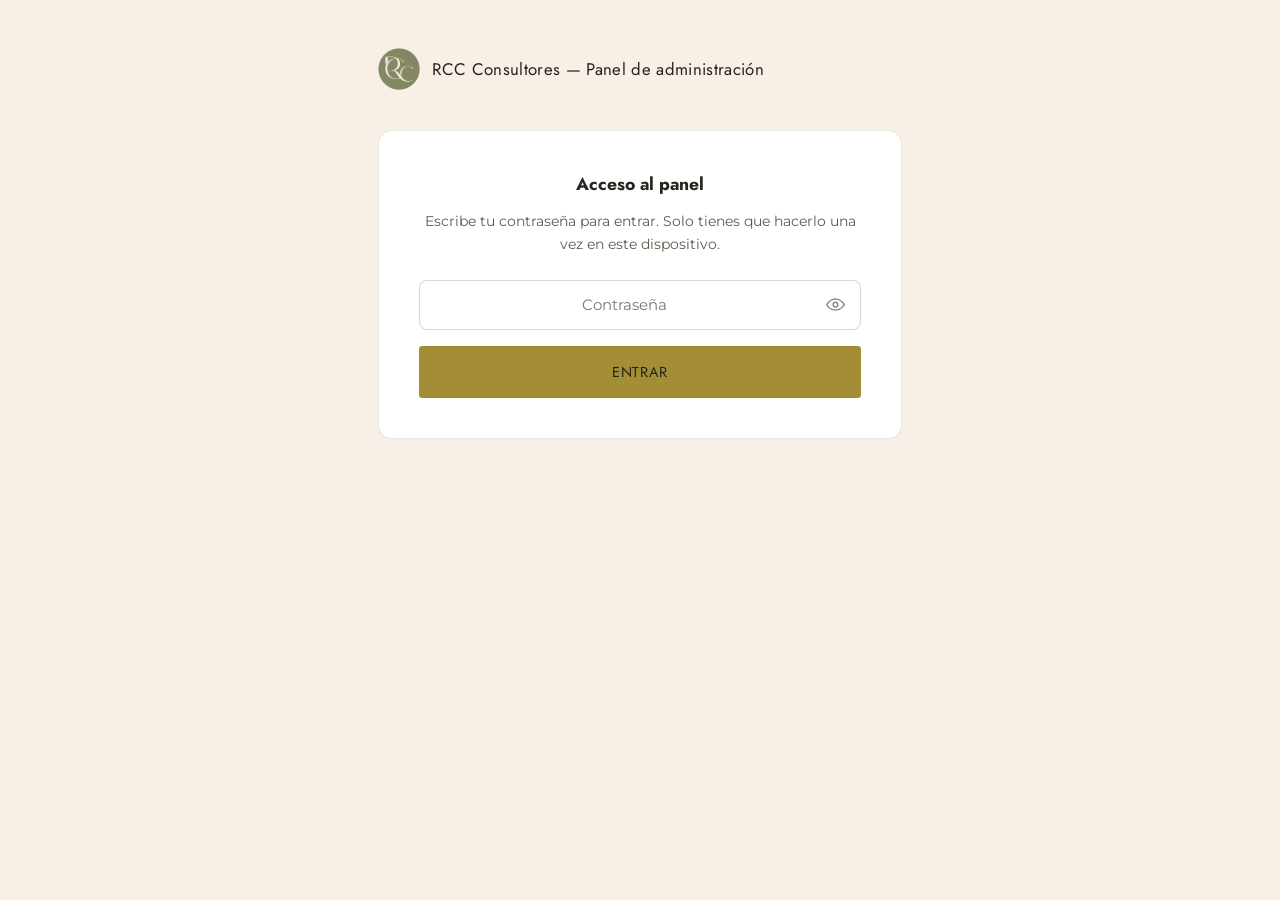
<file: admin.html>
<!DOCTYPE html>
<html lang="es">
<head>
<meta charset="UTF-8">
<meta name="viewport" content="width=device-width, initial-scale=1.0">
<title>Panel de administración | RCC Consultores</title>
<meta name="robots" content="noindex, nofollow">
<link rel="icon" type="image/png" href="images/favicon.png">
<link rel="preconnect" href="https://fonts.googleapis.com">
<link rel="preconnect" href="https://fonts.gstatic.com" crossorigin>
<link href="https://fonts.googleapis.com/css2?family=Jost:ital,wght@0,300;0,400;0,500;0,600;0,700;1,400&family=Montserrat:wght@300;400;500;600;700&display=swap" rel="stylesheet">
<link rel="stylesheet" href="css/styles.css">
<style>
  body{ background: var(--c7-ivory); min-height:100vh; }
  .admin-wrap{ max-width: 640px; margin: 0 auto; padding: 3rem var(--edge) 5rem; }
  .admin-logo{ display:flex; align-items:center; gap:.8rem; margin-bottom: 2.5rem; }
  .admin-logo img{ width:42px; height:42px; border-radius:50%; }
  .admin-logo span{ font-family: var(--font-display); font-size:1.05rem; letter-spacing:.02em; color: var(--olive-deep); }
  .admin-card{ background: var(--white); border: 1px solid rgba(132,135,99,.18); border-radius: 14px; padding: 2rem; margin-bottom: 1.5rem; }
  .admin-card h2{ font-family: var(--font-display); font-size:1.15rem; color: var(--olive-deep); margin-bottom:.4rem; font-weight:600; }
  .admin-card p.admin-sub{ font-size:.85rem; color:#7a7968; margin-bottom:1.5rem; }
  .admin-field{ margin-bottom: 1.3rem; }
  .admin-field label{ display:block; font-family: var(--font-display); font-size:.72rem; letter-spacing:.08em; text-transform:uppercase; color: var(--c1-olive); margin-bottom:.5rem; }
  .admin-field input[type=text], .admin-field input[type=email], .admin-field input[type=tel]{
    width:100%; padding:.8rem 1rem; border:1px solid rgba(132,135,99,.3); border-radius:8px;
    font-family: var(--font-body); font-size:.95rem; background: var(--c7-ivory); color:#2c2b22;
  }
  .admin-field input:focus{ outline:2px solid var(--c2-gold); outline-offset:1px; }
  .admin-hint{ font-size:.76rem; color:#8a8977; margin-top:.4rem; }
  .photo-row{ display:flex; align-items:center; gap:1.2rem; }
  .photo-preview{ width:64px; height:80px; object-fit:cover; border-radius:8px; border:1px solid rgba(132,135,99,.25); flex-shrink:0; background:#eee; }
  .photo-upload label.file-btn{
    display:inline-block; font-family: var(--font-display); font-size:.78rem; letter-spacing:.05em; text-transform:uppercase;
    padding:.6rem 1.1rem; border:1px solid var(--olive-deep); border-radius: var(--radius); color: var(--olive-deep); cursor:pointer;
    transition: background .25s var(--ease), color .25s var(--ease);
  }
  .photo-upload label.file-btn:hover{ background: var(--olive-deep); color:var(--c7-ivory); }
  .photo-upload input[type=file]{ display:none; }
  .photo-filename{ font-size:.78rem; color:#7a7968; margin-top:.4rem; }
  .admin-save{
    width:100%; padding:1rem; border:none; border-radius: var(--radius); background: var(--c2-gold); color: var(--olive-deep);
    font-family: var(--font-display); font-size:.9rem; letter-spacing:.05em; text-transform:uppercase; cursor:pointer;
    transition: background .25s var(--ease), transform .2s var(--ease);
  }
  .admin-save:hover:not(:disabled){ background: var(--gold-light); transform: translateY(-1px); }
  .admin-save:disabled{ opacity:.55; cursor:not-allowed; }
  .admin-save.secondary{ background: var(--white); border: 1px solid var(--olive-deep); color: var(--olive-deep); }
  .admin-save.secondary:hover:not(:disabled){ background: var(--olive-deep); color: var(--c7-ivory); }
  .admin-status{ margin-top:1rem; font-size:.86rem; padding:.8rem 1rem; border-radius:8px; display:none; }
  .admin-status.ok{ display:block; background:#eaf3e4; color:#3e6b2e; }
  .admin-status.err{ display:block; background:#fbeaea; color:#a33; }
  .admin-status.loading{ display:block; background:#f0efe8; color:#6b6a5a; }
  .gate-card{ background: var(--white); border: 1px solid rgba(132,135,99,.18); border-radius: 14px; padding: 2.5rem; text-align:center; }
  .gate-card p{ font-size:.9rem; color:#5c5b4e; margin-bottom:1.5rem; line-height:1.6; }

  .pass-wrap{ position:relative; margin-bottom:1rem; }
  .pass-wrap input{
    width:100%; padding:.9rem 3rem .9rem 1rem; border:1px solid rgba(132,135,99,.3); border-radius:8px;
    text-align:center; font-family: var(--font-body); font-size:.95rem; box-sizing:border-box;
  }
  .eye-toggle{
    position:absolute; right:.6rem; top:50%; transform:translateY(-50%); background:none; border:none; cursor:pointer;
    padding:.4rem; color:#8a8977; display:flex; align-items:center; justify-content:center;
  }
  .eye-toggle:hover{ color: var(--olive-deep); }
  .eye-toggle svg{ width:19px; height:19px; }

  #logoutLink, #changePassLink{ display:block; text-align:center; margin-top:1.2rem; font-size:.8rem; color:#9a998a; text-decoration:underline; cursor:pointer; }
  #changePassBox{ display:none; margin-top:1.5rem; padding-top:1.5rem; border-top:1px solid rgba(132,135,99,.18); }
  #changePassBox h3{ font-family: var(--font-display); font-size:.95rem; color: var(--olive-deep); margin-bottom:1rem; font-weight:600; text-align:center; }
</style>
</head>
<body>

<div class="admin-wrap">
  <div class="admin-logo">
    <img src="images/badge-olive.png" alt="">
    <span>RCC Consultores — Panel de administración</span>
  </div>

  <!-- ============ PANTALLA DE ACCESO ============ -->
  <div id="gateScreen" class="gate-card">
    <h2 style="font-family:var(--font-display); font-size:1.1rem; color:var(--olive-deep); margin-bottom:.8rem;">Acceso al panel</h2>
    <p>Escribe tu contraseña para entrar. Solo tienes que hacerlo una vez en este dispositivo.</p>
    <div class="pass-wrap">
      <input type="password" id="codeInput" placeholder="Contraseña" autocomplete="off">
      <button type="button" class="eye-toggle" data-target="codeInput" aria-label="Mostrar contraseña">
        <svg viewBox="0 0 24 24" fill="none" stroke="currentColor" stroke-width="1.8" stroke-linecap="round" stroke-linejoin="round"><path d="M1 12s4-7 11-7 11 7 11 7-4 7-11 7-11-7-11-7Z"/><circle cx="12" cy="12" r="3"/></svg>
      </button>
    </div>
    <button type="button" class="admin-save" id="unlockBtn">Entrar</button>
    <div id="gateError" class="admin-status err" style="display:none; margin-top:1rem;"></div>
  </div>

  <!-- ============ PANEL PRINCIPAL ============ -->
  <div id="panelScreen" style="display:none;">

    <div class="admin-card">
      <h2>Datos de contacto</h2>
      <p class="admin-sub">Estos datos se actualizan en todas las páginas del sitio automáticamente.</p>

      <div class="admin-field">
        <label>WhatsApp</label>
        <input type="tel" id="fieldWhatsapp" placeholder="0982 393 530">
        <p class="admin-hint">Solo números, con el 0 inicial. Ej: 0982393530</p>
      </div>

      <div class="admin-field">
        <label>Correo electrónico</label>
        <input type="email" id="fieldEmail" placeholder="info@rcc-consultores.com">
      </div>

      <div class="admin-field">
        <label>Usuario de Instagram</label>
        <input type="text" id="fieldInstagram" placeholder="rcc_consultores">
        <p class="admin-hint">Sin la @, solo el nombre de usuario.</p>
      </div>
    </div>

    <div class="admin-card">
      <h2>Fotos</h2>
      <p class="admin-sub">Formato JPG, ideal en orientación vertical (retrato).</p>

      <div class="admin-field">
        <label>Foto de Inicio y Nosotros</label>
        <div class="photo-row">
          <img id="previewGreen" class="photo-preview" src="images/reyna-green.jpg" alt="">
          <div class="photo-upload">
            <label class="file-btn" for="fileGreen">Elegir foto nueva</label>
            <input type="file" id="fileGreen" accept="image/jpeg,image/jpg">
            <p class="photo-filename" id="filenameGreen"></p>
          </div>
        </div>
      </div>

      <div class="admin-field" style="margin-bottom:0;">
        <label>Foto de Servicios</label>
        <div class="photo-row">
          <img id="previewBlack" class="photo-preview" src="images/reyna-black.jpg" alt="">
          <div class="photo-upload">
            <label class="file-btn" for="fileBlack">Elegir foto nueva</label>
            <input type="file" id="fileBlack" accept="image/jpeg,image/jpg">
            <p class="photo-filename" id="filenameBlack"></p>
          </div>
        </div>
      </div>
    </div>

    <button type="button" class="admin-save" id="saveBtn">Guardar cambios</button>
    <div id="statusBox" class="admin-status"></div>

    <span id="logoutLink">Cerrar acceso en este dispositivo</span>
    <span id="changePassLink">Cambiar contraseña</span>

    <div id="changePassBox">
      <h3>Nueva contraseña</h3>
      <div class="pass-wrap">
        <input type="password" id="newPassInput" placeholder="Nueva contraseña" autocomplete="off">
        <button type="button" class="eye-toggle" data-target="newPassInput" aria-label="Mostrar contraseña">
          <svg viewBox="0 0 24 24" fill="none" stroke="currentColor" stroke-width="1.8" stroke-linecap="round" stroke-linejoin="round"><path d="M1 12s4-7 11-7 11 7 11 7-4 7-11 7-11-7-11-7Z"/><circle cx="12" cy="12" r="3"/></svg>
        </button>
      </div>
      <button type="button" class="admin-save secondary" id="savePassBtn">Guardar nueva contraseña</button>
      <div id="passStatusBox" class="admin-status"></div>
    </div>
  </div>
</div>

<script>
(function () {
  var OWNER = "reynacontrerasweb";
  var REPO = "reynacontrerasweb.github.io";
  var API = "https://api.github.com/repos/" + OWNER + "/" + REPO + "/contents/";
  var STORAGE_KEY = "rcc_admin_code";

  var gateScreen = document.getElementById("gateScreen");
  var panelScreen = document.getElementById("panelScreen");
  var codeInput = document.getElementById("codeInput");
  var unlockBtn = document.getElementById("unlockBtn");
  var gateError = document.getElementById("gateError");
  var logoutLink = document.getElementById("logoutLink");
  var changePassLink = document.getElementById("changePassLink");
  var changePassBox = document.getElementById("changePassBox");
  var newPassInput = document.getElementById("newPassInput");
  var savePassBtn = document.getElementById("savePassBtn");
  var passStatusBox = document.getElementById("passStatusBox");

  var fieldWhatsapp = document.getElementById("fieldWhatsapp");
  var fieldEmail = document.getElementById("fieldEmail");
  var fieldInstagram = document.getElementById("fieldInstagram");
  var fileGreen = document.getElementById("fileGreen");
  var fileBlack = document.getElementById("fileBlack");
  var previewGreen = document.getElementById("previewGreen");
  var previewBlack = document.getElementById("previewBlack");
  var filenameGreen = document.getElementById("filenameGreen");
  var filenameBlack = document.getElementById("filenameBlack");
  var saveBtn = document.getElementById("saveBtn");
  var statusBox = document.getElementById("statusBox");

  /* ---------- Ojito para mostrar/ocultar contraseña ---------- */
  document.querySelectorAll(".eye-toggle").forEach(function (btn) {
    btn.addEventListener("click", function () {
      var input = document.getElementById(btn.getAttribute("data-target"));
      input.type = input.type === "password" ? "text" : "password";
    });
  });

  /* ---------- Cifrado: la contraseña simple nunca se guarda en texto plano,
     solo desbloquea (o vuelve a cifrar) el código real de acceso ---------- */
  function b64FromBytes(bytes) {
    var bin = "";
    for (var i = 0; i < bytes.length; i++) bin += String.fromCharCode(bytes[i]);
    return btoa(bin);
  }
  function bytesFromB64(b64) {
    var bin = atob(b64);
    var bytes = new Uint8Array(bin.length);
    for (var i = 0; i < bin.length; i++) bytes[i] = bin.charCodeAt(i);
    return bytes;
  }
  async function deriveKey(password, saltBytes) {
    var enc = new TextEncoder();
    var keyMaterial = await crypto.subtle.importKey("raw", enc.encode(password), "PBKDF2", false, ["deriveKey"]);
    return crypto.subtle.deriveKey(
      { name: "PBKDF2", salt: saltBytes, iterations: 150000, hash: "SHA-256" },
      keyMaterial, { name: "AES-GCM", length: 256 }, false, ["encrypt", "decrypt"]
    );
  }
  async function encryptToken(password, token) {
    var salt = crypto.getRandomValues(new Uint8Array(16));
    var iv = crypto.getRandomValues(new Uint8Array(12));
    var key = await deriveKey(password, salt);
    var enc = new TextEncoder();
    var cipher = await crypto.subtle.encrypt({ name: "AES-GCM", iv: iv }, key, enc.encode(token));
    return { salt: b64FromBytes(salt), iv: b64FromBytes(iv), data: b64FromBytes(new Uint8Array(cipher)) };
  }
  async function decryptToken(password, authObj) {
    var salt = bytesFromB64(authObj.salt);
    var iv = bytesFromB64(authObj.iv);
    var data = bytesFromB64(authObj.data);
    var key = await deriveKey(password, salt);
    var plain = await crypto.subtle.decrypt({ name: "AES-GCM", iv: iv }, key, data);
    return new TextDecoder().decode(plain);
  }

  function getCode() {
    try { return window.localStorage.getItem(STORAGE_KEY) || ""; } catch (e) { return ""; }
  }
  function setCode(v) {
    try { window.localStorage.setItem(STORAGE_KEY, v); } catch (e) { /* ignore */ }
  }
  function clearCode() {
    try { window.localStorage.removeItem(STORAGE_KEY); } catch (e) { /* ignore */ }
  }

  function ghHeaders() {
    return { "Authorization": "Bearer " + getCode(), "Accept": "application/vnd.github+json" };
  }

  function formatWhatsappDigits(raw) {
    var digits = raw.replace(/\D/g, "");
    if (digits.indexOf("0") === 0) digits = digits.substring(1);
    if (digits.indexOf("593") !== 0) digits = "593" + digits;
    return digits;
  }
  function formatWhatsappDisplay(raw) {
    var digits = raw.replace(/\D/g, "");
    if (digits.indexOf("593") === 0) digits = "0" + digits.substring(3);
    else if (digits.indexOf("0") !== 0) digits = "0" + digits;
    if (digits.length === 10) return digits.slice(0,4) + " " + digits.slice(4,7) + " " + digits.slice(7);
    return raw;
  }

  function showStatus(box, type, msg) {
    box.className = "admin-status " + type;
    box.textContent = msg;
    box.scrollIntoView({ behavior: "smooth", block: "center" });
  }

  async function loadContactData() {
    try {
      var r = await fetch("data/contact.json", { cache: "no-store" });
      if (!r.ok) throw new Error("no data");
      var data = await r.json();
      fieldWhatsapp.value = data.whatsapp_display || "";
      fieldEmail.value = data.email || "";
      fieldInstagram.value = (data.instagram_handle_display || "").replace(/^@/, "");
      var v = data.photos_version || Date.now();
      previewGreen.src = "images/reyna-green.jpg?v=" + v;
      previewBlack.src = "images/reyna-black.jpg?v=" + v;
    } catch (e) {
      showStatus(statusBox, "err", "No se pudieron cargar los datos actuales. Puedes escribirlos de nuevo igual.");
    }
  }

  async function verifyAccess() {
    try {
      var r = await fetch(API + "data/contact.json", { headers: ghHeaders() });
      return r.ok;
    } catch (e) {
      return false;
    }
  }

  function openPanel() {
    gateScreen.style.display = "none";
    panelScreen.style.display = "block";
    loadContactData();
  }

  async function tryUnlock(password) {
    unlockBtn.disabled = true;
    unlockBtn.textContent = "Verificando...";
    try {
      var r = await fetch("data/auth.json?bust=" + Date.now(), { cache: "no-store" });
      if (!r.ok) throw new Error("no auth file");
      var authObj = await r.json();
      var token = await decryptToken(password, authObj);
      setCode(token);
      var ok = await verifyAccess();
      if (!ok) throw new Error("token invalido");
      openPanel();
    } catch (e) {
      clearCode();
      gateError.style.display = "block";
      gateError.textContent = "Contraseña incorrecta. Verifícala e intenta de nuevo.";
    } finally {
      unlockBtn.disabled = false;
      unlockBtn.textContent = "Entrar";
    }
  }

  unlockBtn.addEventListener("click", function () {
    var v = codeInput.value;
    if (!v) return;
    gateError.style.display = "none";
    tryUnlock(v);
  });
  codeInput.addEventListener("keydown", function (e) {
    if (e.key === "Enter") unlockBtn.click();
  });

  logoutLink.addEventListener("click", function () {
    clearCode();
    panelScreen.style.display = "none";
    gateScreen.style.display = "block";
    codeInput.value = "";
    changePassBox.style.display = "none";
  });

  changePassLink.addEventListener("click", function () {
    changePassBox.style.display = changePassBox.style.display === "block" ? "none" : "block";
    newPassInput.value = "";
    passStatusBox.style.display = "none";
  });

  savePassBtn.addEventListener("click", async function () {
    var newPass = newPassInput.value;
    if (!newPass || newPass.length < 4) {
      showStatus(passStatusBox, "err", "Elige una contraseña de al menos 4 caracteres.");
      return;
    }
    savePassBtn.disabled = true;
    showStatus(passStatusBox, "loading", "Guardando nueva contraseña...");
    try {
      var currentToken = getCode();
      var newAuthObj = await encryptToken(newPass, currentToken);
      var jsonB64 = b64FromBytes(new TextEncoder().encode(JSON.stringify(newAuthObj)));
      await putFile("data/auth.json", jsonB64, "Actualizar contraseña del panel");
      showStatus(passStatusBox, "ok", "Contraseña actualizada. La próxima vez que entres desde otro dispositivo, usa la nueva.");
      newPassInput.value = "";
    } catch (err) {
      showStatus(passStatusBox, "err", "No se pudo guardar la nueva contraseña. Intenta de nuevo.");
    } finally {
      savePassBtn.disabled = false;
    }
  });

  fileGreen.addEventListener("change", function () {
    if (this.files[0]) {
      filenameGreen.textContent = this.files[0].name;
      previewGreen.src = URL.createObjectURL(this.files[0]);
    }
  });
  fileBlack.addEventListener("change", function () {
    if (this.files[0]) {
      filenameBlack.textContent = this.files[0].name;
      previewBlack.src = URL.createObjectURL(this.files[0]);
    }
  });

  function fileToBase64(file) {
    return new Promise(function (resolve, reject) {
      var reader = new FileReader();
      reader.onload = function () { resolve(reader.result.split(",")[1]); };
      reader.onerror = reject;
      reader.readAsDataURL(file);
    });
  }

  async function getSha(path) {
    var r = await fetch(API + path, { headers: ghHeaders() });
    if (!r.ok) return null;
    var j = await r.json();
    return j.sha;
  }

  async function putFile(path, base64Content, message) {
    var sha = await getSha(path);
    var body = { message: message, content: base64Content };
    if (sha) body.sha = sha;
    var r = await fetch(API + path, {
      method: "PUT",
      headers: Object.assign({ "Content-Type": "application/json" }, ghHeaders()),
      body: JSON.stringify(body)
    });
    if (!r.ok) {
      var errText = await r.text();
      throw new Error("Error al guardar " + path + ": " + r.status + " " + errText);
    }
  }

  saveBtn.addEventListener("click", async function () {
    saveBtn.disabled = true;
    showStatus(statusBox, "loading", "Guardando cambios...");

    try {
      var waDigits = formatWhatsappDigits(fieldWhatsapp.value);
      var waDisplay = formatWhatsappDisplay(fieldWhatsapp.value);
      var email = fieldEmail.value.trim();
      var igHandle = fieldInstagram.value.trim().replace(/^@/, "");

      var photosChanged = !!(fileGreen.files[0] || fileBlack.files[0]);
      var existingVersion = "1";
      try {
        var curR = await fetch("data/contact.json", { cache: "no-store" });
        if (curR.ok) {
          var curData = await curR.json();
          if (curData.photos_version) existingVersion = curData.photos_version;
        }
      } catch (e) { /* usa el valor por defecto si esto falla */ }

      var contactData = {
        whatsapp: waDigits,
        whatsapp_display: waDisplay,
        email: email,
        instagram_handle_display: "@" + igHandle,
        instagram_url: "https://www.instagram.com/" + igHandle + "/",
        photos_version: photosChanged ? String(Date.now()) : existingVersion
      };
      var jsonB64c = btoa(unescape(encodeURIComponent(JSON.stringify(contactData, null, 2))));
      await putFile("data/contact.json", jsonB64c, "Actualizar datos de contacto desde el panel");

      if (fileGreen.files[0]) {
        var b64Green = await fileToBase64(fileGreen.files[0]);
        await putFile("images/reyna-green.jpg", b64Green, "Actualizar foto de Inicio/Nosotros desde el panel");
      }
      if (fileBlack.files[0]) {
        var b64Black = await fileToBase64(fileBlack.files[0]);
        await putFile("images/reyna-black.jpg", b64Black, "Actualizar foto de Servicios desde el panel");
      }

      showStatus(statusBox, "ok", "Listo. Tu sitio se actualiza solo en 1 o 2 minutos.");
      fileGreen.value = ""; fileBlack.value = "";
      filenameGreen.textContent = ""; filenameBlack.textContent = "";
    } catch (err) {
      showStatus(statusBox, "err", "Algo falló al guardar. Vuelve a intentar en un momento.");
    } finally {
      saveBtn.disabled = false;
    }
  });

  /* ---------- Al cargar ---------- */
  (async function init() {
    if (getCode()) {
      var ok = await verifyAccess();
      if (ok) { openPanel(); return; }
      clearCode();
    }
    gateScreen.style.display = "block";
  })();
})();
</script>

</body>
</html>
</file>
<file: css/styles.css>
/* ==========================================================================
   RCC CONSULTORES — v3
   Concepto: expediente / carpeta de gestión — pestañas físicas, fichas,
   sello institucional. Paleta oficial en orden de marca.
   ========================================================================== */
:root{
  --c1-olive:      #848763;
  --c2-gold:       #A38E36;
  --c3-beige:      #D3C7AD;
  --c4-sage:       #B2AA83;
  --c5-terracotta: #724A36;
  --c6-navy:       #27496D;
  --c7-ivory:      #F8EFE6;

  --olive-dark:  #494A36;
  --olive-deep:  #24251C;
  --gold-light:  #C9B45C;
  --ink:         #26251F;
  --white:       #FFFFFF;

  --font-display: "Jost", sans-serif;
  --font-body: "Montserrat", sans-serif;

  --container: 1240px;
  --container-narrow: 780px;
  --edge: clamp(1.5rem, 4.5vw, 4rem);

  --ease: cubic-bezier(.22,.61,.36,1);
  --ease-spring: cubic-bezier(.34,1.56,.64,1);
  --radius: 3px;
}

*,*::before,*::after{ box-sizing: border-box; }
html{ scroll-behavior: smooth; }
body{
  margin:0; font-family: var(--font-body); color: var(--ink); background: var(--c7-ivory);
  -webkit-font-smoothing: antialiased;
}
img{ max-width:100%; display:block; }
a{ color:inherit; text-decoration:none; }
ul{ margin:0; padding:0; list-style:none; }
h1,h2,h3,h4,p{ margin:0; }
button{ font-family: inherit; cursor:pointer; background:none; border:none; color:inherit; }
svg{ display:block; }

@media (prefers-reduced-motion: reduce){
  *{ animation-duration: 0.01ms !important; animation-iteration-count: 1 !important; transition-duration: 0.01ms !important; scroll-behavior:auto !important; }
}

.container{ max-width: var(--container); margin-inline:auto; padding-inline: var(--edge); }
.container--narrow{ max-width: var(--container-narrow); margin-inline:auto; padding-inline: var(--edge); }

.grain-overlay{
  position:fixed; inset:0; z-index:999; pointer-events:none; opacity:.02; mix-blend-mode:multiply;
  background-image:url("[data-uri]");
  background-size: 64px 64px;
}

/* ==========================================================================
   Typography
   ========================================================================== */
.eyebrow{
  display:inline-flex; align-items:center; gap:.55rem;
  font-family: var(--font-display); font-size:.78rem; font-weight:500; letter-spacing:.28em;
  text-transform:uppercase; color: var(--c2-gold); margin-bottom:1.2rem;
}
.eyebrow-tag{
  display:inline-flex; align-items:center; gap:.5rem;
  font-family: var(--font-display); font-size:.72rem; font-weight:500; letter-spacing:.16em;
  text-transform:uppercase; color: var(--olive-deep);
  background: var(--c3-beige); padding: .4rem .9rem .35rem; border-radius: 0 0 8px 8px;
  margin-bottom: 1.6rem;
}

.display-title{ font-family: var(--font-display); font-weight:600; line-height:1.04; color: var(--olive-deep); letter-spacing:-.02em; }
.display-title em{ font-style:normal; color: var(--c2-gold); }
h1.display-title{ font-size: clamp(2.5rem, 5.2vw, 4.2rem); }
h2.display-title{ font-size: clamp(1.9rem, 3.2vw, 2.7rem); }

.section-lead{ font-family: var(--font-body); font-size:1.02rem; line-height:1.75; color:#4b4a41; max-width:46ch; margin-top:1.2rem; }
.section-head{ max-width: 660px; margin-bottom: 3.4rem; }
p{ line-height:1.75; color:#4b4a41; font-size:1rem; font-weight:400; }

/* ==========================================================================
   Buttons
   ========================================================================== */
.btn{
  display:inline-flex; align-items:center; justify-content:center; gap:.6rem;
  padding: 1rem 2.1rem; font-family: var(--font-display); font-size:.86rem; font-weight:500;
  letter-spacing:.08em; text-transform:uppercase; border-radius: var(--radius); border:1px solid transparent;
  transition: transform .35s var(--ease), background .35s var(--ease), color .35s var(--ease), border-color .35s var(--ease), box-shadow .35s var(--ease);
}
.btn svg{ width:17px; height:17px; }
.btn--gold{ background: var(--c2-gold); color: var(--c7-ivory); }
.btn--gold:hover{ background: var(--gold-light); transform: translateY(-2px); box-shadow: 0 12px 24px -12px rgba(163,142,54,.5); }
.btn--outline{ border-color: var(--olive-deep); color: var(--olive-deep); }
.btn--outline:hover{ background: var(--olive-deep); color: var(--c7-ivory); transform: translateY(-2px); }
.btn--outline-light{ border-color: rgba(248,239,230,.5); color: var(--c7-ivory); }
.btn--outline-light:hover{ background: rgba(248,239,230,.12); border-color: var(--c7-ivory); transform: translateY(-2px); }
.btn--dark{ background: var(--olive-deep); color: var(--c7-ivory); }
.btn--dark:hover{ background: #17180f; transform: translateY(-2px); }
.btn--full{ width:100%; }

.text-link{
  display:inline-flex; align-items:center; gap:.5rem; font-family: var(--font-display); font-size:.86rem;
  letter-spacing:.06em; text-transform:uppercase; color: var(--c2-gold);
  border-bottom: 1px solid rgba(163,142,54,.4); padding-bottom:.2rem;
  transition: border-color .3s var(--ease), gap .3s var(--ease);
}
.text-link:hover{ border-color: var(--c2-gold); gap:.8rem; }
.text-link svg{ width:14px; height:14px; }

/* ==========================================================================
   WhatsApp icon (marca reconocible, dos tonos)
   ========================================================================== */
.icon-whatsapp{ width:1em; height:1em; }
.icon-whatsapp .wa-bg{ fill: currentColor; }
.icon-whatsapp .wa-glyph{ fill: var(--c7-ivory); }

/* ==========================================================================
   Topbar
   ========================================================================== */
.topbar{ background: var(--olive-deep); color: rgba(248,239,230,.72); font-family: var(--font-display); font-size:.74rem; letter-spacing:.05em; position:relative; z-index:310; }
.topbar-inner{ display:flex; align-items:center; justify-content:space-between; padding-block:.55rem; gap:1rem; }
.topbar-loc{ display:flex; align-items:center; gap:.5rem; text-transform:uppercase; }
.topbar-loc svg{ width:13px; height:13px; color: var(--c2-gold); }
.topbar-links{ display:flex; align-items:center; gap:1.4rem; }
.topbar-links a{ display:flex; align-items:center; gap:.45rem; transition: color .3s var(--ease); }
.topbar-links a:hover{ color: var(--gold-light); }
.topbar-links svg{ width:14px; height:14px; }

/* ==========================================================================
   Header — logo real + pestañas de carpeta
   ========================================================================== */
.site-header{
  position: sticky; top:0; left:0; right:0; z-index: 300;
  -webkit-transform: translateZ(0); transform: translateZ(0);
  -webkit-backface-visibility: hidden; backface-visibility: hidden;
}

.header-brand-row{ background: var(--c7-ivory); border-bottom: 1px solid rgba(132,135,99,.15); }
.header-brand-inner{ display:flex; align-items:center; justify-content:space-between; padding-block: 1rem; gap:1.5rem; transition: padding .35s var(--ease); }
.site-header.scrolled .header-brand-inner{ padding-block: .6rem; }

.brand-lockup{ display:block; }
.brand-lockup img{ height:46px; width:auto; transition: height .35s var(--ease); }
.site-header.scrolled .brand-lockup img{ height:36px; }

.nav-cta{
  display:inline-flex; align-items:center; gap:.55rem; padding: .7rem 1.5rem; background: var(--c2-gold); color: var(--c7-ivory);
  border-radius: var(--radius); font-family: var(--font-display); font-size:.8rem; letter-spacing:.06em; text-transform:uppercase;
  transition: background .3s var(--ease), transform .3s var(--ease);
}
.nav-cta svg{ width:16px; height:16px; }
.nav-cta:hover{ background: var(--gold-light); transform: translateY(-2px); }

/* fila de pestañas — folder tabs reales */
.tab-bar{ background: var(--c1-olive); }
.tab-bar-inner{ display:flex; align-items:flex-end; gap:.35rem; padding-top: 1rem; }
.tab-bar a{
  position:relative; display:flex; align-items:center;
  padding: .95rem 1.7rem .85rem; border-radius: 9px 9px 0 0;
  font-family: var(--font-display); font-size:.82rem; font-weight:400; letter-spacing:.05em; text-transform:uppercase;
  color: rgba(248,239,230,.8); background: rgba(36,37,28,.16);
  transform: translateY(7px);
  transition: transform .35s var(--ease-spring), background .35s var(--ease), color .35s var(--ease);
}
.tab-bar a:hover{ transform: translateY(2px); background: rgba(36,37,28,.28); color: var(--c7-ivory); }
.tab-bar a.active{ transform: translateY(0); background: var(--c7-ivory); color: var(--olive-deep); font-weight:500; box-shadow: 0 -8px 18px -10px rgba(36,37,28,.35); }

.menu-toggle{ display:none; flex-direction:column; gap:5px; padding:.4rem; z-index:340; position:relative; }
.menu-toggle span{ width:24px; height:1.5px; background: var(--olive-deep); transition: background .3s var(--ease), transform .3s var(--ease), opacity .3s var(--ease); }

.mobile-nav{ display:none; }

/* ==========================================================================
   Reveal on scroll
   ========================================================================== */
.reveal, .reveal-scale{ opacity:1; transform:none; }
.reveal.reveal-armed{ opacity:0; transform: translateY(22px); transition: opacity .8s var(--ease), transform .8s var(--ease); }
.reveal.reveal-armed.is-visible{ opacity:1; transform:none; }
.reveal-scale.reveal-armed{ opacity:0; transform: scale(.92); transition: opacity .7s var(--ease), transform .7s var(--ease-spring); }
.reveal-scale.reveal-armed.is-visible{ opacity:1; transform:none; }

/* ==========================================================================
   HERO — sello institucional + pila de fichas (sin ganchos)
   ========================================================================== */
.hero{
  position:relative; padding-block: clamp(4.5rem, 9vw, 7rem) clamp(4rem, 8vw, 6rem); overflow:hidden;
  background-image:
    linear-gradient(100deg, rgba(24,25,18,.92) 0%, rgba(24,25,18,.82) 30%, rgba(24,25,18,.5) 60%, rgba(24,25,18,.3) 100%),
    url("../images/hero-bg.jpg");
  background-size: cover; background-position: center 30%;
}
.hero-inner{ position:relative; display:grid; grid-template-columns: 1.05fr .95fr; gap: clamp(2rem, 5vw, 4rem); align-items:center; }

.hero-title{ max-width: 15ch; color: var(--c7-ivory); }
.hero-title .underline-draw{ color: var(--gold-light); }

.hero-sub{ margin-top: 1.6rem; max-width: 48ch; font-size: 1.06rem; line-height:1.75; color: rgba(248,239,230,.82); }
.hero-actions{ margin-top: 2.3rem; display:flex; gap:1.1rem; flex-wrap:wrap; }

.hero-stats{ margin-top: 3.4rem; display:flex; gap: clamp(1.8rem, 4vw, 3.2rem); flex-wrap:wrap; }
.hero-stats div strong{ display:block; font-family: var(--font-display); font-size:2.1rem; font-weight:300; color: var(--gold-light); font-variant-numeric: tabular-nums; }
.hero-stats div span{ font-size:.7rem; letter-spacing:.08em; text-transform:uppercase; color: rgba(248,239,230,.65); }

/* sello — marca protagónica sobre la foto */
.hero-seal{ position:relative; display:flex; align-items:center; justify-content:center; }
.hero-seal::before{
  content:""; position:absolute; width: min(78%, 360px); aspect-ratio:1; border-radius:50%;
  background: radial-gradient(circle, rgba(24,25,18,.35) 0%, transparent 68%);
}
.seal-badge{
  width: min(74%, 340px); filter: drop-shadow(0 20px 40px rgba(0,0,0,.55));
  opacity:0; transform: scale(1.3) rotate(-10deg);
  animation: seal-stamp .9s var(--ease) .3s forwards;
}
@keyframes seal-stamp{
  0%{ opacity:0; transform: scale(1.35) rotate(-12deg); }
  60%{ opacity:1; transform: scale(.97) rotate(2deg); }
  100%{ opacity:1; transform: scale(1) rotate(0deg); }
}

/* ==========================================================================
   Franja de credibilidad
   ========================================================================== */
.trust-strip{ background: var(--olive-deep); padding-block: 1.3rem; overflow:hidden; }
.trust-track{ display:flex; gap: 3.5rem; white-space:nowrap; animation: trust-scroll 26s linear infinite; width:max-content; }
.trust-track span{ font-family: var(--font-display); font-size:.8rem; letter-spacing:.14em; text-transform:uppercase; color: rgba(248,239,230,.55); display:flex; align-items:center; gap:.7rem; }
.trust-track span::before{ content:""; width:5px; height:5px; border-radius:50%; background: var(--c2-gold); }
@keyframes trust-scroll{ from{ transform: translateX(0); } to{ transform: translateX(-50%); } }

/* ==========================================================================
   Ficha (card) genérica — lenguaje "expediente"
   ========================================================================== */
.folder-section{ padding-block: clamp(4.5rem, 9vw, 7rem); background: var(--c7-ivory); }
.folder-section--tinted{ background: #F1E9DC; }

.file-card{
  background: var(--white); border: 1px solid rgba(132,135,99,.16); border-radius: 0 var(--radius) var(--radius) var(--radius);
  position:relative;
}
.file-card-tab{
  position:absolute; top:-1px; left: 1.8rem; transform: translateY(-100%);
  background: var(--white); border: 1px solid rgba(132,135,99,.16); border-bottom:none;
  padding: .5rem 1.1rem .9rem; border-radius: 8px 8px 0 0;
  font-family: var(--font-display); font-size:.7rem; letter-spacing:.1em; text-transform:uppercase; color: var(--c2-gold);
}

/* ==========================================================================
   Nosotros — toggle historia / por qué RCC
   ========================================================================== */
.nosotros-hero{ padding-block: clamp(4rem, 8vw, 6rem) 0; background: var(--c7-ivory); }
.nosotros-grid{ display:grid; grid-template-columns: .82fr 1.18fr; gap: clamp(2.2rem, 5vw, 4.5rem); align-items:start; }

.portrait-frame{ position:relative; border-radius: var(--radius); overflow:hidden; aspect-ratio: 3/4; box-shadow: 0 30px 60px -30px rgba(36,37,28,.35); }
.portrait-frame img{ width:100%; height:100%; object-fit:cover; object-position: center 12%; }
.portrait-tag{
  display:inline-flex; align-items:center; gap:.7rem; margin-top:1.4rem; padding: .6rem 1rem .55rem;
  background: var(--white); border: 1px solid rgba(132,135,99,.18); border-radius: var(--radius);
}
.portrait-tag img{ width:30px; height:30px; }
.portrait-tag strong{ display:block; font-family: var(--font-display); font-size:.88rem; color: var(--olive-deep); font-weight:500; }
.portrait-tag span{ font-size:.68rem; letter-spacing:.06em; text-transform:uppercase; color: var(--c1-olive); }

/* toggle pill */
.view-toggle{ display:inline-flex; padding: .3rem; background: var(--c3-beige); border-radius: 999px; margin-bottom: 2.2rem; gap:.2rem; }
.view-toggle button{
  padding: .65rem 1.5rem; border-radius: 999px; font-family: var(--font-display); font-size:.8rem; letter-spacing:.05em;
  text-transform:uppercase; color: var(--olive-dark); transition: background .35s var(--ease), color .35s var(--ease);
}
.view-toggle button.active{ background: var(--olive-deep); color: var(--c7-ivory); }

.view-pane{ display:none; }
.view-pane.active{ display:block; animation: pane-fade .5s var(--ease); }
@keyframes pane-fade{ from{ opacity:0; transform: translateY(10px); } to{ opacity:1; transform:none; } }

.nosotros-content p{ margin-top:1.7rem; max-width:56ch; }
.view-pane > h2.display-title{ margin-bottom: 1.5rem; }
.view-pane > p{ max-width:56ch; }
.display-title + p{ margin-top: 1.6rem; }

.pull-quote{ margin-top: 2.4rem; padding: 2rem 2.3rem; background: var(--olive-deep); border-radius: var(--radius); }
.pull-quote p{ font-family: var(--font-display); font-weight:300; font-size:1.24rem; line-height:1.5; color: var(--c7-ivory); max-width:none; }
.pull-quote span{ display:block; margin-top:1rem; font-size:.74rem; letter-spacing:.08em; text-transform:uppercase; color: var(--gold-light); }

.pillars{ margin-top: 2.8rem; display:grid; grid-template-columns: repeat(3, 1fr); gap: 1.8rem; padding-top: 2.2rem; border-top: 1px solid rgba(132,135,99,.2); }
.pillar-mark{ display:flex; width:36px; height:36px; align-items:center; justify-content:center; border-radius:50%; border: 1px solid var(--c2-gold); color: var(--c2-gold); margin-bottom: 1rem; }
.pillar-mark svg{ width:15px; height:15px; }
.pillar h3{ font-family: var(--font-display); font-size:1.02rem; font-weight:500; color: var(--olive-deep); margin-bottom:.4rem; }
.pillar p{ font-size:.86rem; line-height:1.55; }

/* beneficios (pane 2) */
.benefit-grid{ display:grid; grid-template-columns: repeat(2,1fr); gap: 1.6rem; margin-top: 1rem; }
.benefit-card{ background: var(--white); border: 1px solid rgba(132,135,99,.16); border-radius: var(--radius); padding: 1.8rem; transition: transform .35s var(--ease), box-shadow .35s var(--ease); }
.benefit-card:hover{ transform: translateY(-4px); box-shadow: 0 20px 34px -20px rgba(36,37,28,.25); }
.benefit-card .num{ font-family: var(--font-display); font-weight:300; font-size:1.5rem; color: var(--c2-gold); }
.benefit-card h3{ font-family: var(--font-display); font-weight:500; font-size:1.02rem; color: var(--olive-deep); margin-top:.6rem; margin-bottom:.5rem; }
.benefit-card p{ font-size:.88rem; }

.diff-row{ display:flex; flex-wrap:wrap; gap: .7rem 1.6rem; margin-top: 2.2rem; padding-top:2rem; border-top:1px solid rgba(132,135,99,.2); }
.diff-row span{ font-family: var(--font-display); font-size:.76rem; letter-spacing:.06em; text-transform:uppercase; color: var(--olive-dark); display:flex; align-items:center; gap:.5rem; }
.diff-row span::before{ content:""; width:6px; height:6px; border-radius:50%; background: var(--c2-gold); }

/* ==========================================================================
   Trayectoria — contadores animados
   ========================================================================== */
.trayectoria{ background: var(--olive-deep); padding-block: clamp(3.2rem, 6vw, 4.5rem); margin-top: clamp(4rem,8vw,6rem); }
.trayectoria-inner{ display:grid; grid-template-columns: repeat(4, 1fr); gap: 2rem; text-align:center; }
.trayectoria-inner div strong{ display:block; font-family: var(--font-display); font-weight:300; font-size: clamp(2rem, 3.2vw, 2.8rem); color: var(--gold-light); font-variant-numeric: tabular-nums; }
.trayectoria-inner div span{ font-size:.72rem; letter-spacing:.08em; text-transform:uppercase; color: rgba(248,239,230,.6); }

/* ==========================================================================
   Servicios — acordeón interactivo (folder de fichas)
   ========================================================================== */
.servicios-hero{ padding-block: clamp(4rem, 8vw, 6rem) clamp(2rem,4vw,3rem); background: var(--c7-ivory); }
.servicios-hero-grid{ display:grid; grid-template-columns: 1.5fr .7fr; gap: clamp(2rem, 5vw, 4rem); align-items:center; }
.servicios-hero-photo{ position:relative; }
.servicios-hero-photo .frame{ border-radius: var(--radius); overflow:hidden; aspect-ratio: 3/4; max-width: 260px; margin-left:auto; box-shadow: 0 24px 48px -26px rgba(36,37,28,.35); }
.servicios-hero-photo .frame img{ width:100%; height:100%; object-fit:cover; object-position: center 15%; }
.servicios-hero-photo .tag{
  position:absolute; bottom:-1rem; left: 50%; transform: translateX(-50%);
  background: var(--white); border: 1px solid rgba(132,135,99,.18); border-radius: var(--radius);
  padding: .5rem 1rem; white-space:nowrap; box-shadow: 0 10px 22px -12px rgba(36,37,28,.25);
}
.servicios-hero-photo .tag strong{ display:block; font-family: var(--font-display); font-size:.78rem; color: var(--olive-deep); font-weight:600; }
.servicios-hero-photo .tag span{ font-size:.64rem; letter-spacing:.06em; text-transform:uppercase; color: var(--c1-olive); }
@media (max-width: 760px){
  .servicios-hero-grid{ grid-template-columns: 1fr; }
  .servicios-hero-photo .frame{ margin-inline:auto; max-width: 220px; }
}
.accordion{ border-top: 1px solid rgba(132,135,99,.25); }
.acc-item{ border-bottom: 1px solid rgba(132,135,99,.25); }
.acc-head{
  width:100%; display:flex; align-items:center; gap: 1.6rem; padding-block: 1.8rem; text-align:left;
  transition: padding .3s var(--ease);
}
.acc-tag{ font-family: var(--font-display); font-size:.76rem; letter-spacing:.14em; color: var(--c2-gold); width:2.6rem; flex-shrink:0; }
.acc-icon-badge{
  width:56px; height:56px; border-radius:50%; background: var(--c3-beige); color: var(--olive-deep);
  display:flex; align-items:center; justify-content:center; flex-shrink:0; transition: background .35s var(--ease), color .35s var(--ease), transform .35s var(--ease);
}
.acc-icon-badge svg{ width:24px; height:24px; }
.acc-item.open .acc-icon-badge{ background: var(--c2-gold); color: var(--c7-ivory); transform: rotate(-6deg); }
.acc-head h3{ flex:1; font-family: var(--font-display); font-weight:400; font-size: clamp(1.15rem, 2vw, 1.5rem); color: var(--olive-deep); }
.acc-plus{ position:relative; width:28px; height:28px; flex-shrink:0; }
.acc-plus::before, .acc-plus::after{ content:""; position:absolute; background: var(--olive-deep); border-radius:2px; transition: transform .4s var(--ease); }
.acc-plus::before{ top:50%; left:0; width:100%; height:2px; margin-top:-1px; }
.acc-plus::after{ left:50%; top:0; width:2px; height:100%; margin-left:-1px; }
.acc-item.open .acc-plus::after{ transform: rotate(90deg); opacity:0; }

.acc-panel{ display:grid; grid-template-rows: 0fr; transition: grid-template-rows .5s var(--ease); }
.acc-item.open .acc-panel{ grid-template-rows: 1fr; }
.acc-panel-inner{ overflow:hidden; }
.acc-body{ padding: 0 0 2.2rem 4.2rem; max-width: 62ch; }
.acc-body p{ margin-bottom: 1.1rem; }
.acc-feats{ display:flex; flex-wrap:wrap; gap:.6rem 1.4rem; }
.acc-feats span{ font-family: var(--font-display); font-size:.72rem; letter-spacing:.05em; text-transform:uppercase; color: var(--olive-dark); display:flex; align-items:center; gap:.4rem; }
.acc-feats span::before{ content:""; width:5px; height:5px; border-radius:50%; background: var(--c2-gold); }

/* proceso */
.proceso{ background: #F1E9DC; padding-block: clamp(4rem, 8vw, 6rem); }
.proceso-steps{ display:grid; grid-template-columns: repeat(3,1fr); gap: 2.4rem; margin-top: 2.8rem; }
.proceso-step{ position:relative; padding-left: 3.4rem; }
.proceso-step .step-num{ position:absolute; left:0; top:-.2rem; font-family: var(--font-display); font-weight:300; font-size:2.4rem; color: rgba(163,142,54,.35); }
.proceso-step h3{ font-family: var(--font-display); font-weight:500; font-size:1.05rem; color: var(--olive-deep); margin-bottom:.55rem; }
.proceso-step p{ font-size:.9rem; }

/* ==========================================================================
   Preguntas Frecuentes — acordeón interactivo con iconografía
   ========================================================================== */
.faq-section{ position:relative; background: var(--olive-deep); padding-block: clamp(4.5rem, 9vw, 7rem); overflow:hidden; }
.faq-section .eyebrow{ color: var(--gold-light); }
.faq-section .eyebrow::before{ background: var(--gold-light); }
.faq-section .display-title{ color: var(--c7-ivory); }
.faq-section .display-title em{ color: var(--gold-light); }
.faq-section .section-lead{ color: rgba(248,239,230,.68); }

.faq-list{ margin-top: 3rem; display:flex; flex-direction:column; gap: 1rem; max-width: 900px; }
.faq-item{
  background: rgba(248,239,230,.05); border: 1px solid rgba(248,239,230,.14); border-radius: 12px;
  overflow:hidden; transition: background .35s var(--ease), border-color .35s var(--ease);
}
.faq-item.open{ background: rgba(248,239,230,.09); border-color: rgba(201,180,92,.4); }
.faq-head{
  width:100%; display:flex; align-items:center; gap: 1.3rem; padding: 1.5rem 1.6rem; text-align:left;
}
.faq-icon{
  width:44px; height:44px; border-radius:50%; background: rgba(248,239,230,.08); color: var(--gold-light);
  display:flex; align-items:center; justify-content:center; flex-shrink:0; transition: background .35s var(--ease), transform .35s var(--ease);
}
.faq-icon svg{ width:20px; height:20px; }
.faq-item.open .faq-icon{ background: var(--c2-gold); color: var(--olive-deep); transform: rotate(-6deg); }
.faq-head h3{ flex:1; font-family: var(--font-display); font-weight:500; font-size: 1.02rem; color: var(--c7-ivory); line-height:1.4; }
.faq-plus{ position:relative; width:22px; height:22px; flex-shrink:0; }
.faq-plus::before, .faq-plus::after{ content:""; position:absolute; background: rgba(248,239,230,.6); border-radius:2px; transition: transform .4s var(--ease), background .35s var(--ease); }
.faq-plus::before{ top:50%; left:0; width:100%; height:2px; margin-top:-1px; }
.faq-plus::after{ left:50%; top:0; width:2px; height:100%; margin-left:-1px; }
.faq-item.open .faq-plus::before, .faq-item.open .faq-plus::after{ background: var(--gold-light); }
.faq-item.open .faq-plus::after{ transform: rotate(90deg); opacity:0; }

.faq-panel{ display:grid; grid-template-rows: 0fr; transition: grid-template-rows .5s var(--ease); }
.faq-item.open .faq-panel{ grid-template-rows: 1fr; }
.faq-panel-inner{ overflow:hidden; }
.faq-body{ padding: 0 1.6rem 1.6rem 5.7rem; max-width: 60ch; }
.faq-body p{ color: rgba(248,239,230,.7); font-size:.94rem; line-height:1.7; }

@media (max-width: 600px){
  .faq-head{ padding: 1.2rem 1.2rem; gap:1rem; }
  .faq-icon{ width:38px; height:38px; }
  .faq-icon svg{ width:17px; height:17px; }
  .faq-head h3{ font-size:.94rem; }
  .faq-body{ padding: 0 1.2rem 1.4rem 4.3rem; }
}

/* ==========================================================================
   Aviso de cookies / privacidad
   ========================================================================== */
.cookie-banner{
  position: fixed; left:0; right:0; bottom:0; z-index: 400;
  background: var(--olive-deep); border-top: 1px solid rgba(248,239,230,.14);
  padding: 1.1rem var(--edge);
  transform: translateY(100%); transition: transform .5s var(--ease);
}
.cookie-banner.visible{ transform: translateY(0); }
.cookie-banner-inner{
  max-width: var(--container); margin-inline:auto;
  display:flex; align-items:center; justify-content:space-between; gap: 1.5rem; flex-wrap:wrap;
}
.cookie-banner-text{ font-size:.86rem; color: rgba(248,239,230,.78); max-width: 62ch; }
.cookie-banner-text a{ color: var(--gold-light); text-decoration: underline; text-underline-offset: 2px; }
.cookie-banner-actions{ display:flex; gap:.8rem; flex-shrink:0; }
.cookie-banner-actions button{
  font-family: var(--font-display); font-size:.8rem; letter-spacing:.06em; text-transform:uppercase;
  padding: .65rem 1.4rem; border-radius: var(--radius); cursor:pointer; transition: background .3s var(--ease), transform .3s var(--ease);
}
.cookie-accept{ background: var(--c2-gold); color: var(--olive-deep); border:none; }
.cookie-accept:hover{ background: var(--gold-light); transform: translateY(-1px); }

@media (max-width: 640px){
  .cookie-banner-inner{ flex-direction:column; align-items:flex-start; }
  .cookie-banner-actions{ width:100%; }
  .cookie-accept{ width:100%; }
}

/* ==========================================================================
   Contacto
   ========================================================================== */
.contacto-hero{ padding-block: clamp(4rem, 8vw, 6rem); background: var(--c7-ivory); }
.contacto-grid{ display:grid; grid-template-columns: .95fr 1.05fr; gap: clamp(2.2rem, 5vw, 4.5rem); align-items:start; }

.contact-cards{ display:flex; flex-direction:column; gap: 1rem; margin-top: 2rem; }
.contact-card{
  display:flex; align-items:center; gap:1.1rem; padding: 1.25rem 1.4rem; background: var(--white);
  border: 1px solid rgba(132,135,99,.18); border-radius: var(--radius);
  transition: border-color .3s var(--ease), transform .3s var(--ease);
}
.contact-card:hover{ border-color: var(--c2-gold); transform: translateX(6px); }
.contact-icon{ width:48px; height:48px; border-radius:50%; background: var(--olive-deep); color: var(--gold-light); display:flex; align-items:center; justify-content:center; flex-shrink:0; }
.contact-icon svg{ width:22px; height:22px; }
.contact-text{ display:flex; flex-direction:column; }
.contact-text strong{ font-family: var(--font-display); font-size:.68rem; letter-spacing:.12em; text-transform:uppercase; color: var(--c1-olive); }
.contact-text span{ font-size:1.02rem; color: var(--olive-deep); font-weight:500; font-family: var(--font-display); }

.contacto-hours{ margin-top: 2rem; padding-top:1.8rem; border-top:1px solid rgba(132,135,99,.2); }
.contacto-hours h4{ font-family: var(--font-display); font-size:.82rem; letter-spacing:.1em; text-transform:uppercase; color: var(--olive-deep); margin-bottom:.8rem; }
.contacto-hours div{ display:flex; justify-content:space-between; font-size:.86rem; padding-block:.32rem; max-width: 320px; }

.contacto-form{ background: var(--white); border: 1px solid rgba(132,135,99,.18); padding: clamp(2rem, 4vw, 2.6rem); border-radius: var(--radius); display:flex; flex-direction:column; gap:1.2rem; }
.contacto-form-head h3{ font-family: var(--font-display); font-weight:400; font-size:1.3rem; color: var(--olive-deep); }
.contacto-form-head p{ font-size:.88rem; margin-top:.4rem; }
.contacto-form label{ display:flex; flex-direction:column; gap:.5rem; }
.contacto-form span.field-label{ font-family: var(--font-display); font-size:.7rem; letter-spacing:.1em; text-transform:uppercase; color: var(--olive-dark); }
.contacto-form input, .contacto-form textarea{
  font-family: var(--font-body); background: #FAF6EF; border: 1px solid rgba(132,135,99,.25);
  border-radius: 2px; padding: .85rem 1rem; color: var(--ink); font-size:.95rem; resize:vertical;
  transition: border-color .3s var(--ease), background .3s var(--ease);
}
.contacto-form input:focus, .contacto-form textarea:focus{ outline:none; border-color: var(--c2-gold); background: var(--white); }

/* ==========================================================================
   CTA band
   ========================================================================== */
.cta-band{ background: var(--c1-olive); padding-block: clamp(3.2rem, 6vw, 4.5rem); }
.cta-band-inner{ display:flex; align-items:center; justify-content:space-between; gap:2rem; flex-wrap:wrap; }
.cta-band h2{ font-family: var(--font-display); font-weight:600; font-size: clamp(1.5rem,2.8vw,2.1rem); color: var(--c7-ivory); max-width: 22ch; letter-spacing:-.02em; }
.cta-band-actions{ display:flex; gap:1rem; flex-wrap:wrap; }

/* ==========================================================================
   Footer
   ========================================================================== */
.site-footer{ background: var(--olive-deep); position:relative; }
.footer-inner{ padding-block: 4rem 2.6rem; display:grid; grid-template-columns: 1.3fr .8fr .8fr 1fr; gap: 2.5rem; }
.footer-brand{ display:flex; flex-direction:column; gap:1.2rem; }
.footer-brand img{ height:44px; width:auto; }
.footer-brand > p{ color: rgba(248,239,230,.55); font-size:.86rem; max-width: 32ch; }
.footer-social{ display:flex; gap:.7rem; }
.footer-social a{
  width:40px; height:40px; border-radius:50%; border:1.5px solid rgba(248,239,230,.45); display:flex; align-items:center; justify-content:center;
  color: var(--c7-ivory); transition: border-color .3s var(--ease), color .3s var(--ease), background .3s var(--ease);
}
.footer-social a svg{ width:19px; height:19px; }
.footer-social a:hover{ border-color: var(--c2-gold); color: var(--gold-light); background: rgba(163,142,54,.1); }

.footer-col h4{ font-family: var(--font-display); font-size:.74rem; letter-spacing:.14em; text-transform:uppercase; color: var(--c2-gold); margin-bottom: 1.3rem; }
.footer-col a, .footer-col span{ display:flex; align-items:center; gap:.6rem; font-size:.87rem; color: rgba(248,239,230,.68); margin-bottom: .8rem; transition: color .3s var(--ease); }
.footer-col a:hover{ color: var(--gold-light); }
.footer-col a svg, .footer-col span svg{ width:15px; height:15px; flex-shrink:0; color: var(--c2-gold); }

.footer-bottom{ border-top: 1px solid rgba(248,239,230,.1); padding-block: 1.3rem; }
.footer-bottom-inner{ display:flex; justify-content:center; align-items:center; flex-wrap:wrap; gap:.6rem; text-align:center; }
.footer-bottom span{ font-size:.78rem; color: rgba(248,239,230,.5); }
.credit-link{ color: rgba(248,239,230,.75); text-decoration: underline; text-underline-offset: 2px; transition: color .3s var(--ease); }
.credit-link:hover{ color: var(--gold-light); }

/* ==========================================================================
   WhatsApp float
   ========================================================================== */
.whatsapp-float{
  position: fixed; right: 1.7rem; bottom: 1.7rem; z-index: 150; width: 58px; height:58px; border-radius:50%;
  background: #25D366; color: #fff; display:flex; align-items:center; justify-content:center;
  box-shadow: 0 14px 30px -10px rgba(36,37,28,.5); transition: transform .3s var(--ease);
}
.whatsapp-float svg{ width:30px; height:30px; }
.whatsapp-float:hover{ transform: scale(1.08); }

/* ==========================================================================
   Home — grid de servicios (mini), feature única, chips de beneficios
   ========================================================================== */
.mini-grid{ display:grid; grid-template-columns: repeat(3, 1fr); gap: 1px; background: rgba(132,135,99,.2); border: 1px solid rgba(132,135,99,.2); margin-top: 2.6rem; }
.mini-card{ background: var(--c7-ivory); padding: 2rem 1.7rem; transition: background .3s var(--ease); }
.mini-card:hover{ background: var(--white); }
.mini-card .mini-icon{ width:42px; height:42px; border-radius:50%; background: var(--olive-deep); color: var(--gold-light); display:flex; align-items:center; justify-content:center; margin-bottom: 1.2rem; }
.mini-card .mini-icon svg{ width:19px; height:19px; }
.mini-card h3{ font-family: var(--font-display); font-weight:500; font-size:1rem; color: var(--olive-deep); margin-bottom:.5rem; line-height:1.3; }
.mini-card p{ font-size:.84rem; }

.feature-grid{ display:grid; grid-template-columns: .82fr 1.18fr; gap: clamp(2.2rem, 5vw, 4.5rem); align-items:center; }
.feature-grid .pull-quote{ margin-top:1.6rem; }

.benefit-chips{ display:grid; grid-template-columns: repeat(4, 1fr); gap: 1.4rem; margin-top: 2.6rem; }
.benefit-chip{ display:flex; flex-direction:row; align-items:flex-start; gap:1rem; }
.benefit-chip .chip-icon{ width:40px; height:40px; border-radius:50%; border:1px solid var(--c2-gold); color: var(--c2-gold); display:flex; align-items:center; justify-content:center; flex-shrink:0; }
.benefit-chip .chip-icon svg{ width:18px; height:18px; }
.benefit-chip .chip-text{ display:flex; flex-direction:column; gap:.3rem; }
.benefit-chip .chip-text strong{ font-family: var(--font-display); font-weight:500; font-size:.92rem; color: var(--olive-deep); }
.benefit-chip .chip-text span{ font-size:.82rem; color:#4b4a41; line-height:1.5; }

@media (max-width: 980px){
  .mini-grid{ grid-template-columns: 1fr 1fr; }
  .feature-grid{ grid-template-columns: 1fr; }
  .benefit-chips{ grid-template-columns: 1fr 1fr; }
}
@media (max-width: 560px){
  .mini-grid{ grid-template-columns: 1fr; }
  .benefit-chips{ grid-template-columns: 1fr; }
}

/* ==========================================================================
   Mobile
   ========================================================================== */
@media (max-width: 980px){
  .nosotros-grid, .contacto-grid{ grid-template-columns: 1fr; }
  .hero-inner{ grid-template-columns: 1fr; }
  .hero-seal{ order:-1; max-width:280px; margin-inline:auto; margin-top: 1.2rem; margin-bottom: .5rem; }
  .pillars{ grid-template-columns: 1fr 1fr; }
  .benefit-grid{ grid-template-columns: 1fr; }
  .footer-inner{ grid-template-columns: 1fr 1fr; }
  .trayectoria-inner{ grid-template-columns: repeat(2,1fr); gap: 2.2rem; }
  .proceso-steps{ grid-template-columns: 1fr; }
}

@media (max-width: 760px){
  .header-brand-inner .nav-cta{ display:none; }
  .topbar-inner{ flex-wrap:wrap; gap:.5rem 1rem; justify-content:center; text-align:center; }
  .topbar-loc{ order:-1; width:100%; justify-content:center; }
  .tab-bar-inner{ display:none; }
  .menu-toggle{ display:flex; }

  .mobile-nav{
    display:flex; position: fixed; inset:0; z-index:330; background: var(--olive-deep);
    flex-direction:column; align-items:flex-start; justify-content:center; gap: 1.6rem;
    padding: 2rem var(--edge); transform: translateX(100%); transition: transform .5s var(--ease);
  }
  .mobile-nav.open{ transform: translateX(0); }
  .mobile-nav a{ font-family: var(--font-display); font-size:1.3rem; letter-spacing:.04em; text-transform:uppercase; color: var(--c7-ivory); }
  .mobile-nav a.active{ color: var(--gold-light); }
  .mobile-nav .nav-cta{ margin-top:1rem; }

  .menu-toggle.open span:nth-child(1){ transform: translateY(6.5px) rotate(45deg); }
  .menu-toggle.open span:nth-child(2){ opacity:0; }
  .menu-toggle.open span:nth-child(3){ transform: translateY(-6.5px) rotate(-45deg); }

  .pillars{ grid-template-columns: 1fr; }
  .footer-inner{ grid-template-columns: 1fr; gap: 2.6rem; }
  .cta-band-inner{ flex-direction:column; align-items:flex-start; }
  .trayectoria-inner{ grid-template-columns: repeat(2,1fr); }
  .acc-body{ padding-left: 0; }
  .acc-head{ gap: 1rem; }
  .acc-tag{ display:none; }
  .portrait-tag{ display:flex; width:100%; }
}

@media (max-width: 500px){
  .eyebrow{ font-size:.68rem; letter-spacing:.18em; }
  .hero-title{ font-size: clamp(2.1rem, 9vw, 2.6rem); line-height:1.12; }
  .hero-actions{ flex-direction:column; align-items:stretch; }
  .view-toggle{ flex-direction:column; width:100%; border-radius: 14px; }
  .view-toggle button{ width:100%; border-radius: 10px; }
}
</file>
